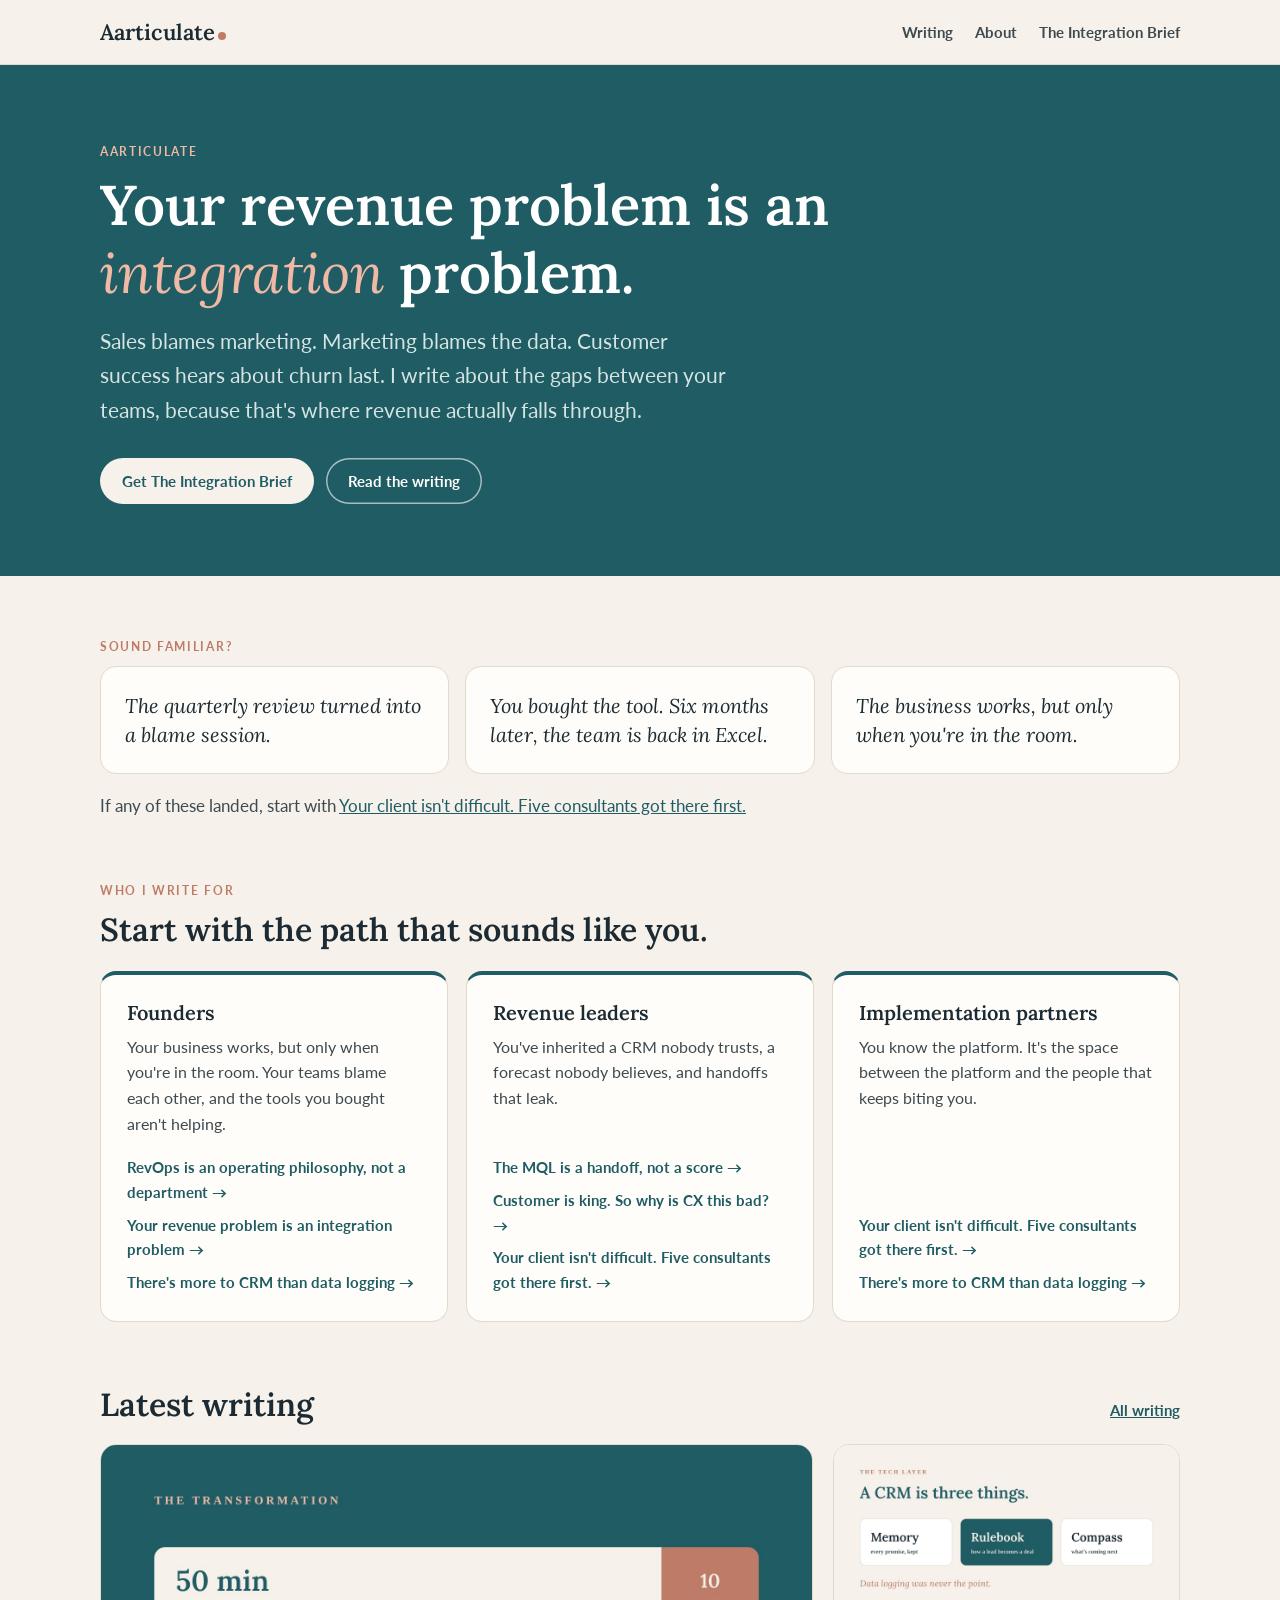
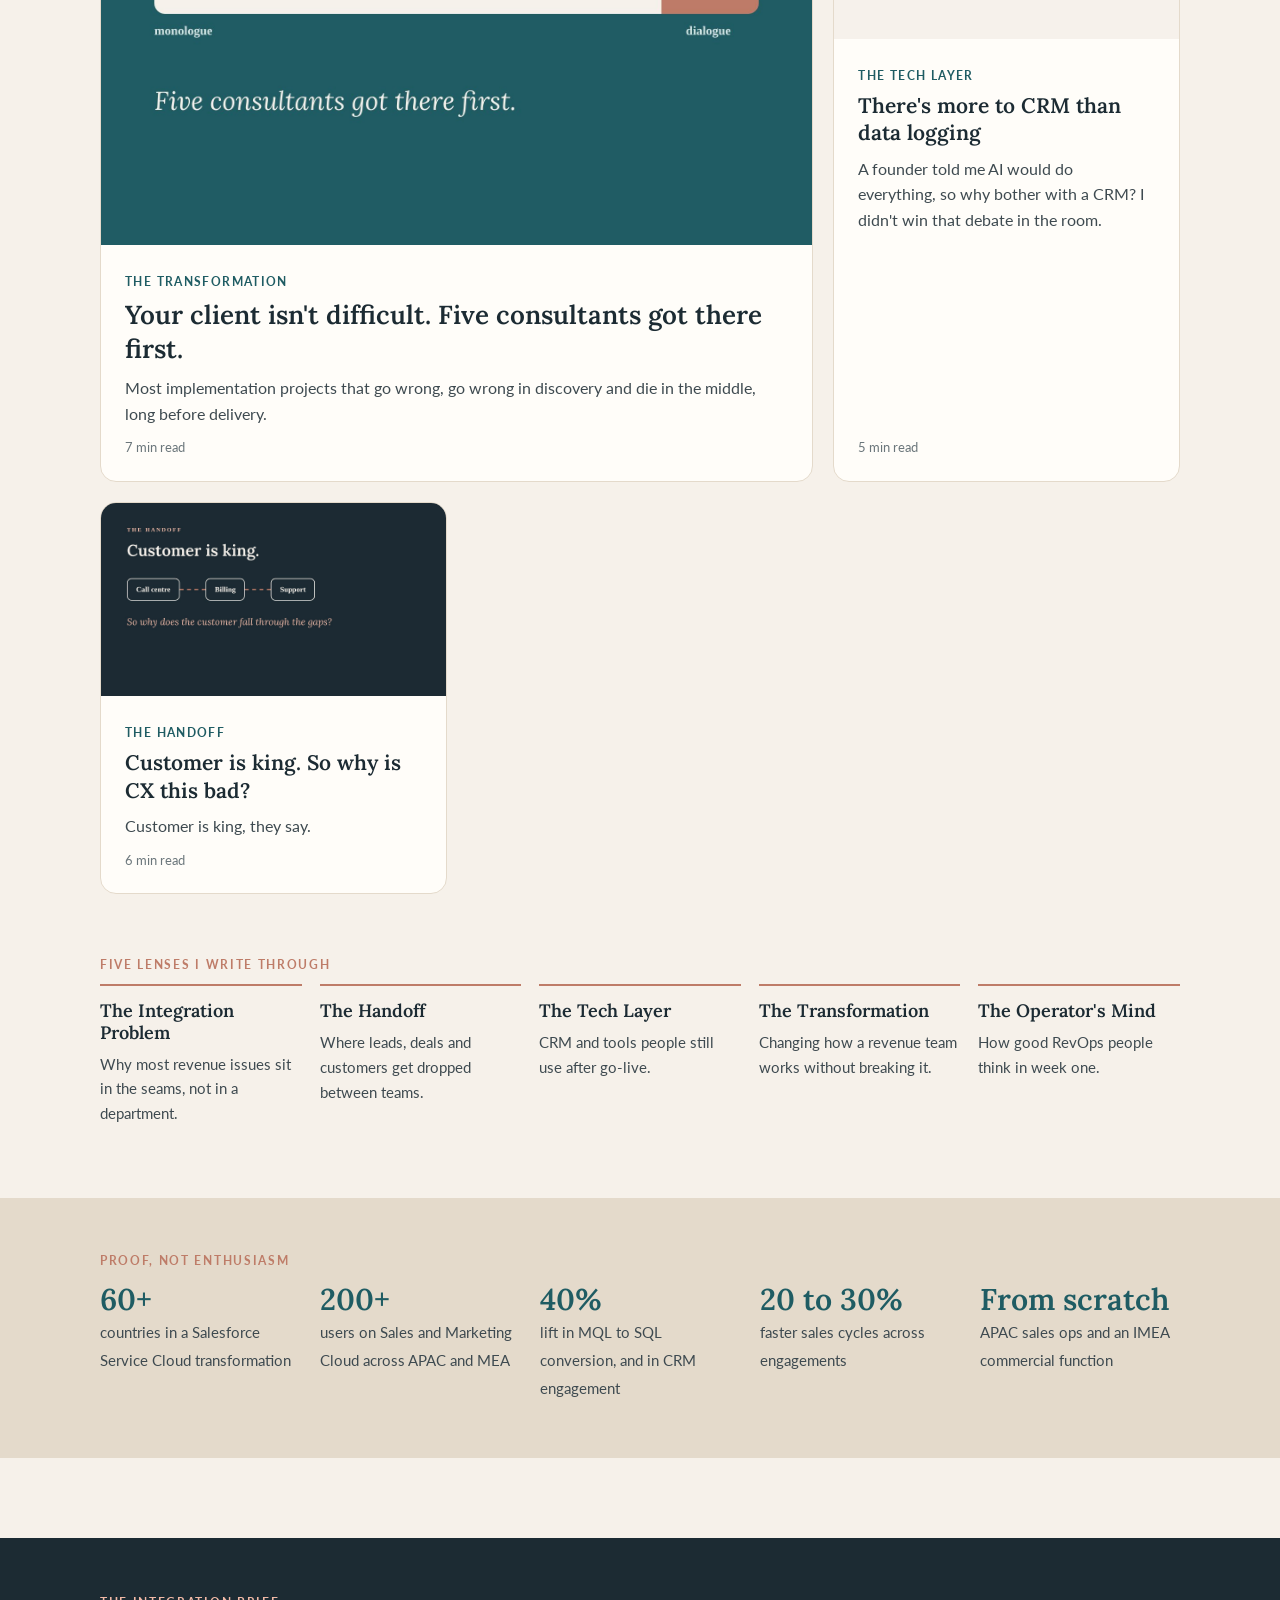
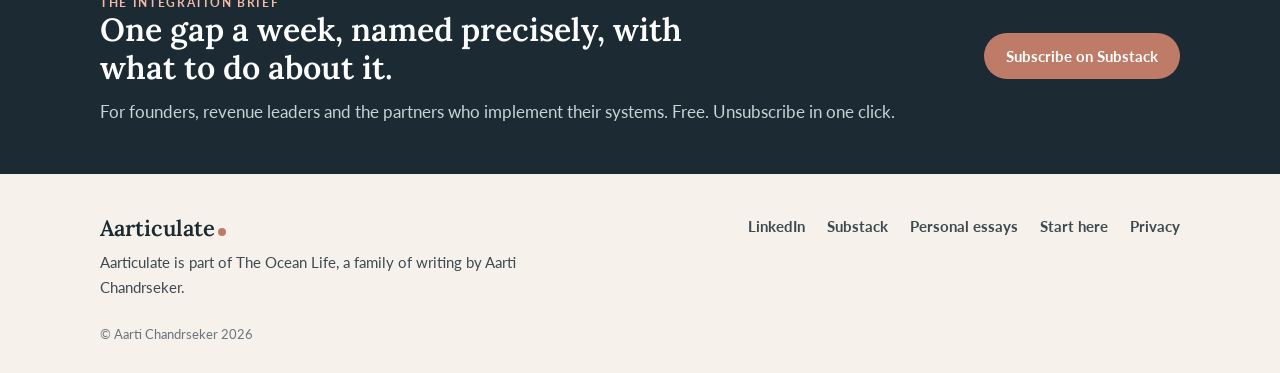
<file: index.html>
<!doctype html><html lang="en"><head><meta charset="utf-8"><meta name="viewport" content="width=device-width,initial-scale=1">
<title>Aarticulate | Your revenue problem is an integration problem</title><meta name="description" content="Aarti Chandrseker writes about the gaps between sales, marketing, customer success and technology, where revenue actually falls through."><link rel="canonical" href="https://aarticulate.co/">
<meta property="og:title" content="Aarticulate | Your revenue problem is an integration problem"><meta property="og:description" content="Aarti Chandrseker writes about the gaps between sales, marketing, customer success and technology, where revenue actually falls through."><meta property="og:type" content="website"><meta property="og:url" content="https://aarticulate.co/"><meta property="og:image" content="https://aarticulate.co/covers/og-home.jpg"><meta name="twitter:card" content="summary_large_image">
<link rel="icon" href="/favicon.svg"><link rel="preconnect" href="https://fonts.googleapis.com"><link rel="preconnect" href="https://fonts.gstatic.com" crossorigin>
<link href="https://fonts.googleapis.com/css2?family=Lato:wght@400;700&family=Lora:ital,wght@0,400;0,600;1,400&display=swap" rel="stylesheet">
<link rel="stylesheet" href="/s.css?v=9bfcce2f"><script type="application/ld+json">{"@context": "https://schema.org", "@type": "Person", "name": "Aarti Chandrseker", "url": "https://aarticulate.co", "jobTitle": "CRM Transformation and RevOps", "sameAs": ["https://www.linkedin.com/in/aarticshekar"]}</script></head><body>
<header class="top"><div class="wrap topin"><a class="logo" href="/">Aarticulate<span class="dot"></span></a><nav><a href="/writing/">Writing</a><a href="/about/">About</a><a href="/the-integration-brief/">The Integration Brief</a></nav></div></header>
<main><section class="hero"><div class="wrap"><p class="k">Aarticulate</p><h1>Your revenue problem is an <em>integration</em> problem.</h1>
<p class="lede">Sales blames marketing. Marketing blames the data. Customer success hears about churn last. I write about the gaps between your teams, because that's where revenue actually falls through.</p>
<div class="ctas"><a class="btn light" href="https://aarticshekar.substack.com/s/the-integration-layer">Get The Integration Brief</a><a class="btn ghost" href="/writing/">Read the writing</a></div></div></section>
<section class="wrap sec"><p class="k">Sound familiar?</p><div class="three">
<div class="q">The quarterly review turned into a blame session.</div><div class="q">You bought the tool. Six months later, the team is back in Excel.</div><div class="q">The business works, but only when you're in the room.</div></div>
<p class="after">If any of these landed, start with <a href="/writing/your-client-isnt-difficult/">Your client isn&#x27;t difficult. Five consultants got there first.</a></p></section>
<section class="wrap sec"><p class="k">Who I write for</p><h2 class="rh">Start with the path that sounds like you.</h2><div class="readers"><div class="rd"><h3>Founders</h3><p>Your business works, but only when you&#x27;re in the room. Your teams blame each other, and the tools you bought aren&#x27;t helping.</p><div class="rl"><a href="/writing/revops-is-an-operating-philosophy/">RevOps is an operating philosophy, not a department &rarr;</a><a href="/writing/integration-problem/">Your revenue problem is an integration problem &rarr;</a><a href="/writing/more-to-crm-than-data-logging/">There&#x27;s more to CRM than data logging &rarr;</a></div></div><div class="rd"><h3>Revenue leaders</h3><p>You&#x27;ve inherited a CRM nobody trusts, a forecast nobody believes, and handoffs that leak.</p><div class="rl"><a href="/writing/the-mql-is-a-handoff/">The MQL is a handoff, not a score &rarr;</a><a href="/writing/customer-is-king/">Customer is king. So why is CX this bad? &rarr;</a><a href="/writing/your-client-isnt-difficult/">Your client isn&#x27;t difficult. Five consultants got there first. &rarr;</a></div></div><div class="rd"><h3>Implementation partners</h3><p>You know the platform. It&#x27;s the space between the platform and the people that keeps biting you.</p><div class="rl"><a href="/writing/your-client-isnt-difficult/">Your client isn&#x27;t difficult. Five consultants got there first. &rarr;</a><a href="/writing/more-to-crm-than-data-logging/">There&#x27;s more to CRM than data logging &rarr;</a></div></div></div></section>
<section class="wrap sec"><div class="sh"><h2>Latest writing</h2><a href="/writing/">All writing</a></div><div class="grid"><a class="card" href="/writing/your-client-isnt-difficult/"><img src="/covers/your-client-isnt-difficult.jpg" alt="" width="1600" height="900" loading="lazy"><span class="lens">The Transformation</span><h3>Your client isn&#x27;t difficult. Five consultants got there first.</h3><p>Most implementation projects that go wrong, go wrong in discovery and die in the middle, long before delivery.</p><span class="meta">7 min read</span></a><a class="card" href="/writing/more-to-crm-than-data-logging/"><img src="/covers/more-to-crm-than-data-logging.jpg" alt="" width="1600" height="900" loading="lazy"><span class="lens">The Tech Layer</span><h3>There&#x27;s more to CRM than data logging</h3><p>A founder told me AI would do everything, so why bother with a CRM? I didn&#x27;t win that debate in the room.</p><span class="meta">5 min read</span></a><a class="card" href="/writing/customer-is-king/"><img src="/covers/customer-is-king.jpg" alt="" width="1600" height="900" loading="lazy"><span class="lens">The Handoff</span><h3>Customer is king. So why is CX this bad?</h3><p>Customer is king, they say.</p><span class="meta">6 min read</span></a></div></section>
<section class="wrap sec"><p class="k">Five lenses I write through</p><div class="lenses"><div><h3>The Integration Problem</h3><p>Why most revenue issues sit in the seams, not in a department.</p></div><div><h3>The Handoff</h3><p>Where leads, deals and customers get dropped between teams.</p></div><div><h3>The Tech Layer</h3><p>CRM and tools people still use after go-live.</p></div><div><h3>The Transformation</h3><p>Changing how a revenue team works without breaking it.</p></div><div><h3>The Operator&#x27;s Mind</h3><p>How good RevOps people think in week one.</p></div></div></section>
<section class="proof"><div class="wrap"><p class="k">Proof, not enthusiasm</p><ul class="pl">
<li><b>60+</b><span>countries in a Salesforce Service Cloud transformation</span></li><li><b>200+</b><span>users on Sales and Marketing Cloud across APAC and MEA</span></li>
<li><b>40%</b><span>lift in MQL to SQL conversion, and in CRM engagement</span></li><li><b>20 to 30%</b><span>faster sales cycles across engagements</span></li>
<li><b>From scratch</b><span>APAC sales ops and an IMEA commercial function</span></li></ul></div></section></main><section class="brief"><div class="wrap briefin"><div><p class="k">The Integration Brief</p><h2>One gap a week, named precisely, with what to do about it.</h2>
<p>For founders, revenue leaders and the partners who implement their systems. Free. Unsubscribe in one click.</p></div>
<a class="btn" href="https://aarticshekar.substack.com/s/the-integration-layer">Subscribe on Substack</a></div></section><footer class="foot"><div class="wrap footin"><div><a class="logo" href="/">Aarticulate<span class="dot"></span></a>
<p>Aarticulate is part of The Ocean Life, a family of writing by Aarti Chandrseker.</p></div>
<div class="fl"><a href="https://www.linkedin.com/in/aarticshekar">LinkedIn</a><a href="https://aarticshekar.substack.com/s/the-integration-layer">Substack</a><a href="https://www.aarti.blog/the-essays/">Personal essays</a><a href="/start/">Start here</a><a href="/privacy/">Privacy</a></div></div>
<div class="wrap copy">&copy; Aarti Chandrseker 2026</div></footer></body></html>
</file>
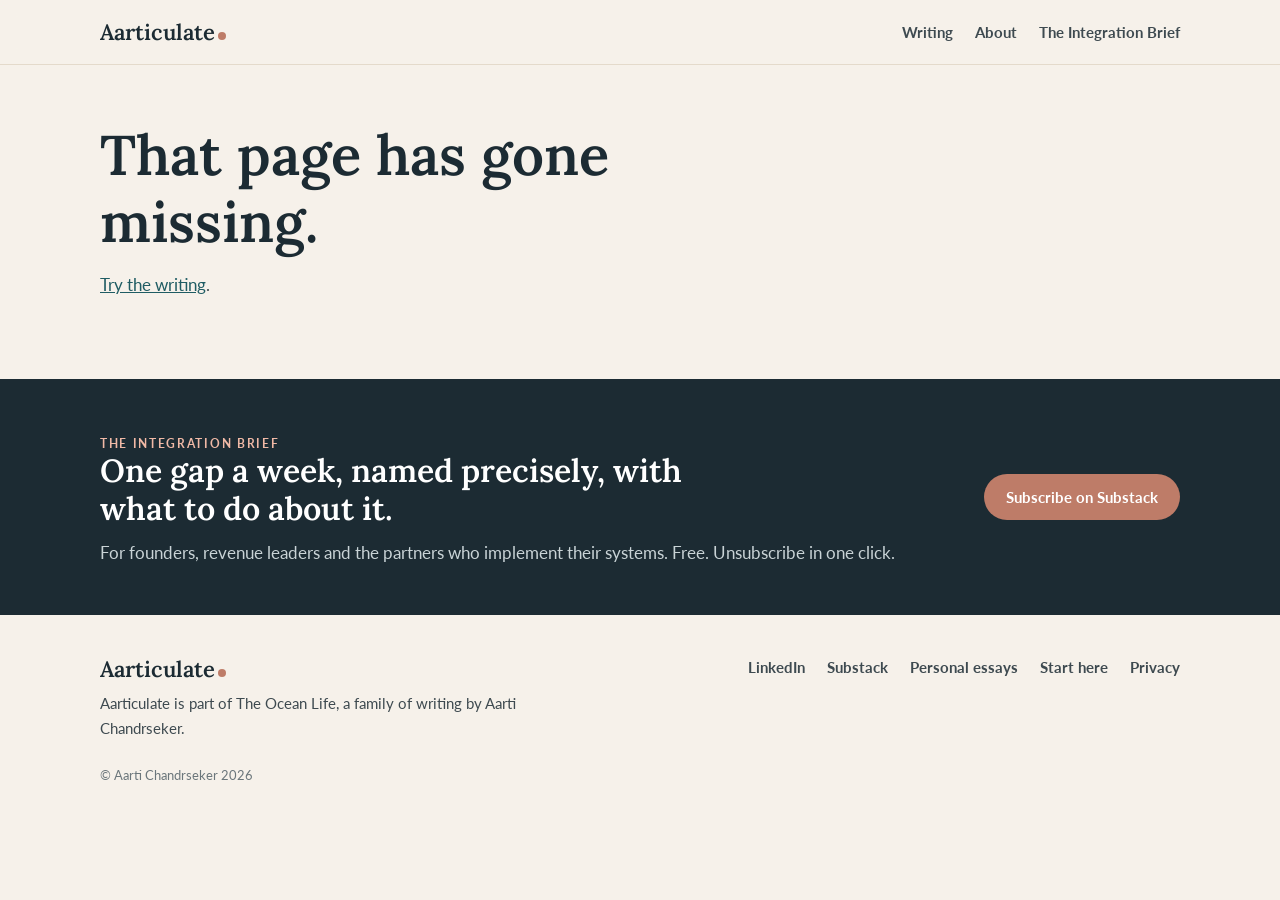
<file: 404/index.html>
<!doctype html><html lang="en"><head><meta charset="utf-8"><meta name="viewport" content="width=device-width,initial-scale=1">
<title>Not found | Aarticulate</title><meta name="description" content="Page not found."><link rel="canonical" href="https://aarticulate.co/404/">
<meta name="robots" content="noindex"><meta property="og:title" content="Not found | Aarticulate"><meta property="og:description" content="Page not found."><meta property="og:type" content="website"><meta property="og:url" content="https://aarticulate.co/404/"><meta property="og:image" content="https://aarticulate.co/covers/og-home.jpg"><meta name="twitter:card" content="summary_large_image">
<link rel="icon" href="/favicon.svg"><link rel="preconnect" href="https://fonts.googleapis.com"><link rel="preconnect" href="https://fonts.gstatic.com" crossorigin>
<link href="https://fonts.googleapis.com/css2?family=Lato:wght@400;700&family=Lora:ital,wght@0,400;0,600;1,400&display=swap" rel="stylesheet">
<link rel="stylesheet" href="/s.css?v=9bfcce2f"></head><body>
<header class="top"><div class="wrap topin"><a class="logo" href="/">Aarticulate<span class="dot"></span></a><nav><a href="/writing/">Writing</a><a href="/about/">About</a><a href="/the-integration-brief/">The Integration Brief</a></nav></div></header><main class="wrap"><div class="prose"><h1>That page has gone missing.</h1><p><a href="/writing/">Try the writing</a>.</p></div></main><section class="brief"><div class="wrap briefin"><div><p class="k">The Integration Brief</p><h2>One gap a week, named precisely, with what to do about it.</h2>
<p>For founders, revenue leaders and the partners who implement their systems. Free. Unsubscribe in one click.</p></div>
<a class="btn" href="https://aarticshekar.substack.com/s/the-integration-layer">Subscribe on Substack</a></div></section><footer class="foot"><div class="wrap footin"><div><a class="logo" href="/">Aarticulate<span class="dot"></span></a>
<p>Aarticulate is part of The Ocean Life, a family of writing by Aarti Chandrseker.</p></div>
<div class="fl"><a href="https://www.linkedin.com/in/aarticshekar">LinkedIn</a><a href="https://aarticshekar.substack.com/s/the-integration-layer">Substack</a><a href="https://www.aarti.blog/the-essays/">Personal essays</a><a href="/start/">Start here</a><a href="/privacy/">Privacy</a></div></div>
<div class="wrap copy">&copy; Aarti Chandrseker 2026</div></footer></body></html>
</file>
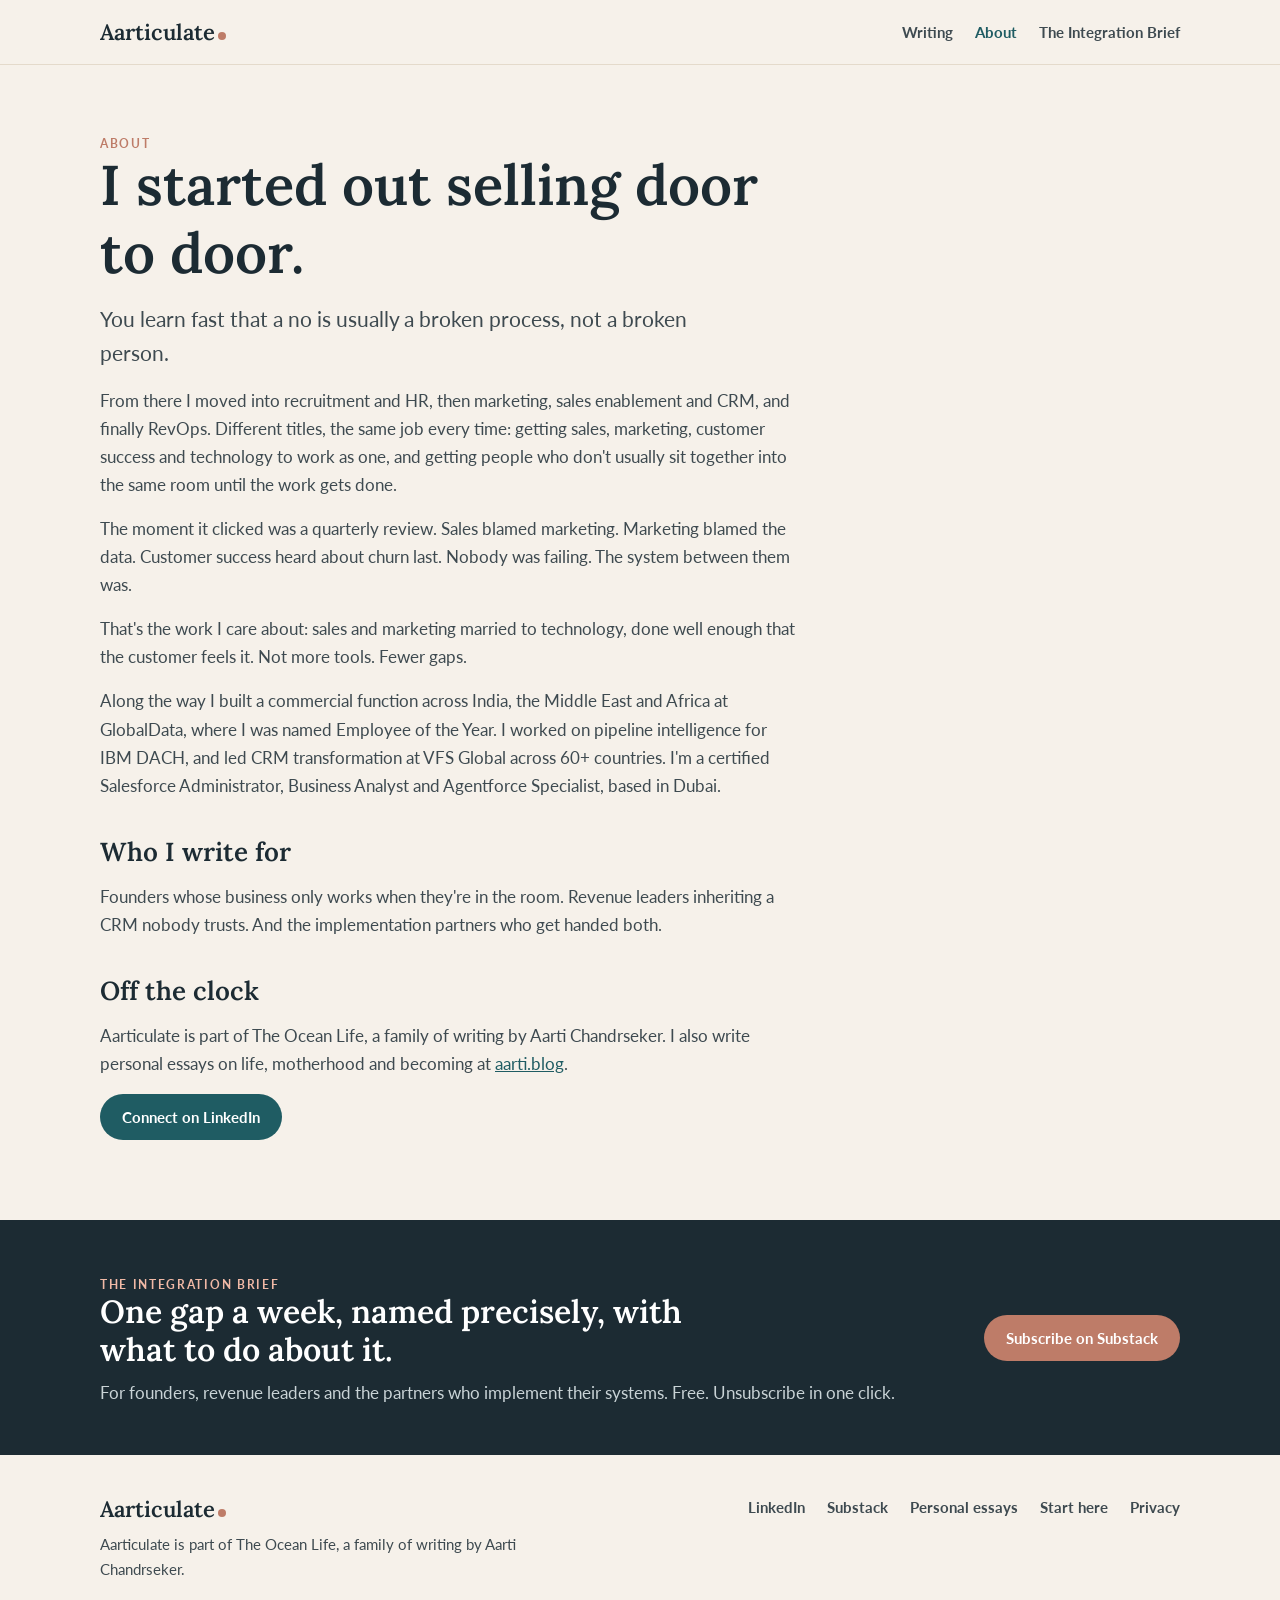
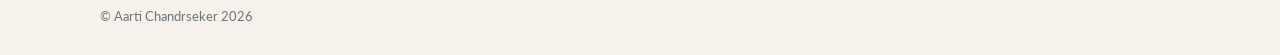
<file: about/index.html>
<!doctype html><html lang="en"><head><meta charset="utf-8"><meta name="viewport" content="width=device-width,initial-scale=1">
<title>About | Aarticulate</title><meta name="description" content="Aarti Chandrseker works on CRM transformation and RevOps, and writes about the gaps between teams."><link rel="canonical" href="https://aarticulate.co/about/">
<meta property="og:title" content="About | Aarticulate"><meta property="og:description" content="Aarti Chandrseker works on CRM transformation and RevOps, and writes about the gaps between teams."><meta property="og:type" content="website"><meta property="og:url" content="https://aarticulate.co/about/"><meta property="og:image" content="https://aarticulate.co/covers/og-home.jpg"><meta name="twitter:card" content="summary_large_image">
<link rel="icon" href="/favicon.svg"><link rel="preconnect" href="https://fonts.googleapis.com"><link rel="preconnect" href="https://fonts.gstatic.com" crossorigin>
<link href="https://fonts.googleapis.com/css2?family=Lato:wght@400;700&family=Lora:ital,wght@0,400;0,600;1,400&display=swap" rel="stylesheet">
<link rel="stylesheet" href="/s.css?v=9bfcce2f"></head><body>
<header class="top"><div class="wrap topin"><a class="logo" href="/">Aarticulate<span class="dot"></span></a><nav><a href="/writing/">Writing</a><a href="/about/" aria-current=page>About</a><a href="/the-integration-brief/">The Integration Brief</a></nav></div></header><main class="wrap"><div class="prose"><p class="k">About</p><h1>I started out selling door to door.</h1>
<p class="lede">You learn fast that a no is usually a broken process, not a broken person.</p>
<p>From there I moved into recruitment and HR, then marketing, sales enablement and CRM, and finally RevOps. Different titles, the same job every time: getting sales, marketing, customer success and technology to work as one, and getting people who don't usually sit together into the same room until the work gets done.</p>
<p>The moment it clicked was a quarterly review. Sales blamed marketing. Marketing blamed the data. Customer success heard about churn last. Nobody was failing. The system between them was.</p>
<p>That's the work I care about: sales and marketing married to technology, done well enough that the customer feels it. Not more tools. Fewer gaps.</p>
<p>Along the way I built a commercial function across India, the Middle East and Africa at GlobalData, where I was named Employee of the Year. I worked on pipeline intelligence for IBM DACH, and led CRM transformation at VFS Global across 60+ countries. I'm a certified Salesforce Administrator, Business Analyst and Agentforce Specialist, based in Dubai.</p>
<h2>Who I write for</h2><p>Founders whose business only works when they're in the room. Revenue leaders inheriting a CRM nobody trusts. And the implementation partners who get handed both.</p>
<h2>Off the clock</h2><p>Aarticulate is part of The Ocean Life, a family of writing by Aarti Chandrseker. I also write personal essays on life, motherhood and becoming at <a href="https://www.aarti.blog/the-essays/">aarti.blog</a>.</p>
<p><a class="btn" href="https://www.linkedin.com/in/aarticshekar">Connect on LinkedIn</a></p></div></main><section class="brief"><div class="wrap briefin"><div><p class="k">The Integration Brief</p><h2>One gap a week, named precisely, with what to do about it.</h2>
<p>For founders, revenue leaders and the partners who implement their systems. Free. Unsubscribe in one click.</p></div>
<a class="btn" href="https://aarticshekar.substack.com/s/the-integration-layer">Subscribe on Substack</a></div></section><footer class="foot"><div class="wrap footin"><div><a class="logo" href="/">Aarticulate<span class="dot"></span></a>
<p>Aarticulate is part of The Ocean Life, a family of writing by Aarti Chandrseker.</p></div>
<div class="fl"><a href="https://www.linkedin.com/in/aarticshekar">LinkedIn</a><a href="https://aarticshekar.substack.com/s/the-integration-layer">Substack</a><a href="https://www.aarti.blog/the-essays/">Personal essays</a><a href="/start/">Start here</a><a href="/privacy/">Privacy</a></div></div>
<div class="wrap copy">&copy; Aarti Chandrseker 2026</div></footer></body></html>
</file>
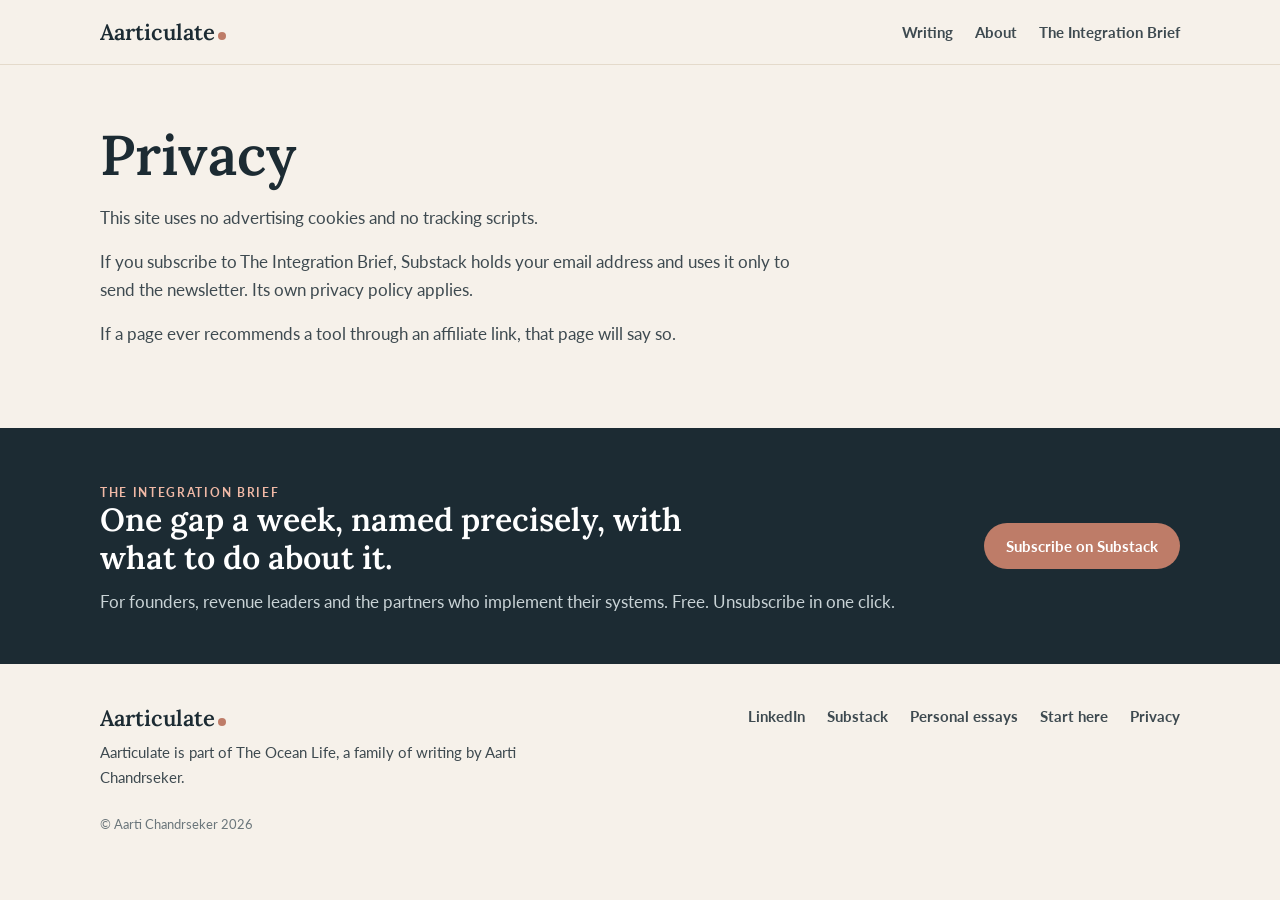
<file: privacy/index.html>
<!doctype html><html lang="en"><head><meta charset="utf-8"><meta name="viewport" content="width=device-width,initial-scale=1">
<title>Privacy | Aarticulate</title><meta name="description" content="Privacy policy for aarticulate.co."><link rel="canonical" href="https://aarticulate.co/privacy/">
<meta property="og:title" content="Privacy | Aarticulate"><meta property="og:description" content="Privacy policy for aarticulate.co."><meta property="og:type" content="website"><meta property="og:url" content="https://aarticulate.co/privacy/"><meta property="og:image" content="https://aarticulate.co/covers/og-home.jpg"><meta name="twitter:card" content="summary_large_image">
<link rel="icon" href="/favicon.svg"><link rel="preconnect" href="https://fonts.googleapis.com"><link rel="preconnect" href="https://fonts.gstatic.com" crossorigin>
<link href="https://fonts.googleapis.com/css2?family=Lato:wght@400;700&family=Lora:ital,wght@0,400;0,600;1,400&display=swap" rel="stylesheet">
<link rel="stylesheet" href="/s.css?v=9bfcce2f"></head><body>
<header class="top"><div class="wrap topin"><a class="logo" href="/">Aarticulate<span class="dot"></span></a><nav><a href="/writing/">Writing</a><a href="/about/">About</a><a href="/the-integration-brief/">The Integration Brief</a></nav></div></header><main class="wrap"><div class="prose"><h1>Privacy</h1><p>This site uses no advertising cookies and no tracking scripts.</p>
<p>If you subscribe to The Integration Brief, Substack holds your email address and uses it only to send the newsletter. Its own privacy policy applies.</p>
<p>If a page ever recommends a tool through an affiliate link, that page will say so.</p></div></main><section class="brief"><div class="wrap briefin"><div><p class="k">The Integration Brief</p><h2>One gap a week, named precisely, with what to do about it.</h2>
<p>For founders, revenue leaders and the partners who implement their systems. Free. Unsubscribe in one click.</p></div>
<a class="btn" href="https://aarticshekar.substack.com/s/the-integration-layer">Subscribe on Substack</a></div></section><footer class="foot"><div class="wrap footin"><div><a class="logo" href="/">Aarticulate<span class="dot"></span></a>
<p>Aarticulate is part of The Ocean Life, a family of writing by Aarti Chandrseker.</p></div>
<div class="fl"><a href="https://www.linkedin.com/in/aarticshekar">LinkedIn</a><a href="https://aarticshekar.substack.com/s/the-integration-layer">Substack</a><a href="https://www.aarti.blog/the-essays/">Personal essays</a><a href="/start/">Start here</a><a href="/privacy/">Privacy</a></div></div>
<div class="wrap copy">&copy; Aarti Chandrseker 2026</div></footer></body></html>
</file>
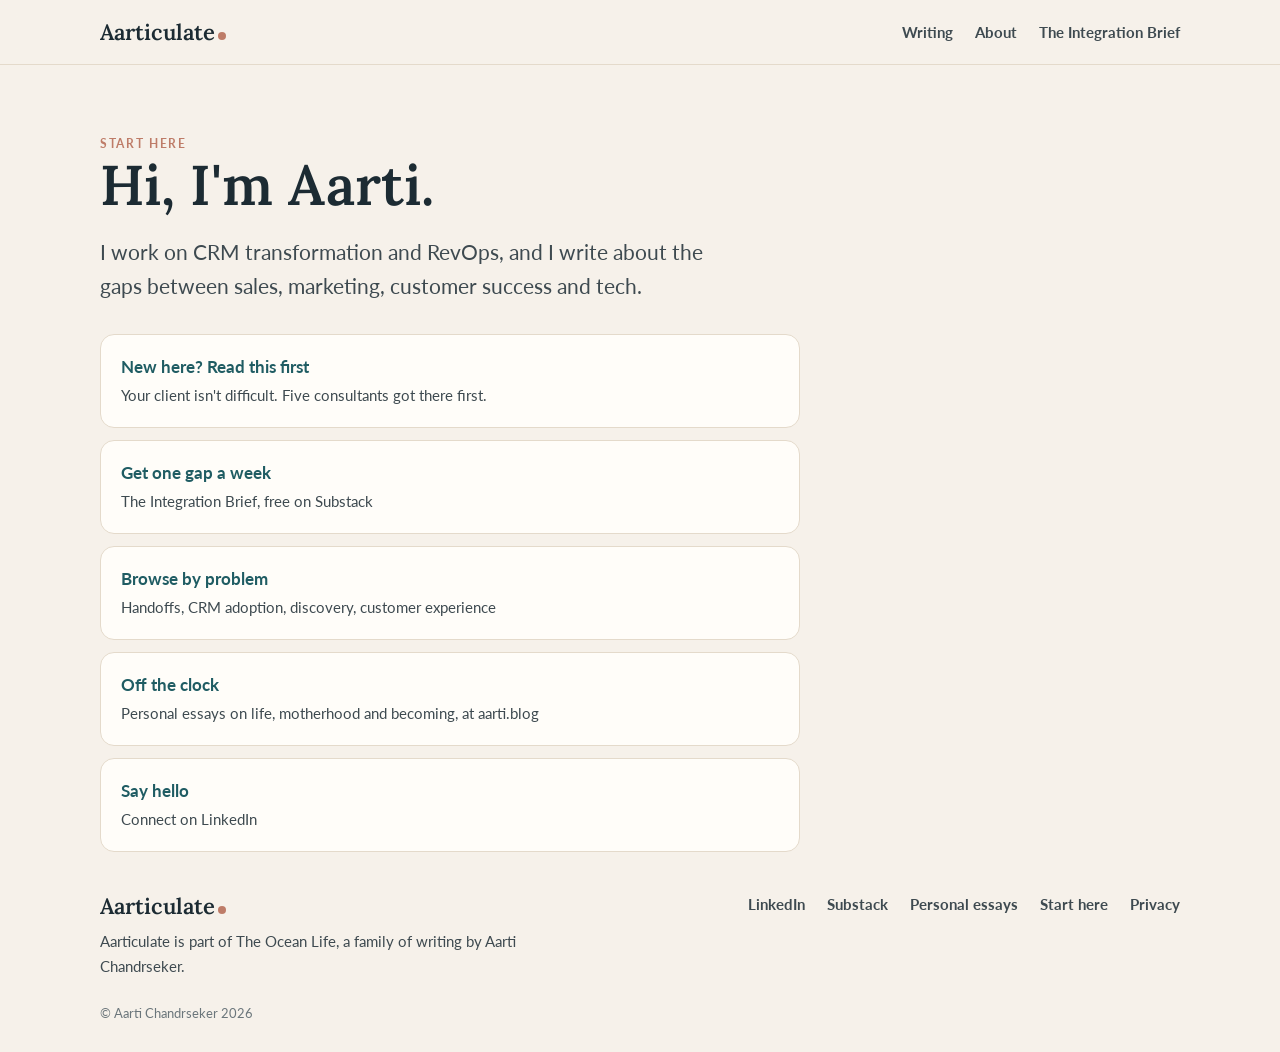
<file: start/index.html>
<!doctype html><html lang="en"><head><meta charset="utf-8"><meta name="viewport" content="width=device-width,initial-scale=1">
<title>Start here | Aarticulate</title><meta name="description" content="New here? Where to begin with Aarti Chandrseker&#x27;s writing on RevOps, CRM and customer experience."><link rel="canonical" href="https://aarticulate.co/start/">
<meta property="og:title" content="Start here | Aarticulate"><meta property="og:description" content="New here? Where to begin with Aarti Chandrseker&#x27;s writing on RevOps, CRM and customer experience."><meta property="og:type" content="website"><meta property="og:url" content="https://aarticulate.co/start/"><meta property="og:image" content="https://aarticulate.co/covers/og-home.jpg"><meta name="twitter:card" content="summary_large_image">
<link rel="icon" href="/favicon.svg"><link rel="preconnect" href="https://fonts.googleapis.com"><link rel="preconnect" href="https://fonts.gstatic.com" crossorigin>
<link href="https://fonts.googleapis.com/css2?family=Lato:wght@400;700&family=Lora:ital,wght@0,400;0,600;1,400&display=swap" rel="stylesheet">
<link rel="stylesheet" href="/s.css?v=9bfcce2f"></head><body>
<header class="top"><div class="wrap topin"><a class="logo" href="/">Aarticulate<span class="dot"></span></a><nav><a href="/writing/">Writing</a><a href="/about/">About</a><a href="/the-integration-brief/">The Integration Brief</a></nav></div></header><main class="wrap"><div class="prose"><p class="k">Start here</p><h1>Hi, I'm Aarti.</h1>
<p class="lede">I work on CRM transformation and RevOps, and I write about the gaps between sales, marketing, customer success and tech.</p>
<div class="links">
<a href="/writing/your-client-isnt-difficult/"><b>New here? Read this first</b><span>Your client isn&#x27;t difficult. Five consultants got there first.</span></a>
<a href="https://aarticshekar.substack.com/s/the-integration-layer"><b>Get one gap a week</b><span>The Integration Brief, free on Substack</span></a>
<a href="/writing/"><b>Browse by problem</b><span>Handoffs, CRM adoption, discovery, customer experience</span></a>
<a href="https://www.aarti.blog/the-essays/"><b>Off the clock</b><span>Personal essays on life, motherhood and becoming, at aarti.blog</span></a>
<a href="https://www.linkedin.com/in/aarticshekar"><b>Say hello</b><span>Connect on LinkedIn</span></a></div></div></main><footer class="foot"><div class="wrap footin"><div><a class="logo" href="/">Aarticulate<span class="dot"></span></a>
<p>Aarticulate is part of The Ocean Life, a family of writing by Aarti Chandrseker.</p></div>
<div class="fl"><a href="https://www.linkedin.com/in/aarticshekar">LinkedIn</a><a href="https://aarticshekar.substack.com/s/the-integration-layer">Substack</a><a href="https://www.aarti.blog/the-essays/">Personal essays</a><a href="/start/">Start here</a><a href="/privacy/">Privacy</a></div></div>
<div class="wrap copy">&copy; Aarti Chandrseker 2026</div></footer></body></html>
</file>
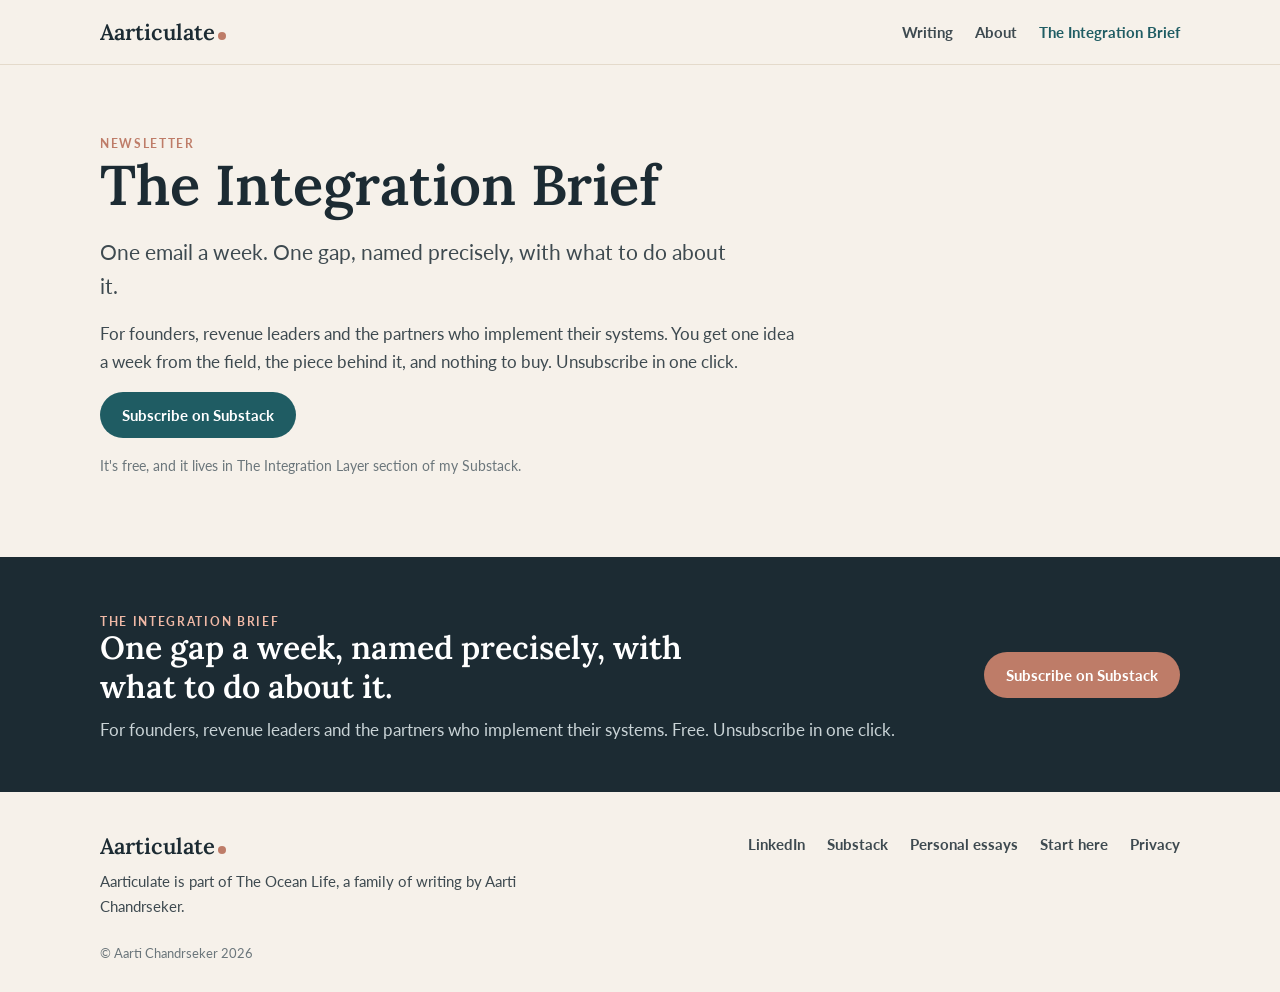
<file: the-integration-brief/index.html>
<!doctype html><html lang="en"><head><meta charset="utf-8"><meta name="viewport" content="width=device-width,initial-scale=1">
<title>The Integration Brief | Aarticulate</title><meta name="description" content="One email a week. One gap between sales, marketing, customer success and tech, named precisely, with what to do about it."><link rel="canonical" href="https://aarticulate.co/the-integration-brief/">
<meta property="og:title" content="The Integration Brief | Aarticulate"><meta property="og:description" content="One email a week. One gap between sales, marketing, customer success and tech, named precisely, with what to do about it."><meta property="og:type" content="website"><meta property="og:url" content="https://aarticulate.co/the-integration-brief/"><meta property="og:image" content="https://aarticulate.co/covers/og-home.jpg"><meta name="twitter:card" content="summary_large_image">
<link rel="icon" href="/favicon.svg"><link rel="preconnect" href="https://fonts.googleapis.com"><link rel="preconnect" href="https://fonts.gstatic.com" crossorigin>
<link href="https://fonts.googleapis.com/css2?family=Lato:wght@400;700&family=Lora:ital,wght@0,400;0,600;1,400&display=swap" rel="stylesheet">
<link rel="stylesheet" href="/s.css?v=9bfcce2f"></head><body>
<header class="top"><div class="wrap topin"><a class="logo" href="/">Aarticulate<span class="dot"></span></a><nav><a href="/writing/">Writing</a><a href="/about/">About</a><a href="/the-integration-brief/" aria-current=page>The Integration Brief</a></nav></div></header><main class="wrap"><div class="prose"><p class="k">Newsletter</p><h1>The Integration Brief</h1>
<p class="lede">One email a week. One gap, named precisely, with what to do about it.</p>
<p>For founders, revenue leaders and the partners who implement their systems. You get one idea a week from the field, the piece behind it, and nothing to buy. Unsubscribe in one click.</p>
<p><a class="btn" href="https://aarticshekar.substack.com/s/the-integration-layer">Subscribe on Substack</a></p><p class="fine">It's free, and it lives in The Integration Layer section of my Substack.</p></div></main><section class="brief"><div class="wrap briefin"><div><p class="k">The Integration Brief</p><h2>One gap a week, named precisely, with what to do about it.</h2>
<p>For founders, revenue leaders and the partners who implement their systems. Free. Unsubscribe in one click.</p></div>
<a class="btn" href="https://aarticshekar.substack.com/s/the-integration-layer">Subscribe on Substack</a></div></section><footer class="foot"><div class="wrap footin"><div><a class="logo" href="/">Aarticulate<span class="dot"></span></a>
<p>Aarticulate is part of The Ocean Life, a family of writing by Aarti Chandrseker.</p></div>
<div class="fl"><a href="https://www.linkedin.com/in/aarticshekar">LinkedIn</a><a href="https://aarticshekar.substack.com/s/the-integration-layer">Substack</a><a href="https://www.aarti.blog/the-essays/">Personal essays</a><a href="/start/">Start here</a><a href="/privacy/">Privacy</a></div></div>
<div class="wrap copy">&copy; Aarti Chandrseker 2026</div></footer></body></html>
</file>
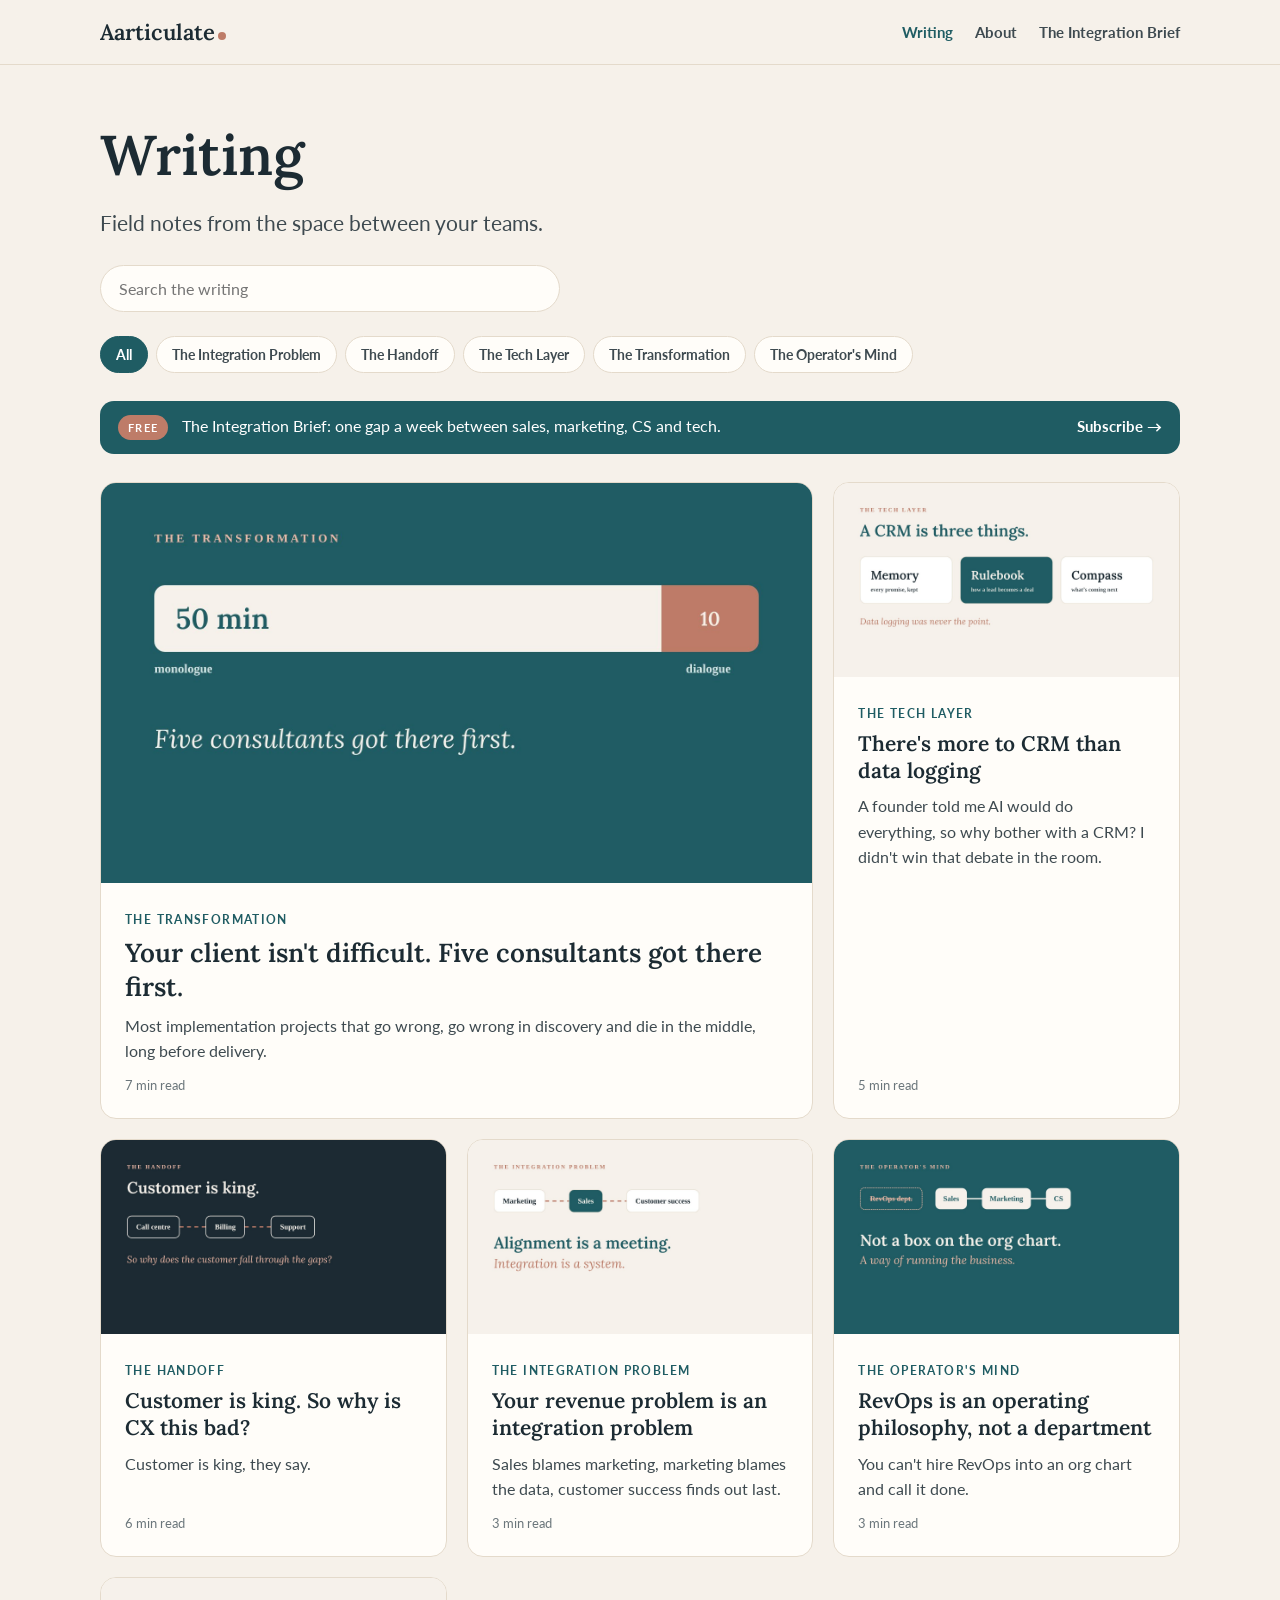
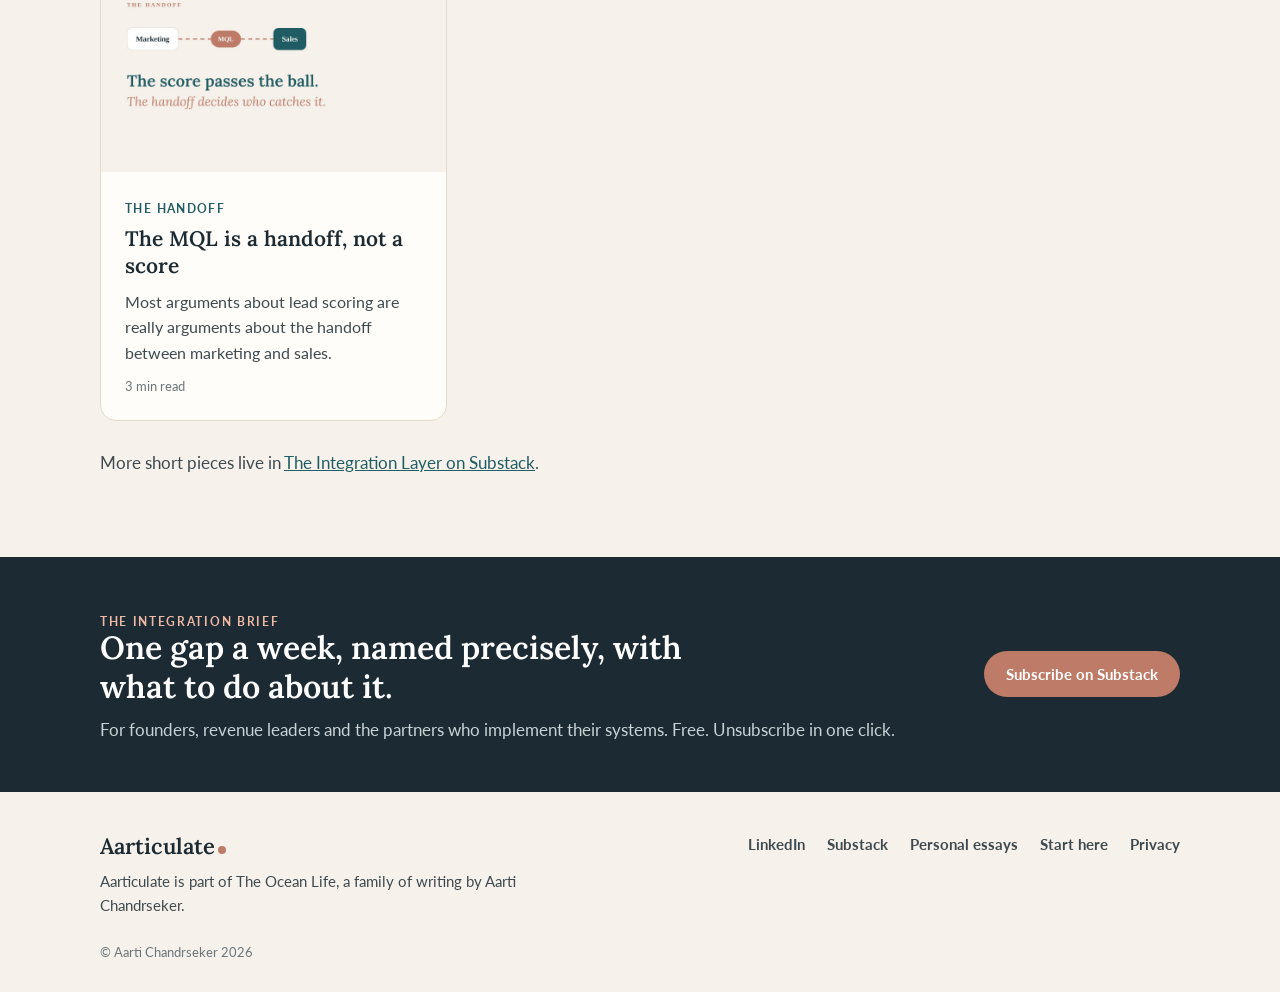
<file: writing/index.html>
<!doctype html><html lang="en"><head><meta charset="utf-8"><meta name="viewport" content="width=device-width,initial-scale=1">
<title>Writing | Aarticulate</title><meta name="description" content="Field notes from the space between sales, marketing, customer success and technology."><link rel="canonical" href="https://aarticulate.co/writing/">
<meta property="og:title" content="Writing | Aarticulate"><meta property="og:description" content="Field notes from the space between sales, marketing, customer success and technology."><meta property="og:type" content="website"><meta property="og:url" content="https://aarticulate.co/writing/"><meta property="og:image" content="https://aarticulate.co/covers/og-home.jpg"><meta name="twitter:card" content="summary_large_image">
<link rel="icon" href="/favicon.svg"><link rel="preconnect" href="https://fonts.googleapis.com"><link rel="preconnect" href="https://fonts.gstatic.com" crossorigin>
<link href="https://fonts.googleapis.com/css2?family=Lato:wght@400;700&family=Lora:ital,wght@0,400;0,600;1,400&display=swap" rel="stylesheet">
<link rel="stylesheet" href="/s.css?v=9bfcce2f"></head><body>
<header class="top"><div class="wrap topin"><a class="logo" href="/">Aarticulate<span class="dot"></span></a><nav><a href="/writing/" aria-current=page>Writing</a><a href="/about/">About</a><a href="/the-integration-brief/">The Integration Brief</a></nav></div></header>
<main class="wrap"><section class="intro"><h1>Writing</h1><p class="lede">Field notes from the space between your teams.</p>
<label class="vh" for="q">Search</label><input id="q" class="search" type="search" placeholder="Search the writing" autocomplete="off"><div class="filt" role="group" aria-label="Filter by lens"><button data-l="all" aria-pressed="true">All</button><button data-l="the-integration-problem" aria-pressed="false">The Integration Problem</button><button data-l="the-handoff" aria-pressed="false">The Handoff</button><button data-l="the-tech-layer" aria-pressed="false">The Tech Layer</button><button data-l="the-transformation" aria-pressed="false">The Transformation</button><button data-l="the-operator-s-mind" aria-pressed="false">The Operator&#x27;s Mind</button></div></section>
<a class="strip" href="https://aarticshekar.substack.com/s/the-integration-layer"><span class="sk">Free</span><span class="st">The Integration Brief: one gap a week between sales, marketing, CS and tech.</span><span class="sg">Subscribe &rarr;</span></a><div class="grid wl"><a class="card" data-l="the-transformation" data-t="your client isn&#x27;t difficult. five consultants got there first. most implementation projects that go wrong, go wrong in discovery and die in the middle, long before delivery. what keeps getting missed on both sides, what it really costs, and what i&#x27;d do differently. the transformation" href="/writing/your-client-isnt-difficult/"><img src="/covers/your-client-isnt-difficult.jpg" alt="" width="1600" height="900" loading="lazy"><span class="lens">The Transformation</span><h3>Your client isn&#x27;t difficult. Five consultants got there first.</h3><p>Most implementation projects that go wrong, go wrong in discovery and die in the middle, long before delivery.</p><span class="meta">7 min read</span></a><a class="card" data-l="the-tech-layer" data-t="there&#x27;s more to crm than data logging a founder told me ai would do everything, so why bother with a crm? i didn&#x27;t win that debate in the room. here&#x27;s what i&#x27;d say now. the tech layer" href="/writing/more-to-crm-than-data-logging/"><img src="/covers/more-to-crm-than-data-logging.jpg" alt="" width="1600" height="900" loading="lazy"><span class="lens">The Tech Layer</span><h3>There&#x27;s more to CRM than data logging</h3><p>A founder told me AI would do everything, so why bother with a CRM? I didn&#x27;t win that debate in the room.</p><span class="meta">5 min read</span></a><a class="card" data-l="the-handoff" data-t="customer is king. so why is cx this bad? customer is king, they say. so why is cx this bad? two of these i&#x27;m living through right now, the gap behind each one, and who should really own customer experience. the handoff" href="/writing/customer-is-king/"><img src="/covers/customer-is-king.jpg" alt="" width="1600" height="900" loading="lazy"><span class="lens">The Handoff</span><h3>Customer is king. So why is CX this bad?</h3><p>Customer is king, they say.</p><span class="meta">6 min read</span></a><a class="card" data-l="the-integration-problem" data-t="your revenue problem is an integration problem sales blames marketing, marketing blames the data, customer success finds out last. that&#x27;s rarely a people problem. it&#x27;s the gaps between your teams, and how to fix them without another hire. the integration problem" href="/writing/integration-problem/"><img src="/covers/integration-problem.jpg" alt="" width="1600" height="900" loading="lazy"><span class="lens">The Integration Problem</span><h3>Your revenue problem is an integration problem</h3><p>Sales blames marketing, marketing blames the data, customer success finds out last.</p><span class="meta">3 min read</span></a><a class="card" data-l="the-operator-s-mind" data-t="revops is an operating philosophy, not a department you can&#x27;t hire revops into an org chart and call it done. it&#x27;s how sales, marketing, customer success and tech agree to run as one system. the operator&#x27;s mind" href="/writing/revops-is-an-operating-philosophy/"><img src="/covers/revops-is-an-operating-philosophy.jpg" alt="" width="1600" height="900" loading="lazy"><span class="lens">The Operator&#x27;s Mind</span><h3>RevOps is an operating philosophy, not a department</h3><p>You can&#x27;t hire RevOps into an org chart and call it done.</p><span class="meta">3 min read</span></a><a class="card" data-l="the-handoff" data-t="the mql is a handoff, not a score most arguments about lead scoring are really arguments about the handoff between marketing and sales. fix the handoff and conversion follows. the handoff" href="/writing/the-mql-is-a-handoff/"><img src="/covers/the-mql-is-a-handoff.jpg" alt="" width="1600" height="900" loading="lazy"><span class="lens">The Handoff</span><h3>The MQL is a handoff, not a score</h3><p>Most arguments about lead scoring are really arguments about the handoff between marketing and sales.</p><span class="meta">3 min read</span></a></div>
<p class="more">More short pieces live in <a href="https://aarticshekar.substack.com/s/the-integration-layer">The Integration Layer on Substack</a>.</p></main>
<p class="none" hidden>Nothing yet on that. Try another word, or <a href="https://aarticshekar.substack.com/s/the-integration-layer">get The Integration Brief</a>.</p>
<script>let L='all';const q=document.getElementById('q');function f(){const t=q.value.trim().toLowerCase();let n=0;document.querySelectorAll('.wl .card').forEach(c=>{const ok=(L==='all'||c.dataset.l===L)&&(!t||c.dataset.t.includes(t));c.hidden=!ok;if(ok)n++});document.querySelector('.none').hidden=n>0}
q.oninput=f;document.querySelectorAll('.filt button').forEach(b=>b.onclick=()=>{L=b.dataset.l;document.querySelectorAll('.filt button').forEach(x=>x.setAttribute('aria-pressed',x===b));f()})</script><section class="brief"><div class="wrap briefin"><div><p class="k">The Integration Brief</p><h2>One gap a week, named precisely, with what to do about it.</h2>
<p>For founders, revenue leaders and the partners who implement their systems. Free. Unsubscribe in one click.</p></div>
<a class="btn" href="https://aarticshekar.substack.com/s/the-integration-layer">Subscribe on Substack</a></div></section><footer class="foot"><div class="wrap footin"><div><a class="logo" href="/">Aarticulate<span class="dot"></span></a>
<p>Aarticulate is part of The Ocean Life, a family of writing by Aarti Chandrseker.</p></div>
<div class="fl"><a href="https://www.linkedin.com/in/aarticshekar">LinkedIn</a><a href="https://aarticshekar.substack.com/s/the-integration-layer">Substack</a><a href="https://www.aarti.blog/the-essays/">Personal essays</a><a href="/start/">Start here</a><a href="/privacy/">Privacy</a></div></div>
<div class="wrap copy">&copy; Aarti Chandrseker 2026</div></footer></body></html>
</file>
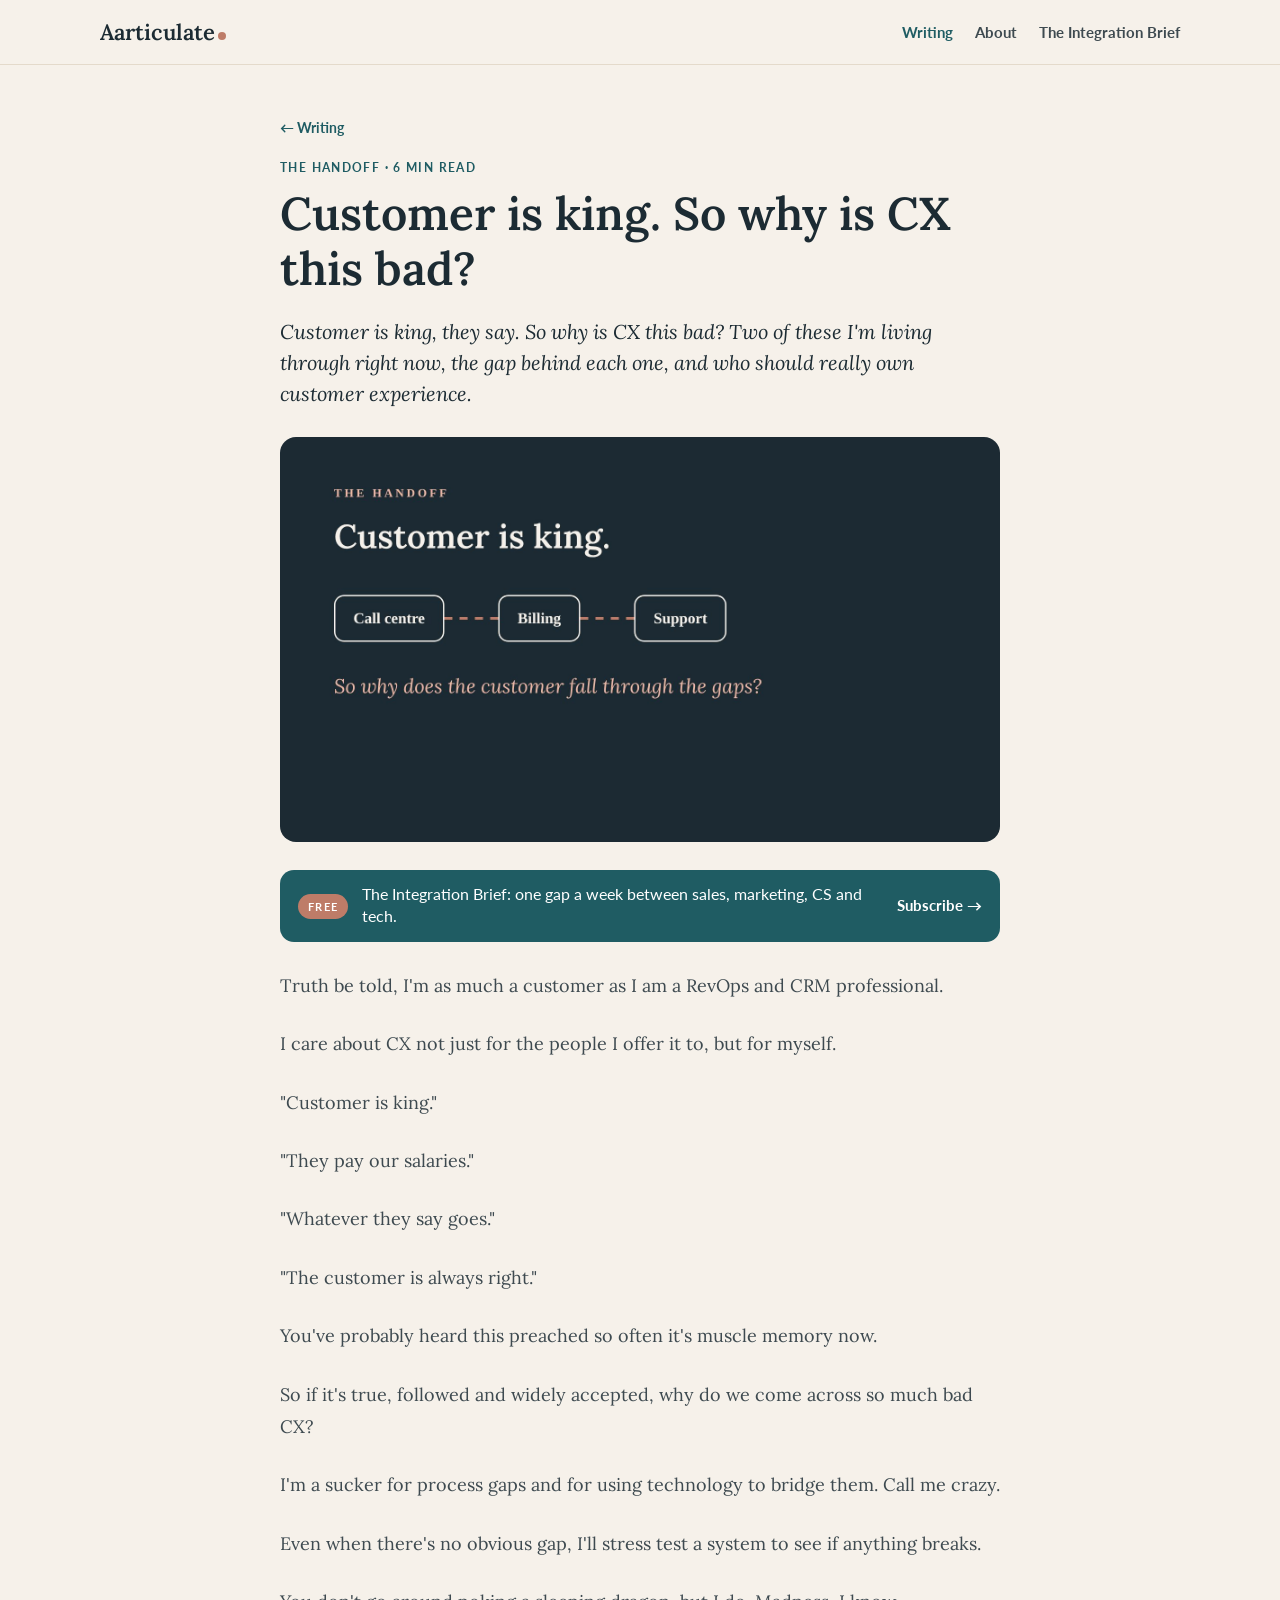
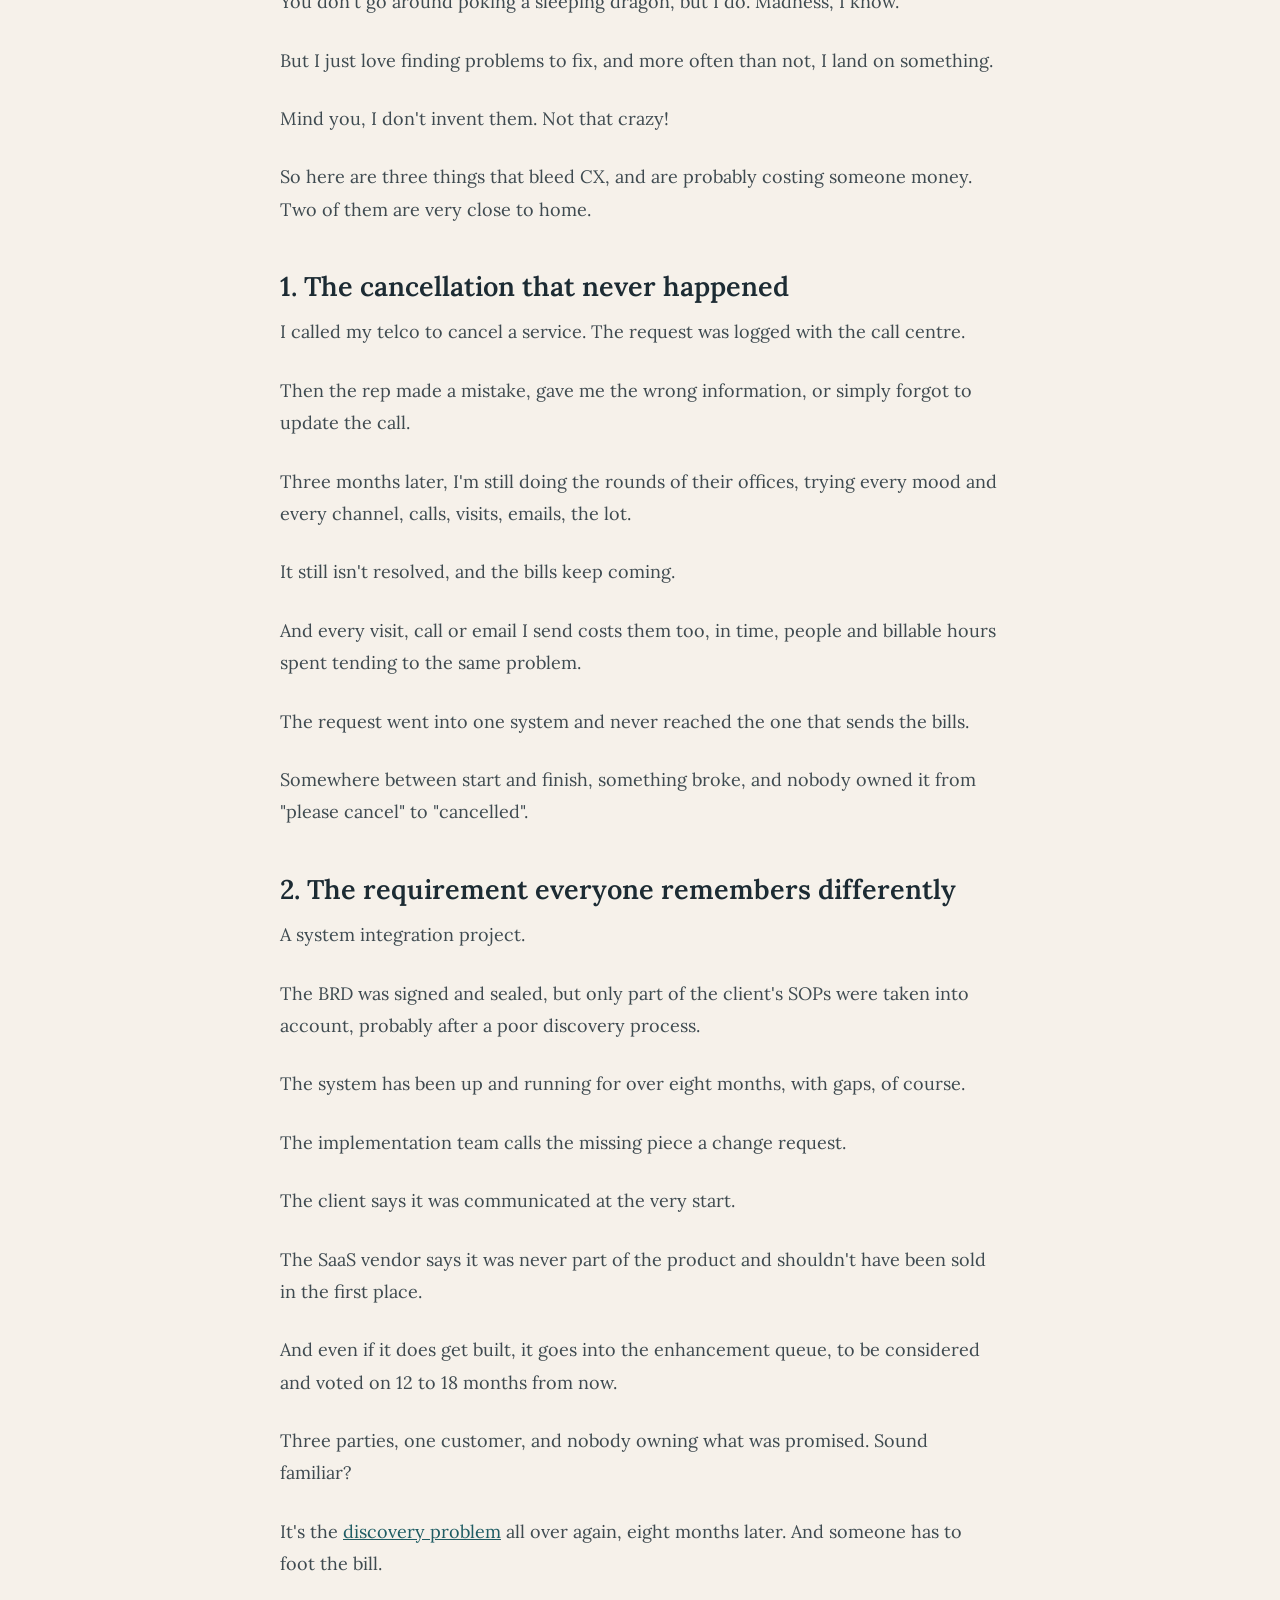
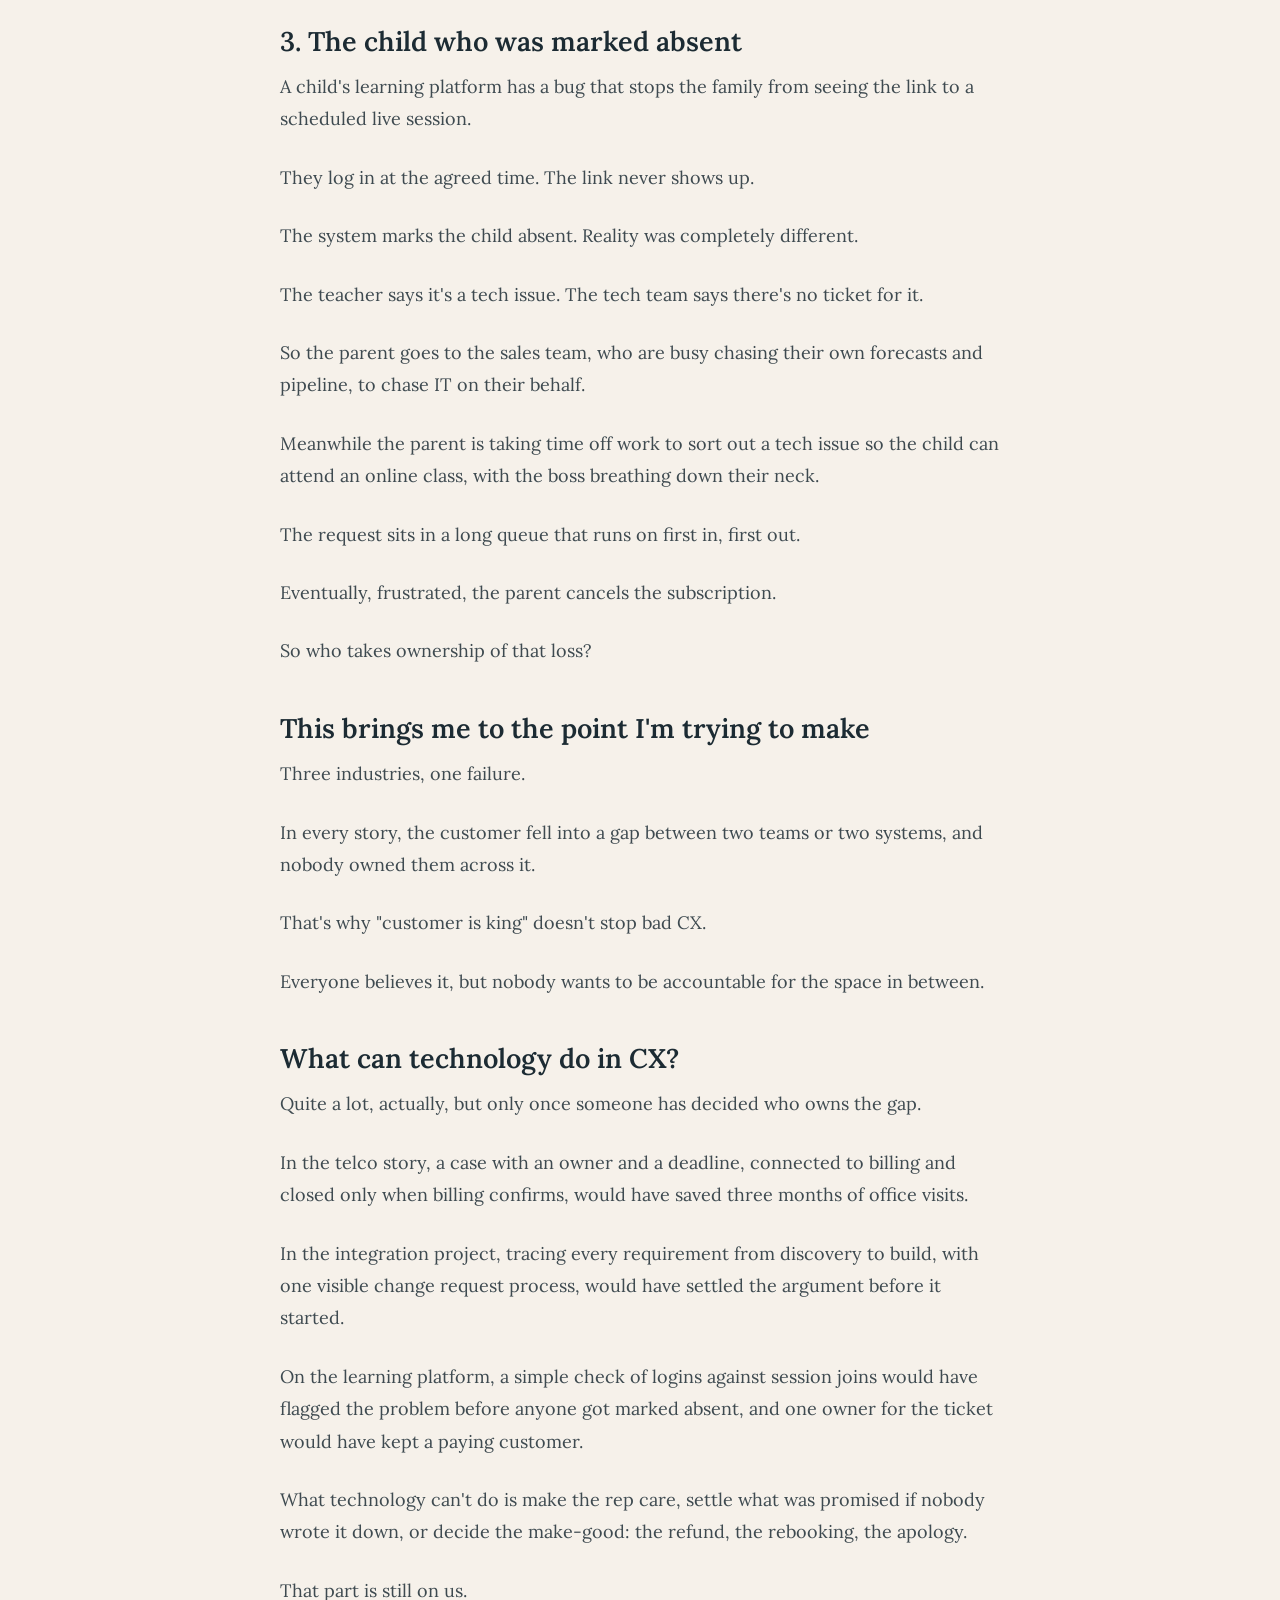
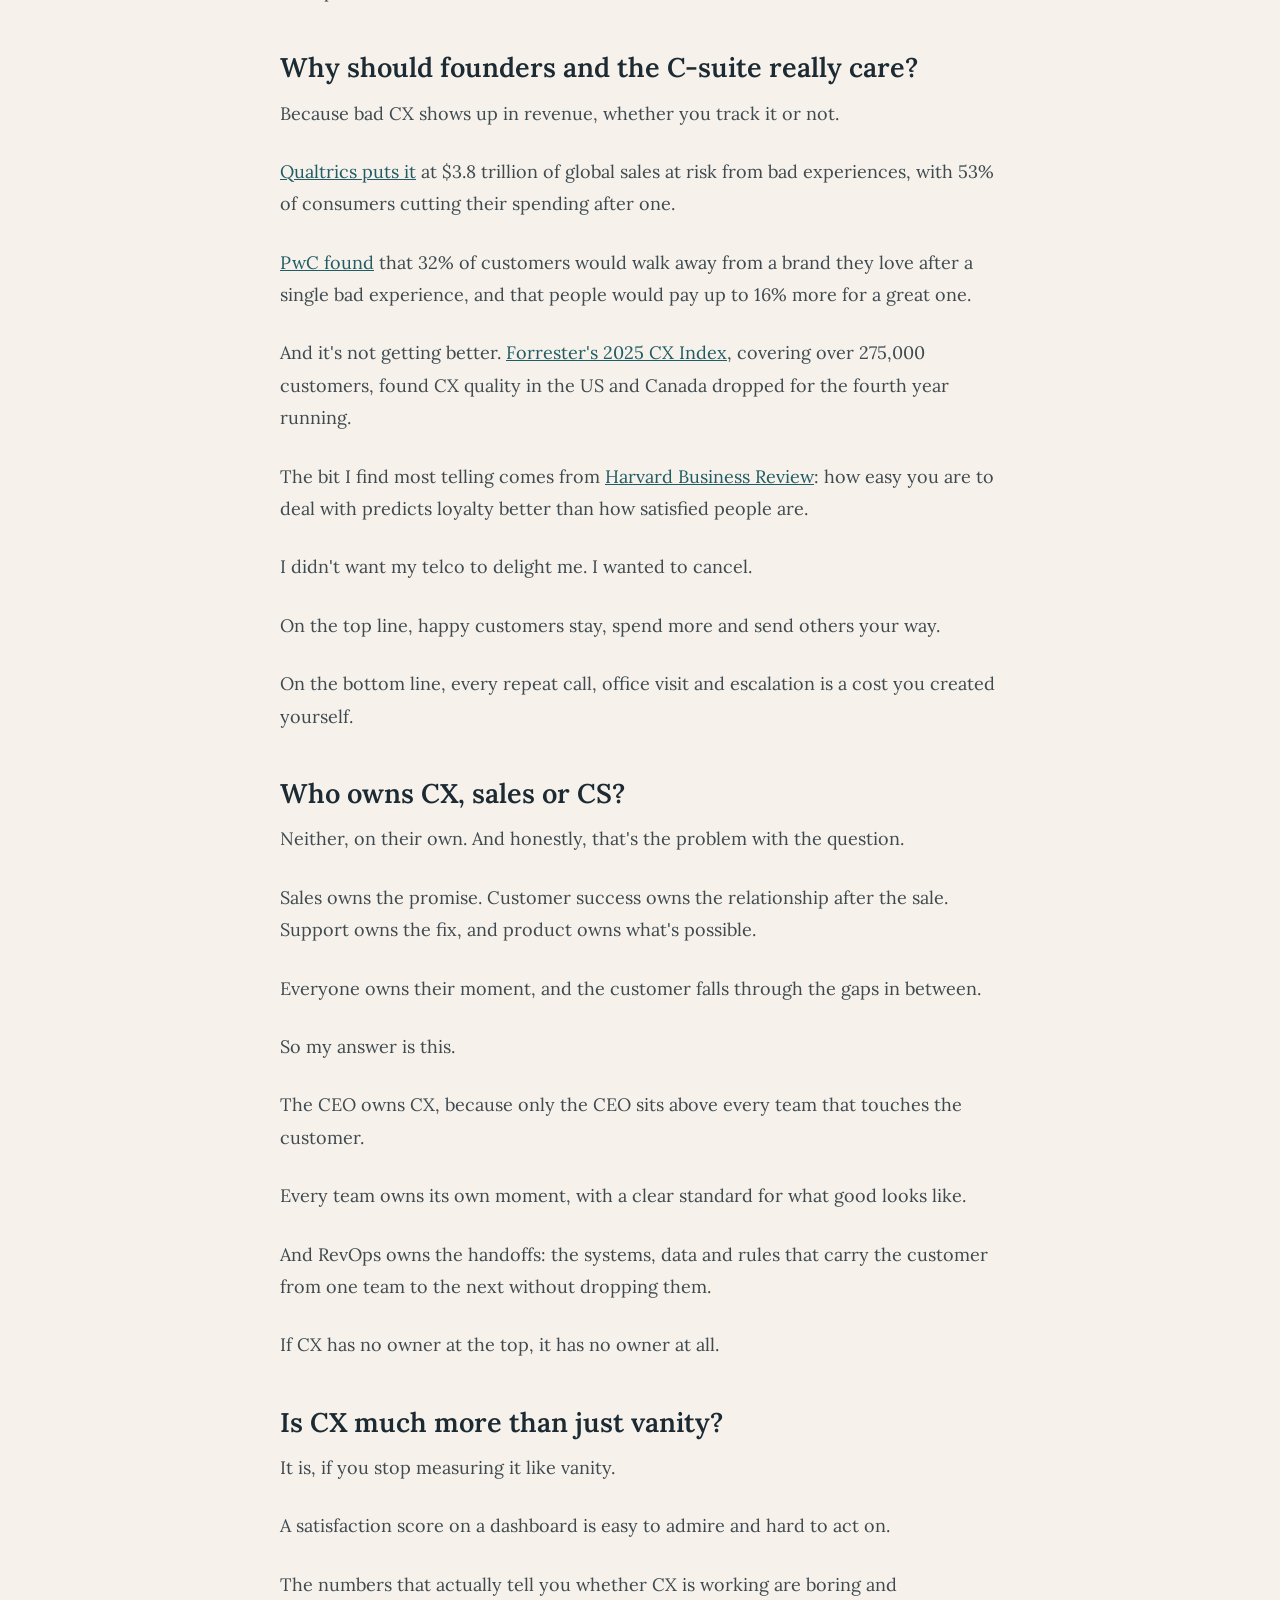
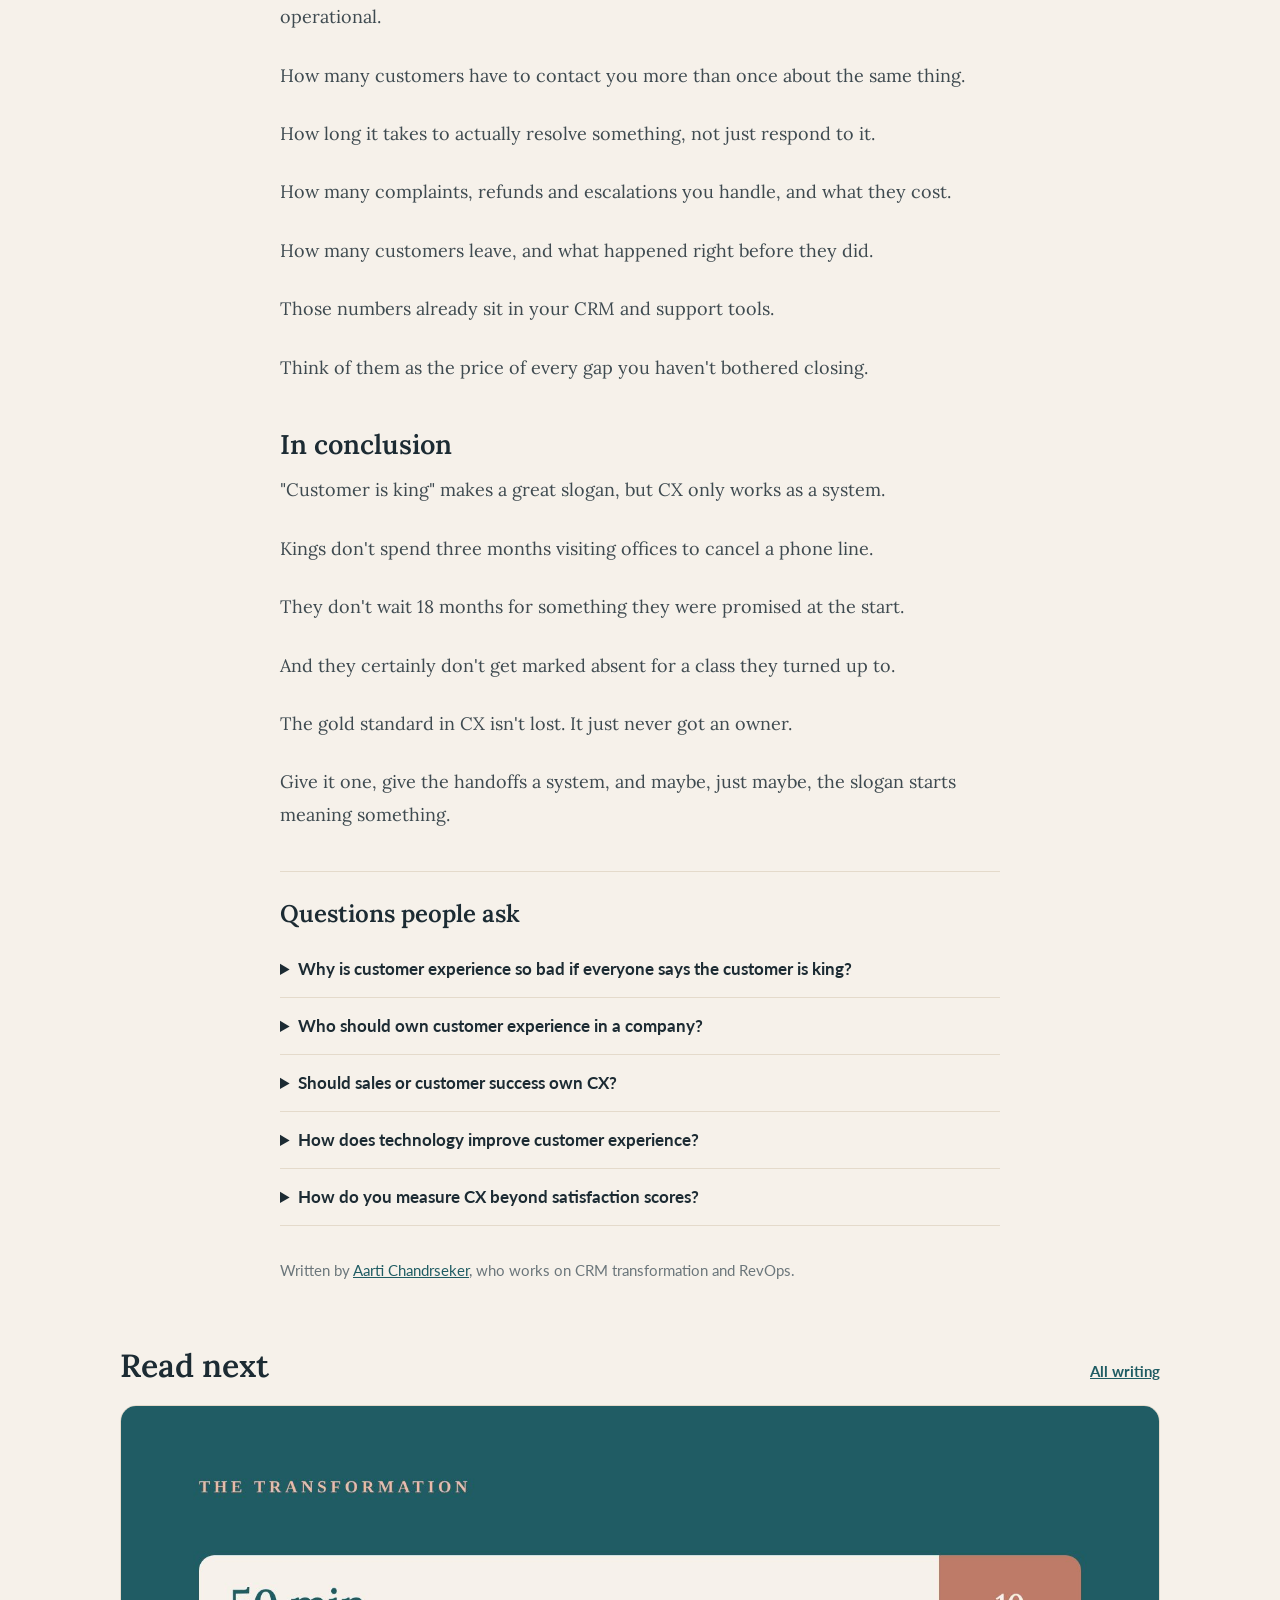
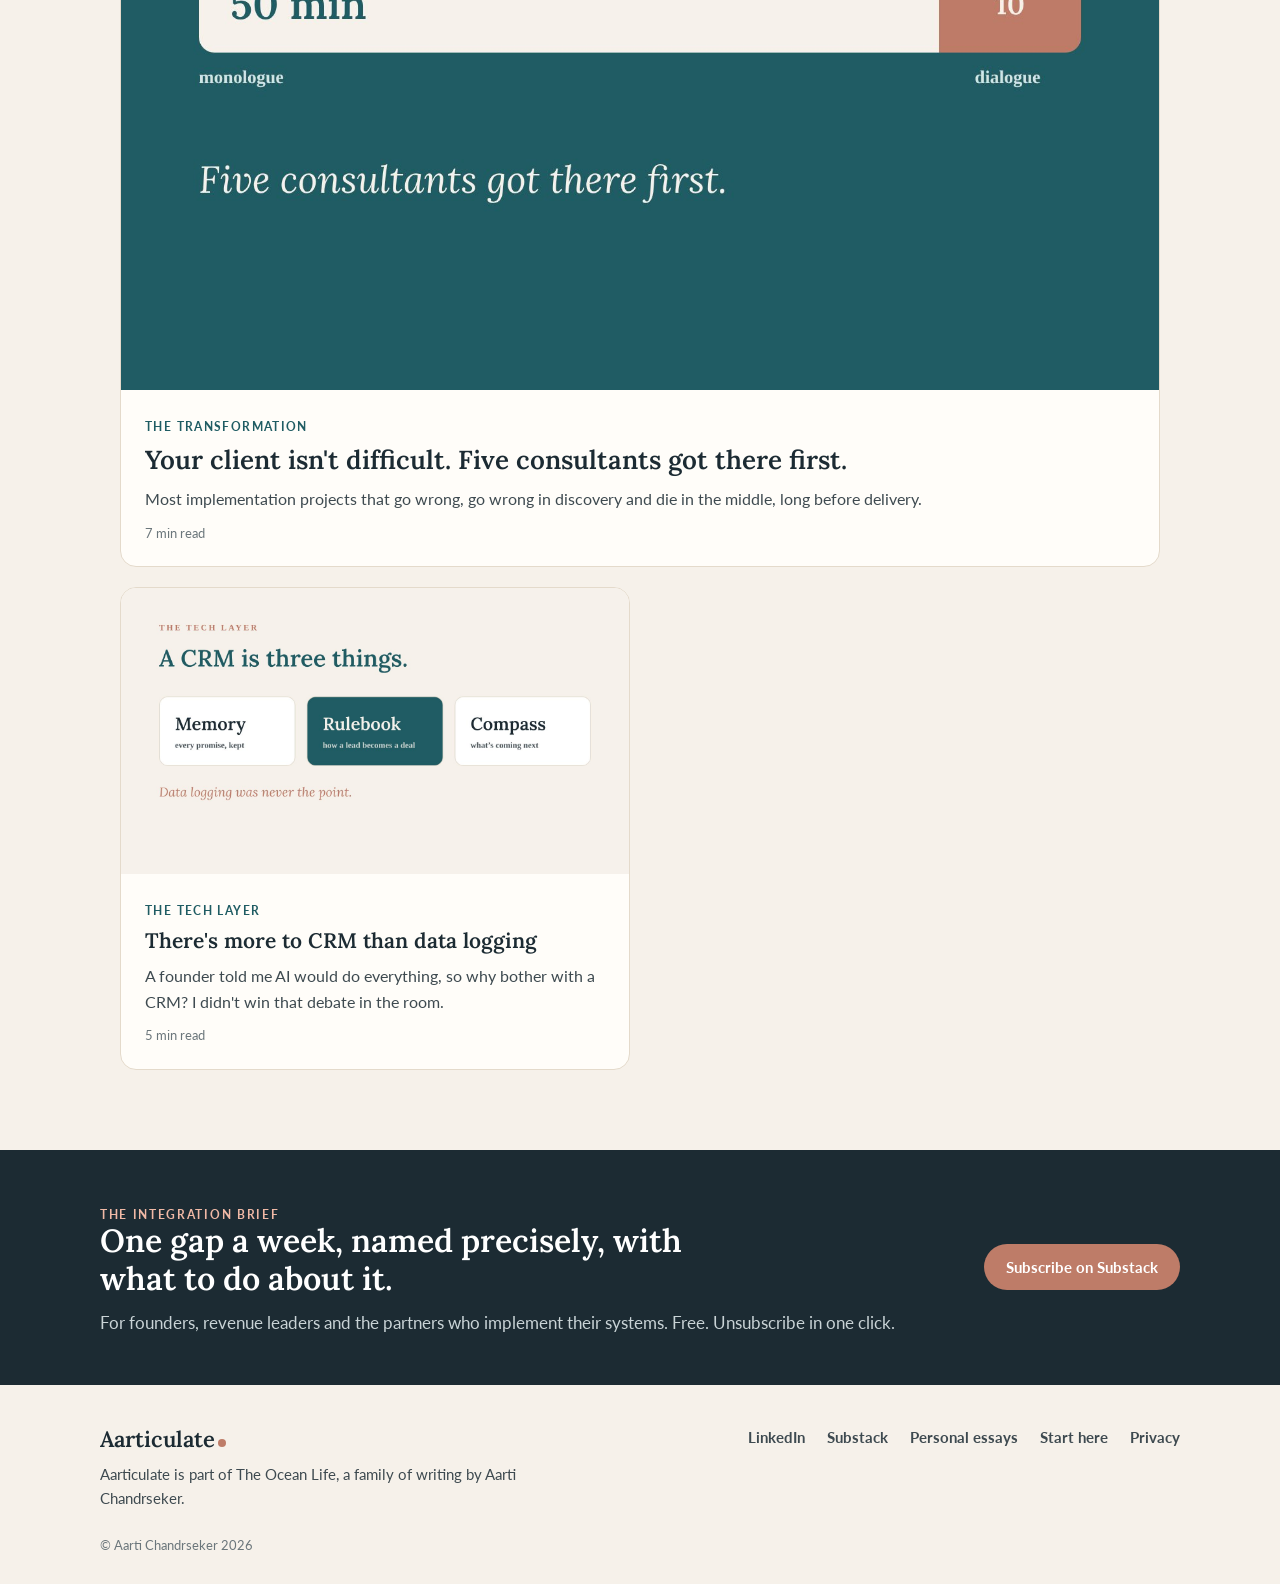
<file: writing/customer-is-king/index.html>
<!doctype html><html lang="en"><head><meta charset="utf-8"><meta name="viewport" content="width=device-width,initial-scale=1">
<title>Who Owns Customer Experience? Why CX Fails Between Teams | Aarticulate</title><meta name="description" content="Customer is king, they say. So why is CX this bad? Two of these I&#x27;m living through right now, the gap behind each one, and who should really own customer experience."><link rel="canonical" href="https://aarticulate.co/writing/customer-is-king/">
<meta property="og:title" content="Who Owns Customer Experience? Why CX Fails Between Teams | Aarticulate"><meta property="og:description" content="Customer is king, they say. So why is CX this bad? Two of these I&#x27;m living through right now, the gap behind each one, and who should really own customer experience."><meta property="og:type" content="website"><meta property="og:url" content="https://aarticulate.co/writing/customer-is-king/"><meta property="og:image" content="https://aarticulate.co/covers/customer-is-king.jpg"><meta name="twitter:card" content="summary_large_image">
<link rel="icon" href="/favicon.svg"><link rel="preconnect" href="https://fonts.googleapis.com"><link rel="preconnect" href="https://fonts.gstatic.com" crossorigin>
<link href="https://fonts.googleapis.com/css2?family=Lato:wght@400;700&family=Lora:ital,wght@0,400;0,600;1,400&display=swap" rel="stylesheet">
<link rel="stylesheet" href="/s.css?v=9bfcce2f"><script type="application/ld+json">{"@context": "https://schema.org", "@type": "Article", "headline": "Customer is king. So why is CX this bad?", "description": "Customer is king, they say. So why is CX this bad? Two of these I'm living through right now, the gap behind each one, and who should really own customer experience.", "author": {"@context": "https://schema.org", "@type": "Person", "name": "Aarti Chandrseker", "url": "https://aarticulate.co", "jobTitle": "CRM Transformation and RevOps", "sameAs": ["https://www.linkedin.com/in/aarticshekar"]}, "mainEntityOfPage": "https://aarticulate.co/writing/customer-is-king/"}</script><script type="application/ld+json">{"@context": "https://schema.org", "@type": "FAQPage", "mainEntity": [{"@type": "Question", "name": "Why is customer experience so bad if everyone says the customer is king?", "acceptedAnswer": {"@type": "Answer", "text": "Because most bad CX happens in the gaps between teams and systems, where nobody is accountable. Everyone believes in good service; nobody owns the handoff."}}, {"@type": "Question", "name": "Who should own customer experience in a company?", "acceptedAnswer": {"@type": "Answer", "text": "The CEO, because only the CEO sits above every team that touches the customer. Each team owns its own moment, and RevOps owns the systems and rules that carry customers between teams."}}, {"@type": "Question", "name": "Should sales or customer success own CX?", "acceptedAnswer": {"@type": "Answer", "text": "Neither on their own. Sales owns the promise and customer success owns the relationship after the sale. CX breaks in the handoff between them, so it needs an owner above both."}}, {"@type": "Question", "name": "How does technology improve customer experience?", "acceptedAnswer": {"@type": "Answer", "text": "It carries the customer across gaps: cases with owners and deadlines, connected systems, requirement tracing and real-time alerts. It can't decide who is accountable. People have to."}}, {"@type": "Question", "name": "How do you measure CX beyond satisfaction scores?", "acceptedAnswer": {"@type": "Answer", "text": "Track repeat contacts for the same issue, time to full resolution, the cost of complaints and refunds, and churn, along with what happened just before customers left."}}]}</script></head><body>
<header class="top"><div class="wrap topin"><a class="logo" href="/">Aarticulate<span class="dot"></span></a><nav><a href="/writing/" aria-current=page>Writing</a><a href="/about/">About</a><a href="/the-integration-brief/">The Integration Brief</a></nav></div></header>
<main class="wrap"><article class="post"><a class="back" href="/writing/">Writing</a><span class="lens">The Handoff &middot; 6 min read</span><h1>Customer is king. So why is CX this bad?</h1><p class="stand">Customer is king, they say. So why is CX this bad? Two of these I&#x27;m living through right now, the gap behind each one, and who should really own customer experience.</p><img class="cover" src="/covers/customer-is-king.jpg" alt="Customer is king. So why is CX this bad?" width="1600" height="900"><a class="strip" href="https://aarticshekar.substack.com/s/the-integration-layer"><span class="sk">Free</span><span class="st">The Integration Brief: one gap a week between sales, marketing, CS and tech.</span><span class="sg">Subscribe &rarr;</span></a>
<div class="body"><p>Truth be told, I'm as much a customer as I am a RevOps and CRM professional.</p>
<p>I care about CX not just for the people I offer it to, but for myself.</p>
<p>"Customer is king."</p>
<p>"They pay our salaries."</p>
<p>"Whatever they say goes."</p>
<p>"The customer is always right."</p>
<p>You've probably heard this preached so often it's muscle memory now.</p>
<p>So if it's true, followed and widely accepted, why do we come across so much bad CX?</p>
<p>I'm a sucker for process gaps and for using technology to bridge them. Call me crazy.</p>
<p>Even when there's no obvious gap, I'll stress test a system to see if anything breaks.</p>
<p>You don't go around poking a sleeping dragon, but I do. Madness, I know.</p>
<p>But I just love finding problems to fix, and more often than not, I land on something.</p>
<p>Mind you, I don't invent them. Not that crazy!</p>
<p>So here are three things that bleed CX, and are probably costing someone money. Two of them are very close to home.</p>
<h2>1. The cancellation that never happened</h2>
<p>I called my telco to cancel a service. The request was logged with the call centre.</p>
<p>Then the rep made a mistake, gave me the wrong information, or simply forgot to update the call.</p>
<p>Three months later, I'm still doing the rounds of their offices, trying every mood and every channel, calls, visits, emails, the lot.</p>
<p>It still isn't resolved, and the bills keep coming.</p>
<p>And every visit, call or email I send costs them too, in time, people and billable hours spent tending to the same problem.</p>
<p>The request went into one system and never reached the one that sends the bills.</p>
<p>Somewhere between start and finish, something broke, and nobody owned it from "please cancel" to "cancelled".</p>
<h2>2. The requirement everyone remembers differently</h2>
<p>A system integration project.</p>
<p>The BRD was signed and sealed, but only part of the client's SOPs were taken into account, probably after a poor discovery process.</p>
<p>The system has been up and running for over eight months, with gaps, of course.</p>
<p>The implementation team calls the missing piece a change request.</p>
<p>The client says it was communicated at the very start.</p>
<p>The SaaS vendor says it was never part of the product and shouldn't have been sold in the first place.</p>
<p>And even if it does get built, it goes into the enhancement queue, to be considered and voted on 12 to 18 months from now.</p>
<p>Three parties, one customer, and nobody owning what was promised. Sound familiar?</p>
<p>It's the <a href="/writing/your-client-isnt-difficult/">discovery problem</a> all over again, eight months later. And someone has to foot the bill.</p>
<h2>3. The child who was marked absent</h2>
<p>A child's learning platform has a bug that stops the family from seeing the link to a scheduled live session.</p>
<p>They log in at the agreed time. The link never shows up.</p>
<p>The system marks the child absent. Reality was completely different.</p>
<p>The teacher says it's a tech issue. The tech team says there's no ticket for it.</p>
<p>So the parent goes to the sales team, who are busy chasing their own forecasts and pipeline, to chase IT on their behalf.</p>
<p>Meanwhile the parent is taking time off work to sort out a tech issue so the child can attend an online class, with the boss breathing down their neck.</p>
<p>The request sits in a long queue that runs on first in, first out.</p>
<p>Eventually, frustrated, the parent cancels the subscription.</p>
<p>So who takes ownership of that loss?</p>
<h2>This brings me to the point I'm trying to make</h2>
<p>Three industries, one failure.</p>
<p>In every story, the customer fell into a gap between two teams or two systems, and nobody owned them across it.</p>
<p>That's why "customer is king" doesn't stop bad CX.</p>
<p>Everyone believes it, but nobody wants to be accountable for the space in between.</p>
<h2>What can technology do in CX?</h2>
<p>Quite a lot, actually, but only once someone has decided who owns the gap.</p>
<p>In the telco story, a case with an owner and a deadline, connected to billing and closed only when billing confirms, would have saved three months of office visits.</p>
<p>In the integration project, tracing every requirement from discovery to build, with one visible change request process, would have settled the argument before it started.</p>
<p>On the learning platform, a simple check of logins against session joins would have flagged the problem before anyone got marked absent, and one owner for the ticket would have kept a paying customer.</p>
<p>What technology can't do is make the rep care, settle what was promised if nobody wrote it down, or decide the make-good: the refund, the rebooking, the apology.</p>
<p>That part is still on us.</p>
<h2>Why should founders and the C-suite really care?</h2>
<p>Because bad CX shows up in revenue, whether you track it or not.</p>
<p><a href="https://www.qualtrics.com/news/bad-customer-experiences-put-nearly-4-trillion-at-risk-in-global-sales/">Qualtrics puts it</a> at $3.8 trillion of global sales at risk from bad experiences, with 53% of consumers cutting their spending after one.</p>
<p><a href="https://blog.adobe.com/en/publish/2018/04/05/new-study-finds-consumers-would-pay-more-for-better-cx-pwc">PwC found</a> that 32% of customers would walk away from a brand they love after a single bad experience, and that people would pay up to 16% more for a great one.</p>
<p>And it's not getting better. <a href="https://www.forrester.com/blogs/cx-index-2025-results">Forrester's 2025 CX Index</a>, covering over 275,000 customers, found CX quality in the US and Canada dropped for the fourth year running.</p>
<p>The bit I find most telling comes from <a href="https://store.hbr.org/product/stop-trying-to-delight-your-customers/R1007L">Harvard Business Review</a>: how easy you are to deal with predicts loyalty better than how satisfied people are.</p>
<p>I didn't want my telco to delight me. I wanted to cancel.</p>
<p>On the top line, happy customers stay, spend more and send others your way.</p>
<p>On the bottom line, every repeat call, office visit and escalation is a cost you created yourself.</p>
<h2>Who owns CX, sales or CS?</h2>
<p>Neither, on their own. And honestly, that's the problem with the question.</p>
<p>Sales owns the promise. Customer success owns the relationship after the sale. Support owns the fix, and product owns what's possible.</p>
<p>Everyone owns their moment, and the customer falls through the gaps in between.</p>
<p>So my answer is this.</p>
<p>The CEO owns CX, because only the CEO sits above every team that touches the customer.</p>
<p>Every team owns its own moment, with a clear standard for what good looks like.</p>
<p>And RevOps owns the handoffs: the systems, data and rules that carry the customer from one team to the next without dropping them.</p>
<p>If CX has no owner at the top, it has no owner at all.</p>
<h2>Is CX much more than just vanity?</h2>
<p>It is, if you stop measuring it like vanity.</p>
<p>A satisfaction score on a dashboard is easy to admire and hard to act on.</p>
<p>The numbers that actually tell you whether CX is working are boring and operational.</p>
<p>How many customers have to contact you more than once about the same thing.</p>
<p>How long it takes to actually resolve something, not just respond to it.</p>
<p>How many complaints, refunds and escalations you handle, and what they cost.</p>
<p>How many customers leave, and what happened right before they did.</p>
<p>Those numbers already sit in your CRM and support tools.</p>
<p>Think of them as the price of every gap you haven't bothered closing.</p>
<h2>In conclusion</h2>
<p>"Customer is king" makes a great slogan, but CX only works as a system.</p>
<p>Kings don't spend three months visiting offices to cancel a phone line.</p>
<p>They don't wait 18 months for something they were promised at the start.</p>
<p>And they certainly don't get marked absent for a class they turned up to.</p>
<p>The gold standard in CX isn't lost. It just never got an owner.</p>
<p>Give it one, give the handoffs a system, and maybe, just maybe, the slogan starts meaning something.</p></div><section class="faq"><h2>Questions people ask</h2><details><summary>Why is customer experience so bad if everyone says the customer is king?</summary><p>Because most bad CX happens in the gaps between teams and systems, where nobody is accountable. Everyone believes in good service; nobody owns the handoff.</p></details><details><summary>Who should own customer experience in a company?</summary><p>The CEO, because only the CEO sits above every team that touches the customer. Each team owns its own moment, and RevOps owns the systems and rules that carry customers between teams.</p></details><details><summary>Should sales or customer success own CX?</summary><p>Neither on their own. Sales owns the promise and customer success owns the relationship after the sale. CX breaks in the handoff between them, so it needs an owner above both.</p></details><details><summary>How does technology improve customer experience?</summary><p>It carries the customer across gaps: cases with owners and deadlines, connected systems, requirement tracing and real-time alerts. It can&#x27;t decide who is accountable. People have to.</p></details><details><summary>How do you measure CX beyond satisfaction scores?</summary><p>Track repeat contacts for the same issue, time to full resolution, the cost of complaints and refunds, and churn, along with what happened just before customers left.</p></details></section>
<p class="by">Written by <a href="/about/">Aarti Chandrseker</a>, who works on CRM transformation and RevOps.</p></article>
<section class="sec"><div class="sh"><h2>Read next</h2><a href="/writing/">All writing</a></div><div class="grid two"><a class="card" href="/writing/your-client-isnt-difficult/"><img src="/covers/your-client-isnt-difficult.jpg" alt="" width="1600" height="900" loading="lazy"><span class="lens">The Transformation</span><h3>Your client isn&#x27;t difficult. Five consultants got there first.</h3><p>Most implementation projects that go wrong, go wrong in discovery and die in the middle, long before delivery.</p><span class="meta">7 min read</span></a><a class="card" href="/writing/more-to-crm-than-data-logging/"><img src="/covers/more-to-crm-than-data-logging.jpg" alt="" width="1600" height="900" loading="lazy"><span class="lens">The Tech Layer</span><h3>There&#x27;s more to CRM than data logging</h3><p>A founder told me AI would do everything, so why bother with a CRM? I didn&#x27;t win that debate in the room.</p><span class="meta">5 min read</span></a></div></section></main><section class="brief"><div class="wrap briefin"><div><p class="k">The Integration Brief</p><h2>One gap a week, named precisely, with what to do about it.</h2>
<p>For founders, revenue leaders and the partners who implement their systems. Free. Unsubscribe in one click.</p></div>
<a class="btn" href="https://aarticshekar.substack.com/s/the-integration-layer">Subscribe on Substack</a></div></section><footer class="foot"><div class="wrap footin"><div><a class="logo" href="/">Aarticulate<span class="dot"></span></a>
<p>Aarticulate is part of The Ocean Life, a family of writing by Aarti Chandrseker.</p></div>
<div class="fl"><a href="https://www.linkedin.com/in/aarticshekar">LinkedIn</a><a href="https://aarticshekar.substack.com/s/the-integration-layer">Substack</a><a href="https://www.aarti.blog/the-essays/">Personal essays</a><a href="/start/">Start here</a><a href="/privacy/">Privacy</a></div></div>
<div class="wrap copy">&copy; Aarti Chandrseker 2026</div></footer></body></html>
</file>
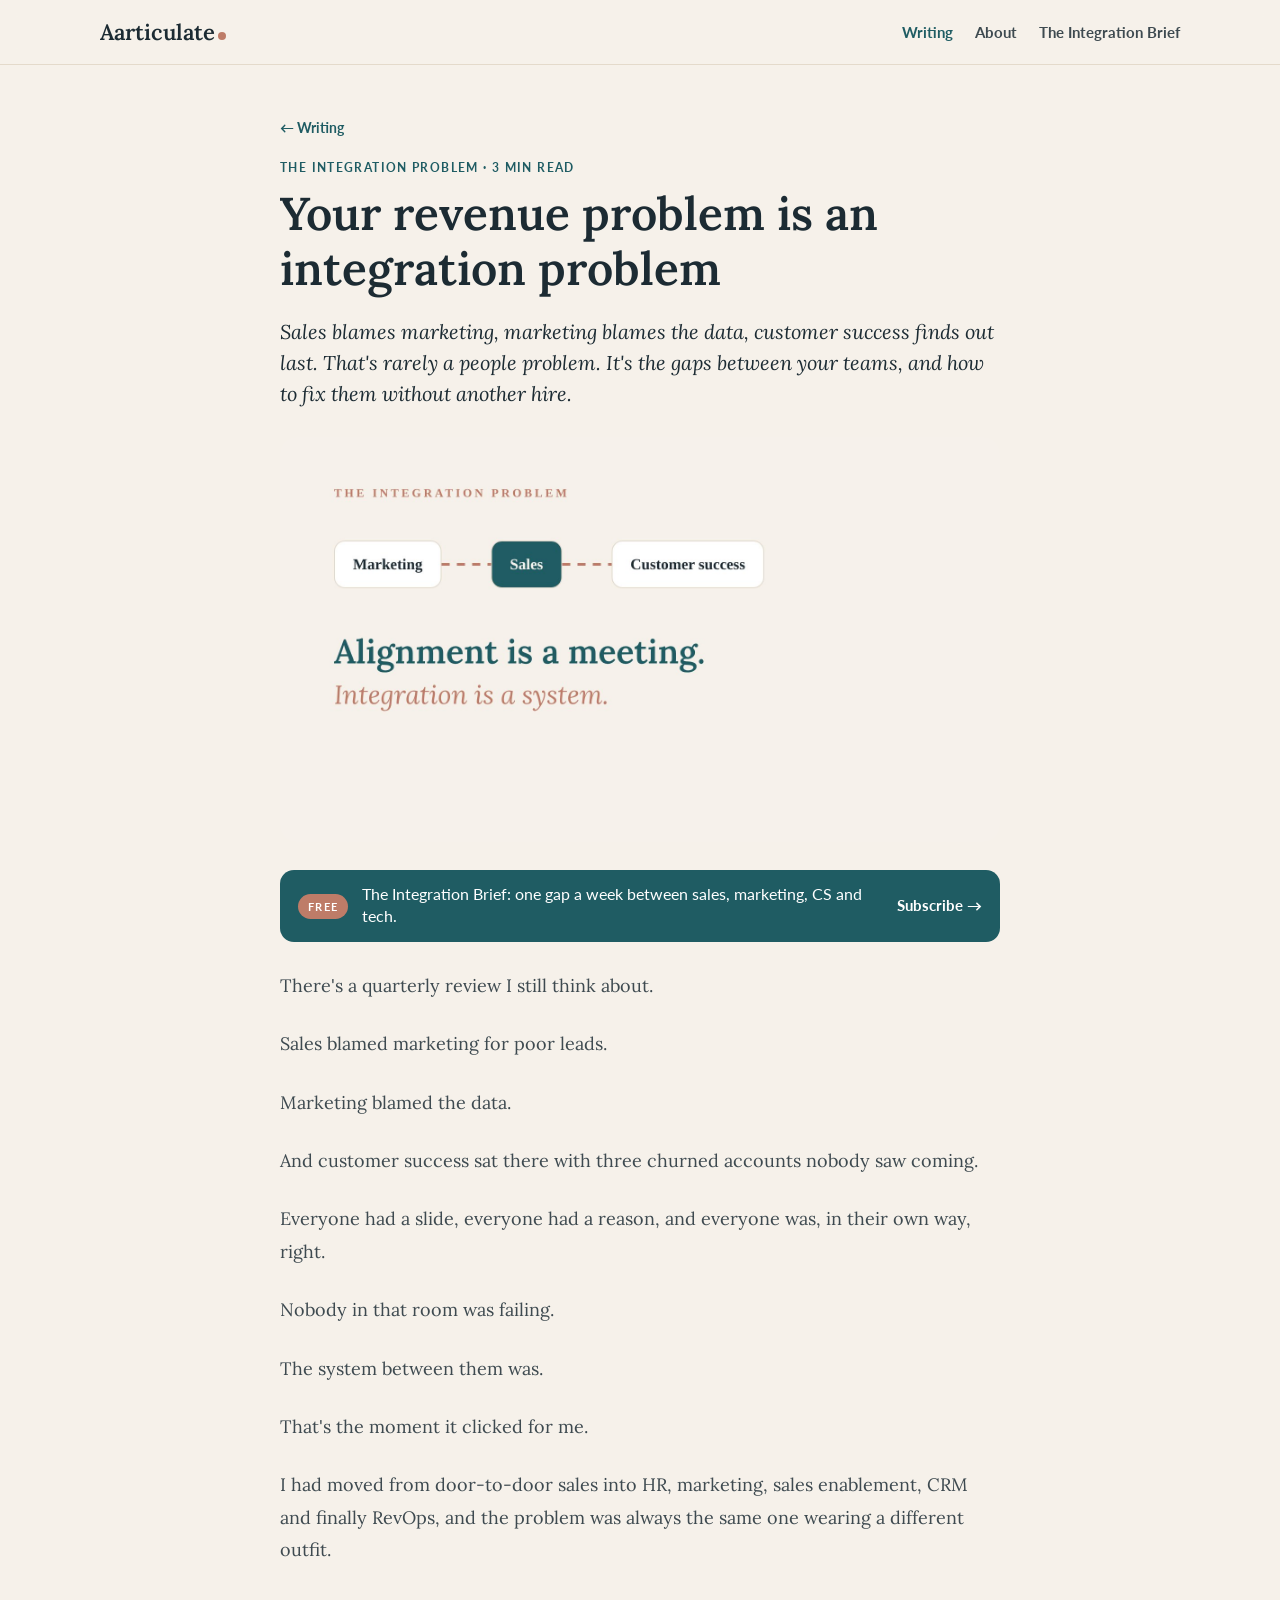
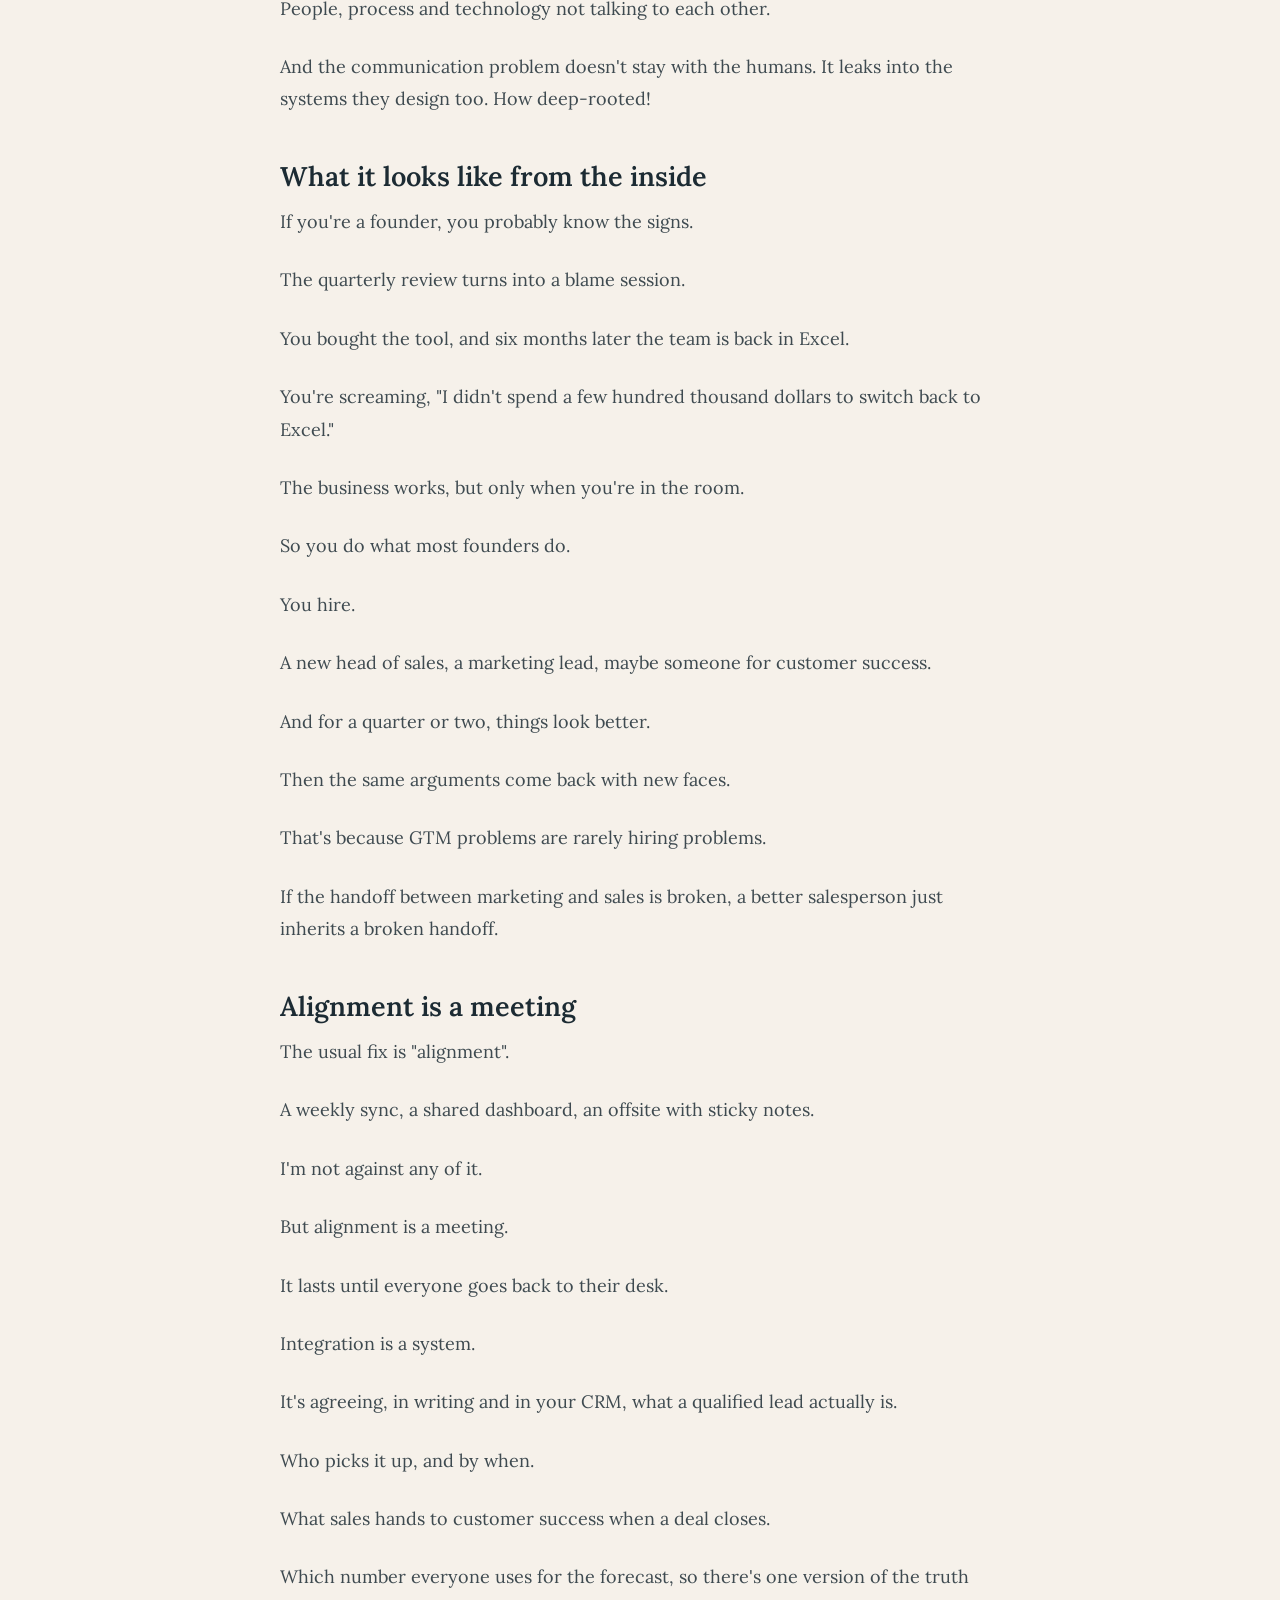
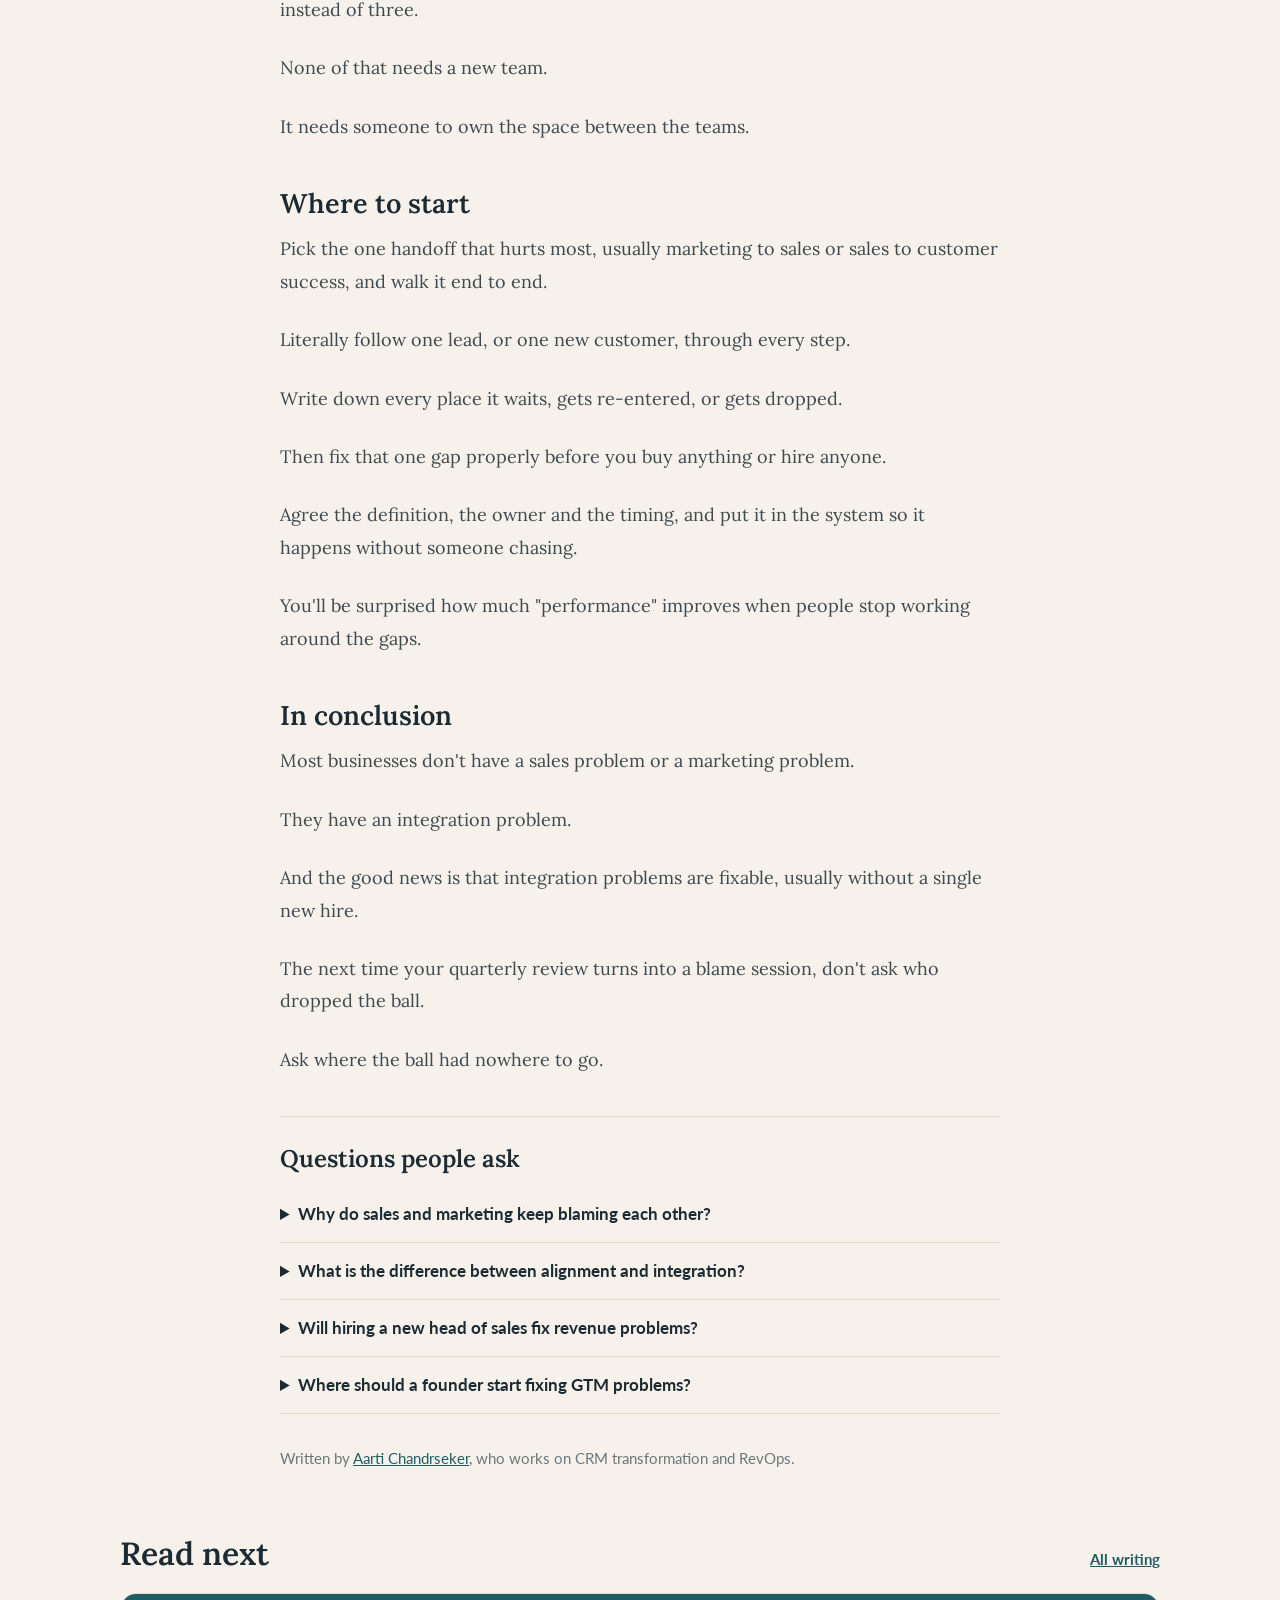
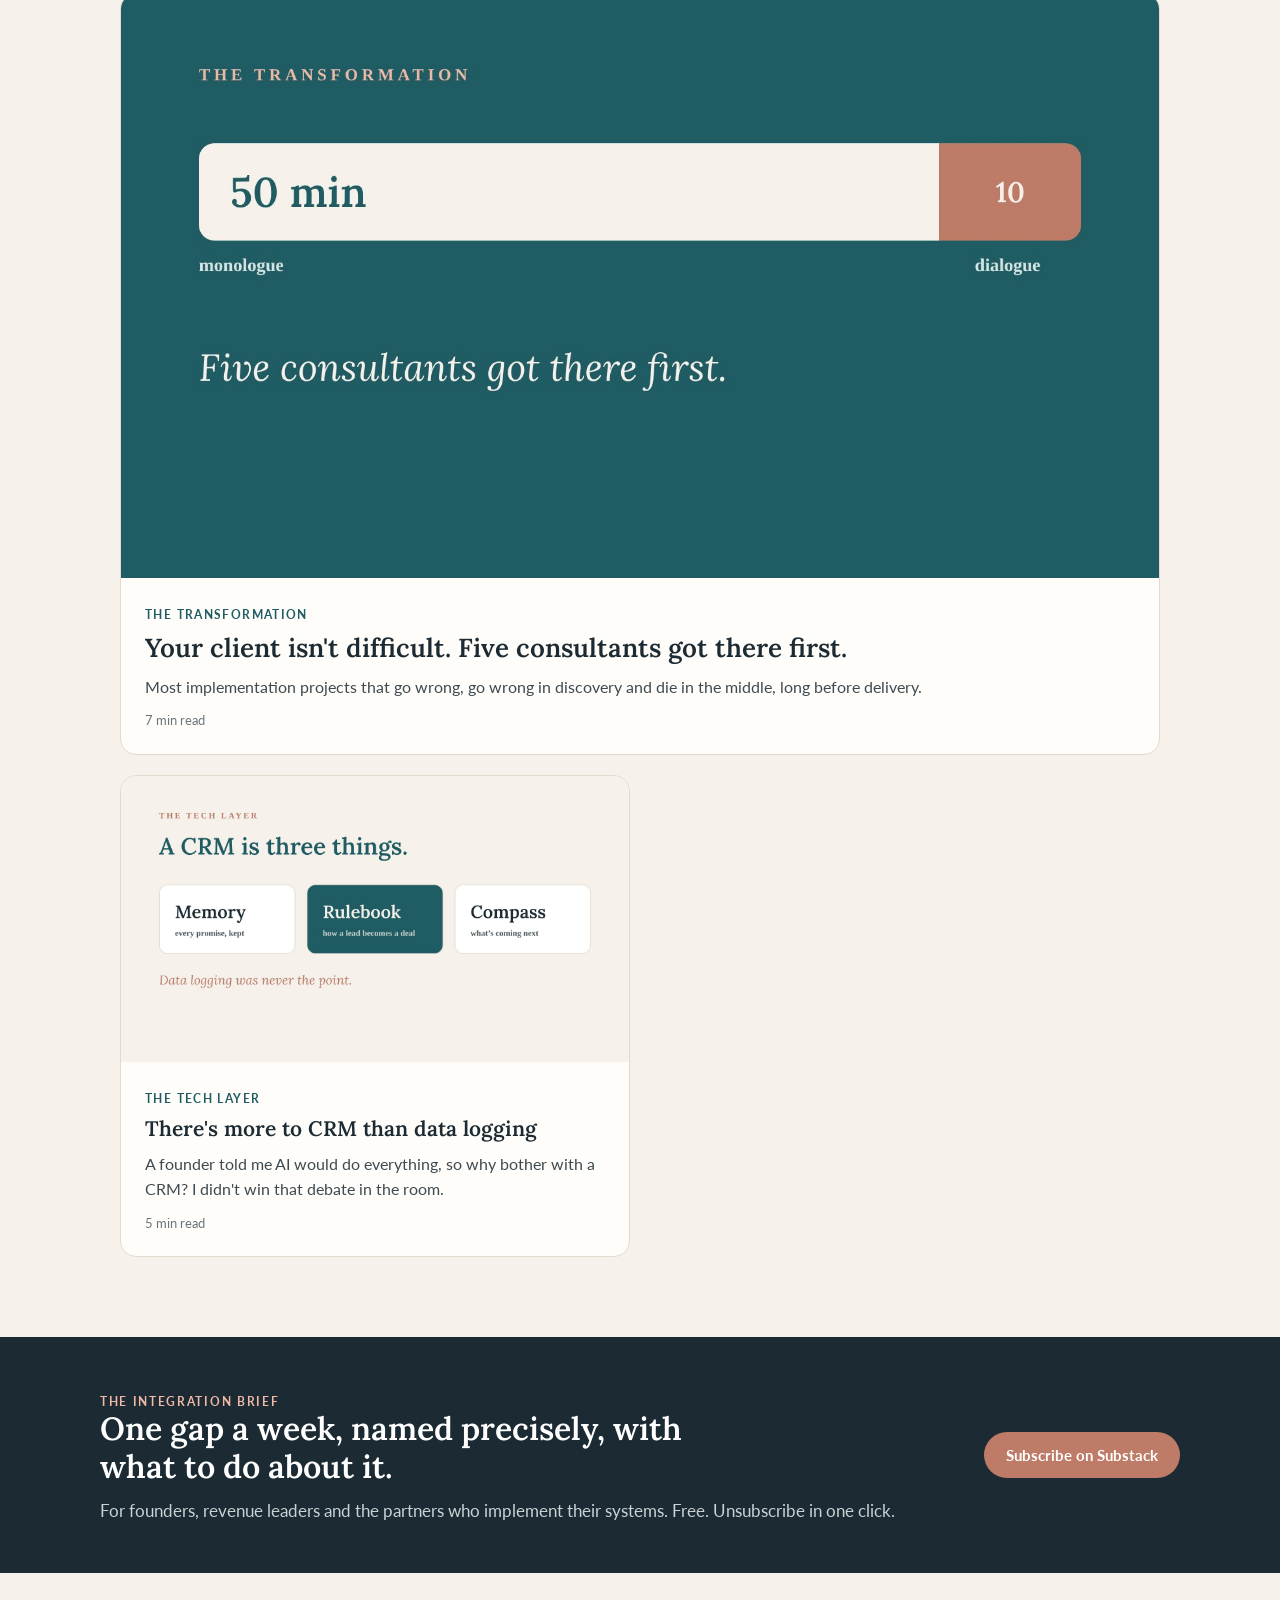
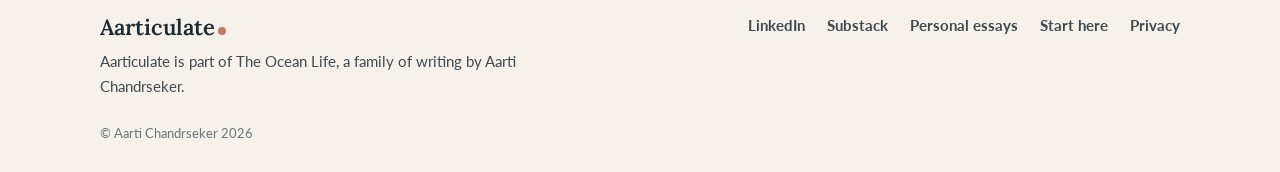
<file: writing/integration-problem/index.html>
<!doctype html><html lang="en"><head><meta charset="utf-8"><meta name="viewport" content="width=device-width,initial-scale=1">
<title>Sales and Marketing Blame Each Other? Fix the Handoff | Aarticulate</title><meta name="description" content="Sales blames marketing, marketing blames the data, customer success finds out last. That&#x27;s rarely a people problem. It&#x27;s the gaps between your teams, and how to fix them without another hire."><link rel="canonical" href="https://aarticulate.co/writing/integration-problem/">
<meta property="og:title" content="Sales and Marketing Blame Each Other? Fix the Handoff | Aarticulate"><meta property="og:description" content="Sales blames marketing, marketing blames the data, customer success finds out last. That&#x27;s rarely a people problem. It&#x27;s the gaps between your teams, and how to fix them without another hire."><meta property="og:type" content="website"><meta property="og:url" content="https://aarticulate.co/writing/integration-problem/"><meta property="og:image" content="https://aarticulate.co/covers/integration-problem.jpg"><meta name="twitter:card" content="summary_large_image">
<link rel="icon" href="/favicon.svg"><link rel="preconnect" href="https://fonts.googleapis.com"><link rel="preconnect" href="https://fonts.gstatic.com" crossorigin>
<link href="https://fonts.googleapis.com/css2?family=Lato:wght@400;700&family=Lora:ital,wght@0,400;0,600;1,400&display=swap" rel="stylesheet">
<link rel="stylesheet" href="/s.css?v=9bfcce2f"><script type="application/ld+json">{"@context": "https://schema.org", "@type": "Article", "headline": "Your revenue problem is an integration problem", "description": "Sales blames marketing, marketing blames the data, customer success finds out last. That's rarely a people problem. It's the gaps between your teams, and how to fix them without another hire.", "author": {"@context": "https://schema.org", "@type": "Person", "name": "Aarti Chandrseker", "url": "https://aarticulate.co", "jobTitle": "CRM Transformation and RevOps", "sameAs": ["https://www.linkedin.com/in/aarticshekar"]}, "mainEntityOfPage": "https://aarticulate.co/writing/integration-problem/"}</script><script type="application/ld+json">{"@context": "https://schema.org", "@type": "FAQPage", "mainEntity": [{"@type": "Question", "name": "Why do sales and marketing keep blaming each other?", "acceptedAnswer": {"@type": "Answer", "text": "Usually because the handoff between them was never defined. Without an agreed definition of a qualified lead, an owner and a response time, each team measures success differently and the gap shows up as blame."}}, {"@type": "Question", "name": "What is the difference between alignment and integration?", "acceptedAnswer": {"@type": "Answer", "text": "Alignment is agreement in a meeting. Integration is that agreement built into how work flows: shared definitions, owners and timings written down and set up in the CRM, so it happens without anyone chasing."}}, {"@type": "Question", "name": "Will hiring a new head of sales fix revenue problems?", "acceptedAnswer": {"@type": "Answer", "text": "Not if the problem sits in the handoffs. A new leader inherits the same broken process, and the same arguments come back with new faces."}}, {"@type": "Question", "name": "Where should a founder start fixing GTM problems?", "acceptedAnswer": {"@type": "Answer", "text": "Pick the handoff that hurts most, follow one lead or one new customer through every step, note where it waits or gets dropped, and fix that gap before buying a tool or hiring."}}]}</script></head><body>
<header class="top"><div class="wrap topin"><a class="logo" href="/">Aarticulate<span class="dot"></span></a><nav><a href="/writing/" aria-current=page>Writing</a><a href="/about/">About</a><a href="/the-integration-brief/">The Integration Brief</a></nav></div></header>
<main class="wrap"><article class="post"><a class="back" href="/writing/">Writing</a><span class="lens">The Integration Problem &middot; 3 min read</span><h1>Your revenue problem is an integration problem</h1><p class="stand">Sales blames marketing, marketing blames the data, customer success finds out last. That&#x27;s rarely a people problem. It&#x27;s the gaps between your teams, and how to fix them without another hire.</p><img class="cover" src="/covers/integration-problem.jpg" alt="Your revenue problem is an integration problem" width="1600" height="900"><a class="strip" href="https://aarticshekar.substack.com/s/the-integration-layer"><span class="sk">Free</span><span class="st">The Integration Brief: one gap a week between sales, marketing, CS and tech.</span><span class="sg">Subscribe &rarr;</span></a>
<div class="body"><p>There's a quarterly review I still think about.</p>
<p>Sales blamed marketing for poor leads.</p>
<p>Marketing blamed the data.</p>
<p>And customer success sat there with three churned accounts nobody saw coming.</p>
<p>Everyone had a slide, everyone had a reason, and everyone was, in their own way, right.</p>
<p>Nobody in that room was failing.</p>
<p>The system between them was.</p>
<p>That's the moment it clicked for me.</p>
<p>I had moved from door-to-door sales into HR, marketing, sales enablement, CRM and finally RevOps, and the problem was always the same one wearing a different outfit.</p>
<p>People, process and technology not talking to each other.</p>
<p>And the communication problem doesn't stay with the humans. It leaks into the systems they design too. How deep-rooted!</p>
<h2>What it looks like from the inside</h2>
<p>If you're a founder, you probably know the signs.</p>
<p>The quarterly review turns into a blame session.</p>
<p>You bought the tool, and six months later the team is back in Excel.</p>
<p>You're screaming, "I didn't spend a few hundred thousand dollars to switch back to Excel."</p>
<p>The business works, but only when you're in the room.</p>
<p>So you do what most founders do.</p>
<p>You hire.</p>
<p>A new head of sales, a marketing lead, maybe someone for customer success.</p>
<p>And for a quarter or two, things look better.</p>
<p>Then the same arguments come back with new faces.</p>
<p>That's because GTM problems are rarely hiring problems.</p>
<p>If the handoff between marketing and sales is broken, a better salesperson just inherits a broken handoff.</p>
<h2>Alignment is a meeting</h2>
<p>The usual fix is "alignment".</p>
<p>A weekly sync, a shared dashboard, an offsite with sticky notes.</p>
<p>I'm not against any of it.</p>
<p>But alignment is a meeting.</p>
<p>It lasts until everyone goes back to their desk.</p>
<p>Integration is a system.</p>
<p>It's agreeing, in writing and in your CRM, what a qualified lead actually is.</p>
<p>Who picks it up, and by when.</p>
<p>What sales hands to customer success when a deal closes.</p>
<p>Which number everyone uses for the forecast, so there's one version of the truth instead of three.</p>
<p>None of that needs a new team.</p>
<p>It needs someone to own the space between the teams.</p>
<h2>Where to start</h2>
<p>Pick the one handoff that hurts most, usually marketing to sales or sales to customer success, and walk it end to end.</p>
<p>Literally follow one lead, or one new customer, through every step.</p>
<p>Write down every place it waits, gets re-entered, or gets dropped.</p>
<p>Then fix that one gap properly before you buy anything or hire anyone.</p>
<p>Agree the definition, the owner and the timing, and put it in the system so it happens without someone chasing.</p>
<p>You'll be surprised how much "performance" improves when people stop working around the gaps.</p>
<h2>In conclusion</h2>
<p>Most businesses don't have a sales problem or a marketing problem.</p>
<p>They have an integration problem.</p>
<p>And the good news is that integration problems are fixable, usually without a single new hire.</p>
<p>The next time your quarterly review turns into a blame session, don't ask who dropped the ball.</p>
<p>Ask where the ball had nowhere to go.</p></div><section class="faq"><h2>Questions people ask</h2><details><summary>Why do sales and marketing keep blaming each other?</summary><p>Usually because the handoff between them was never defined. Without an agreed definition of a qualified lead, an owner and a response time, each team measures success differently and the gap shows up as blame.</p></details><details><summary>What is the difference between alignment and integration?</summary><p>Alignment is agreement in a meeting. Integration is that agreement built into how work flows: shared definitions, owners and timings written down and set up in the CRM, so it happens without anyone chasing.</p></details><details><summary>Will hiring a new head of sales fix revenue problems?</summary><p>Not if the problem sits in the handoffs. A new leader inherits the same broken process, and the same arguments come back with new faces.</p></details><details><summary>Where should a founder start fixing GTM problems?</summary><p>Pick the handoff that hurts most, follow one lead or one new customer through every step, note where it waits or gets dropped, and fix that gap before buying a tool or hiring.</p></details></section>
<p class="by">Written by <a href="/about/">Aarti Chandrseker</a>, who works on CRM transformation and RevOps.</p></article>
<section class="sec"><div class="sh"><h2>Read next</h2><a href="/writing/">All writing</a></div><div class="grid two"><a class="card" href="/writing/your-client-isnt-difficult/"><img src="/covers/your-client-isnt-difficult.jpg" alt="" width="1600" height="900" loading="lazy"><span class="lens">The Transformation</span><h3>Your client isn&#x27;t difficult. Five consultants got there first.</h3><p>Most implementation projects that go wrong, go wrong in discovery and die in the middle, long before delivery.</p><span class="meta">7 min read</span></a><a class="card" href="/writing/more-to-crm-than-data-logging/"><img src="/covers/more-to-crm-than-data-logging.jpg" alt="" width="1600" height="900" loading="lazy"><span class="lens">The Tech Layer</span><h3>There&#x27;s more to CRM than data logging</h3><p>A founder told me AI would do everything, so why bother with a CRM? I didn&#x27;t win that debate in the room.</p><span class="meta">5 min read</span></a></div></section></main><section class="brief"><div class="wrap briefin"><div><p class="k">The Integration Brief</p><h2>One gap a week, named precisely, with what to do about it.</h2>
<p>For founders, revenue leaders and the partners who implement their systems. Free. Unsubscribe in one click.</p></div>
<a class="btn" href="https://aarticshekar.substack.com/s/the-integration-layer">Subscribe on Substack</a></div></section><footer class="foot"><div class="wrap footin"><div><a class="logo" href="/">Aarticulate<span class="dot"></span></a>
<p>Aarticulate is part of The Ocean Life, a family of writing by Aarti Chandrseker.</p></div>
<div class="fl"><a href="https://www.linkedin.com/in/aarticshekar">LinkedIn</a><a href="https://aarticshekar.substack.com/s/the-integration-layer">Substack</a><a href="https://www.aarti.blog/the-essays/">Personal essays</a><a href="/start/">Start here</a><a href="/privacy/">Privacy</a></div></div>
<div class="wrap copy">&copy; Aarti Chandrseker 2026</div></footer></body></html>
</file>
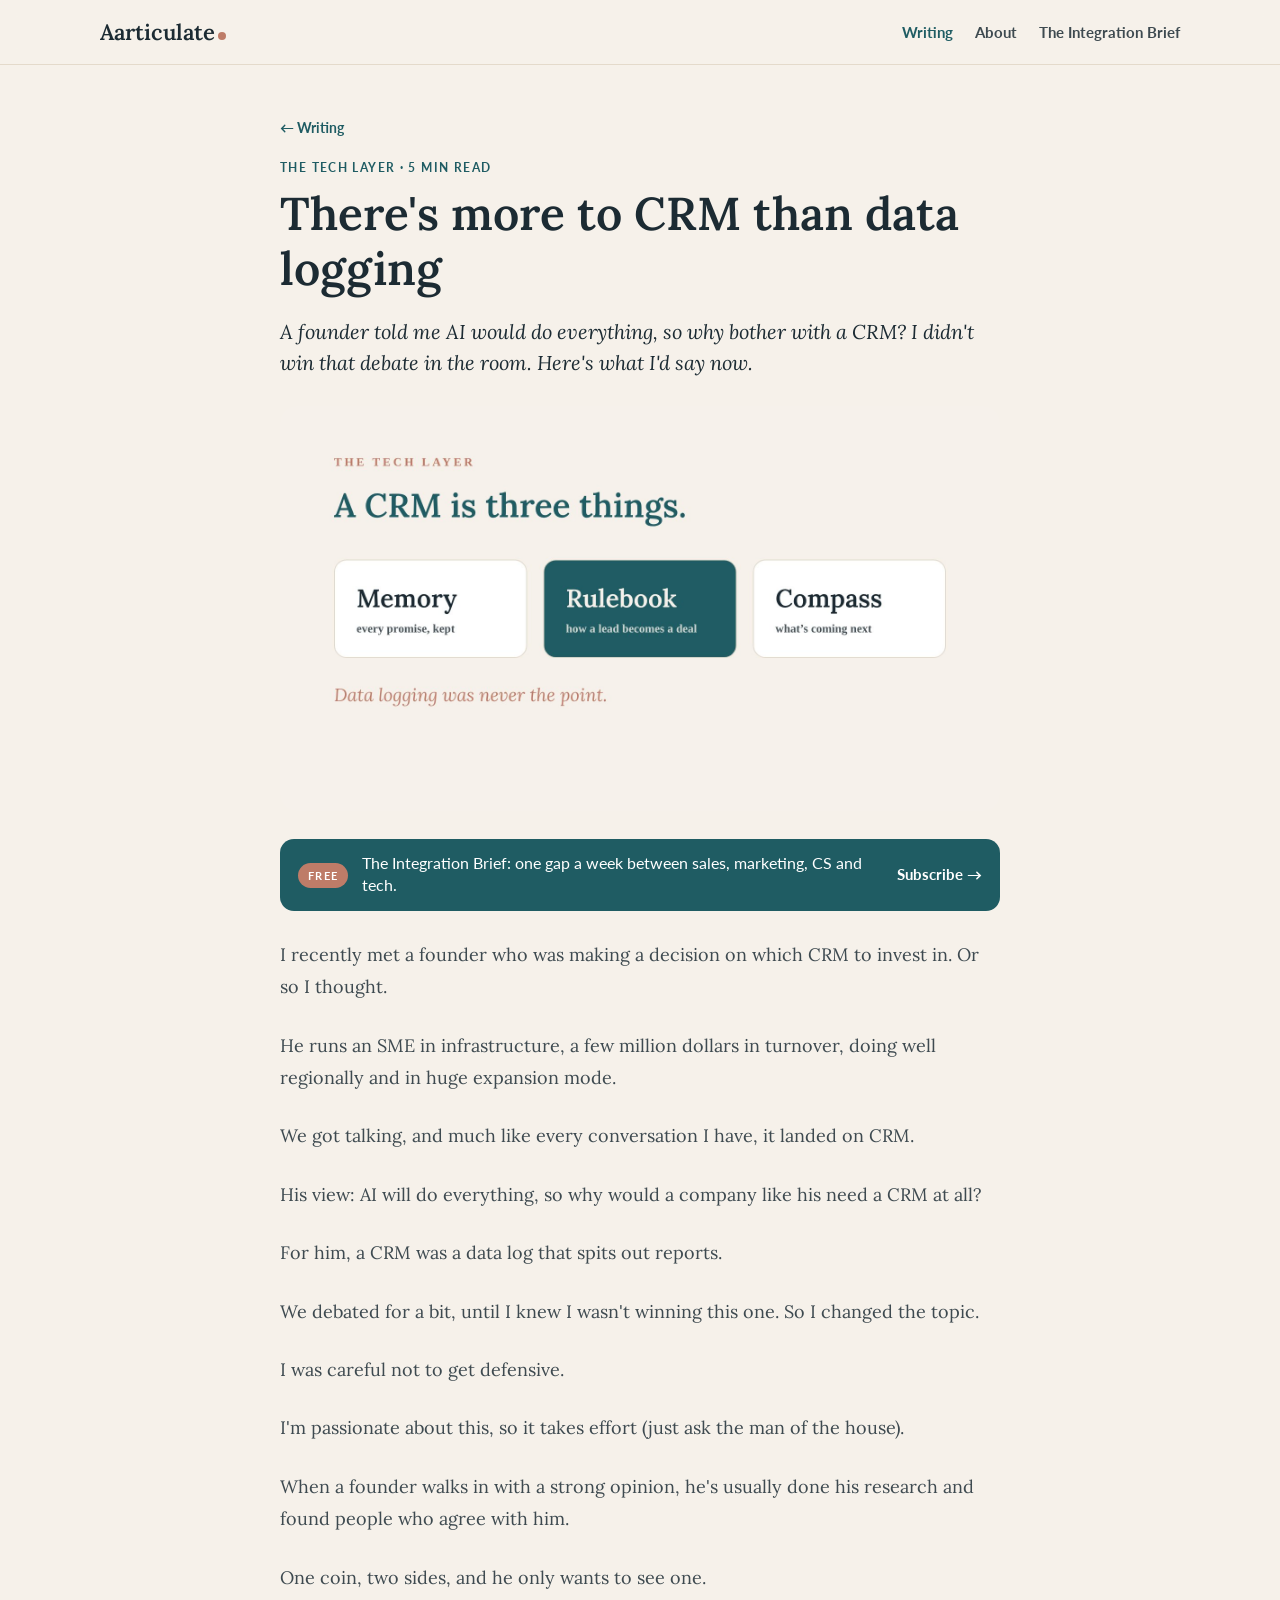
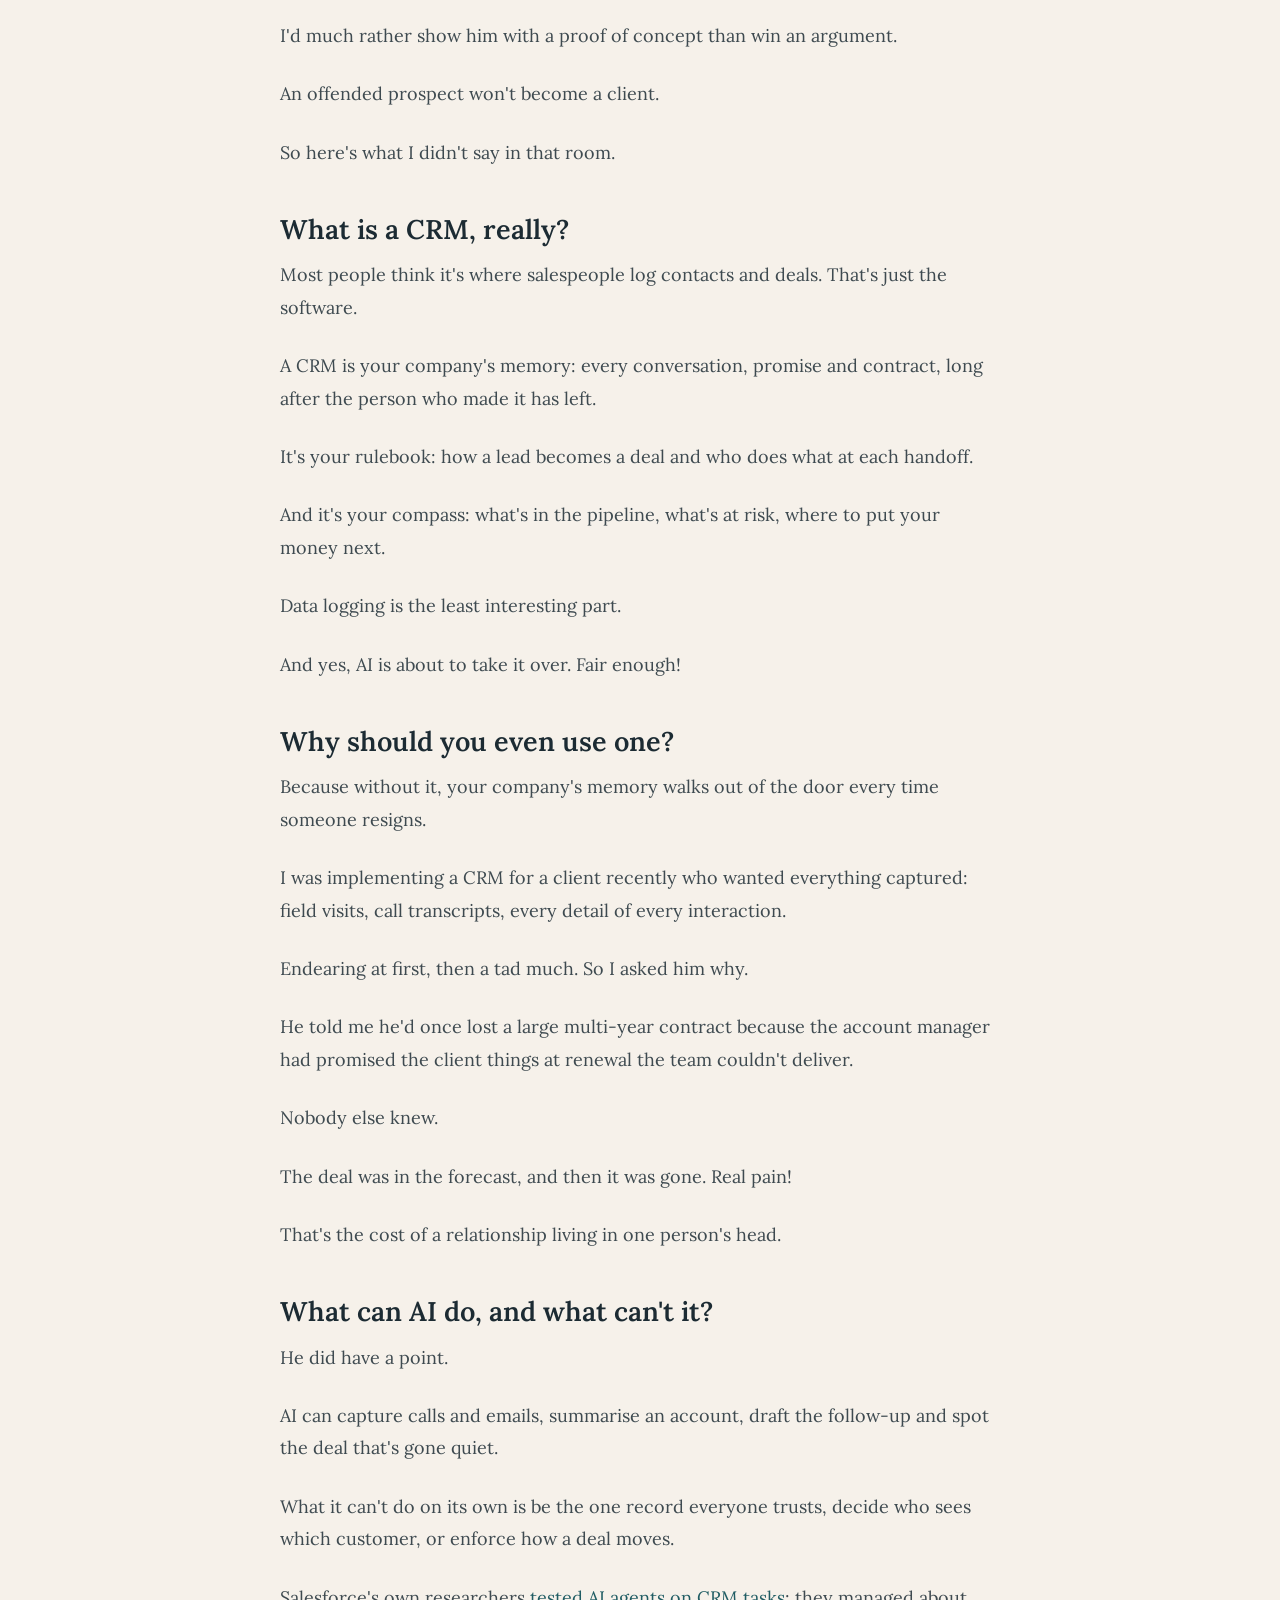
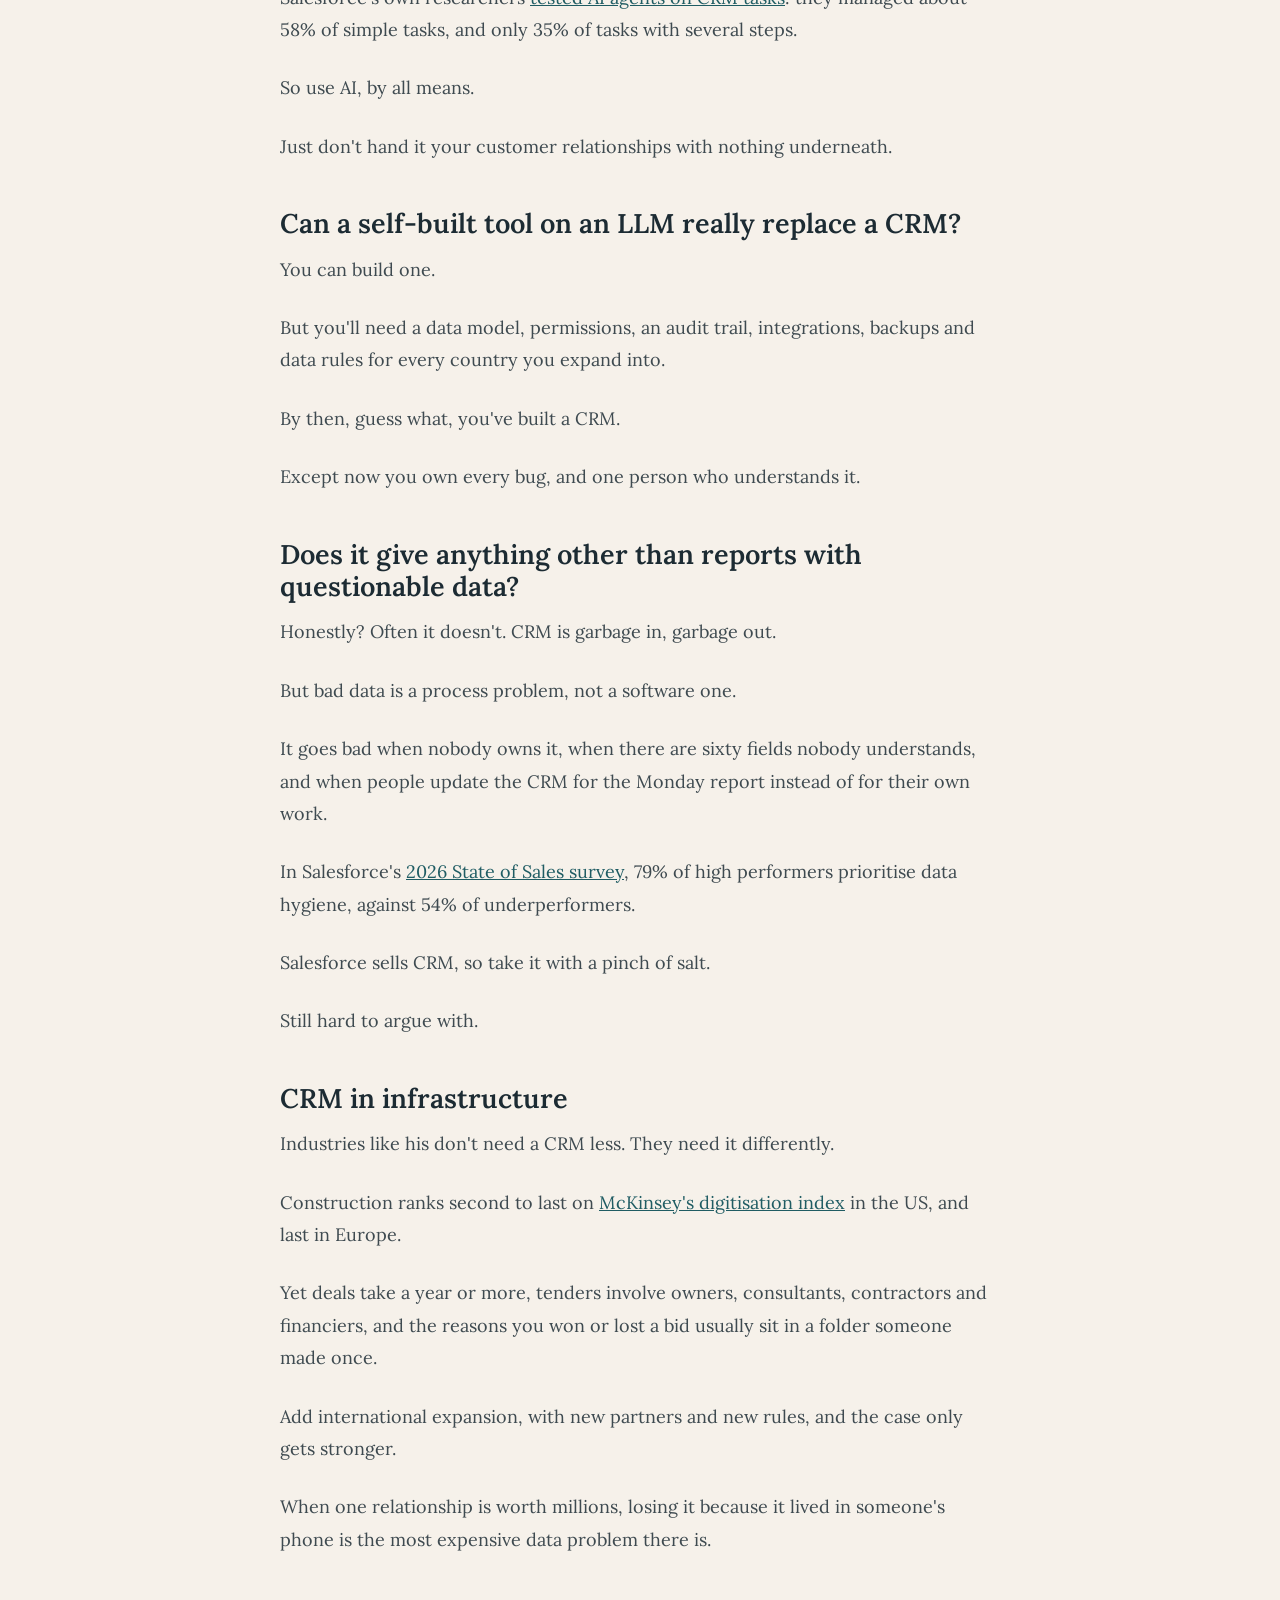
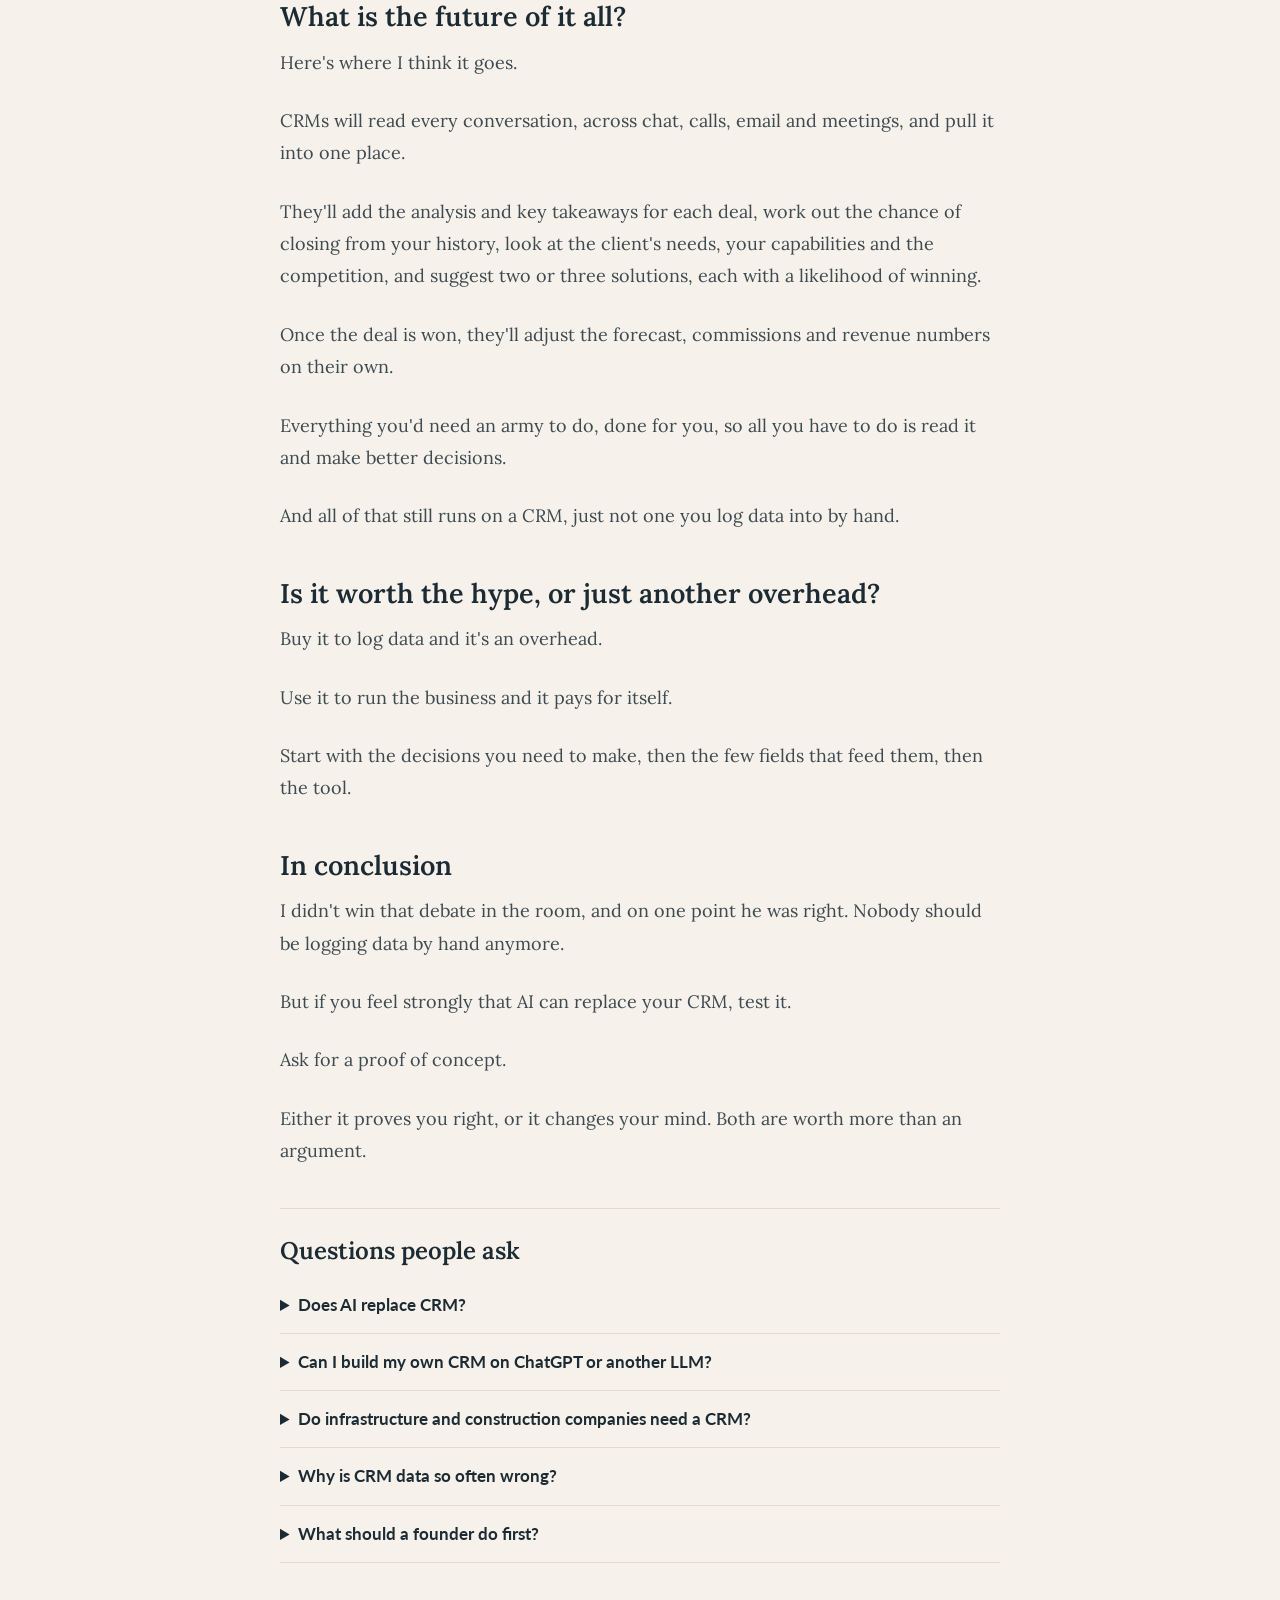
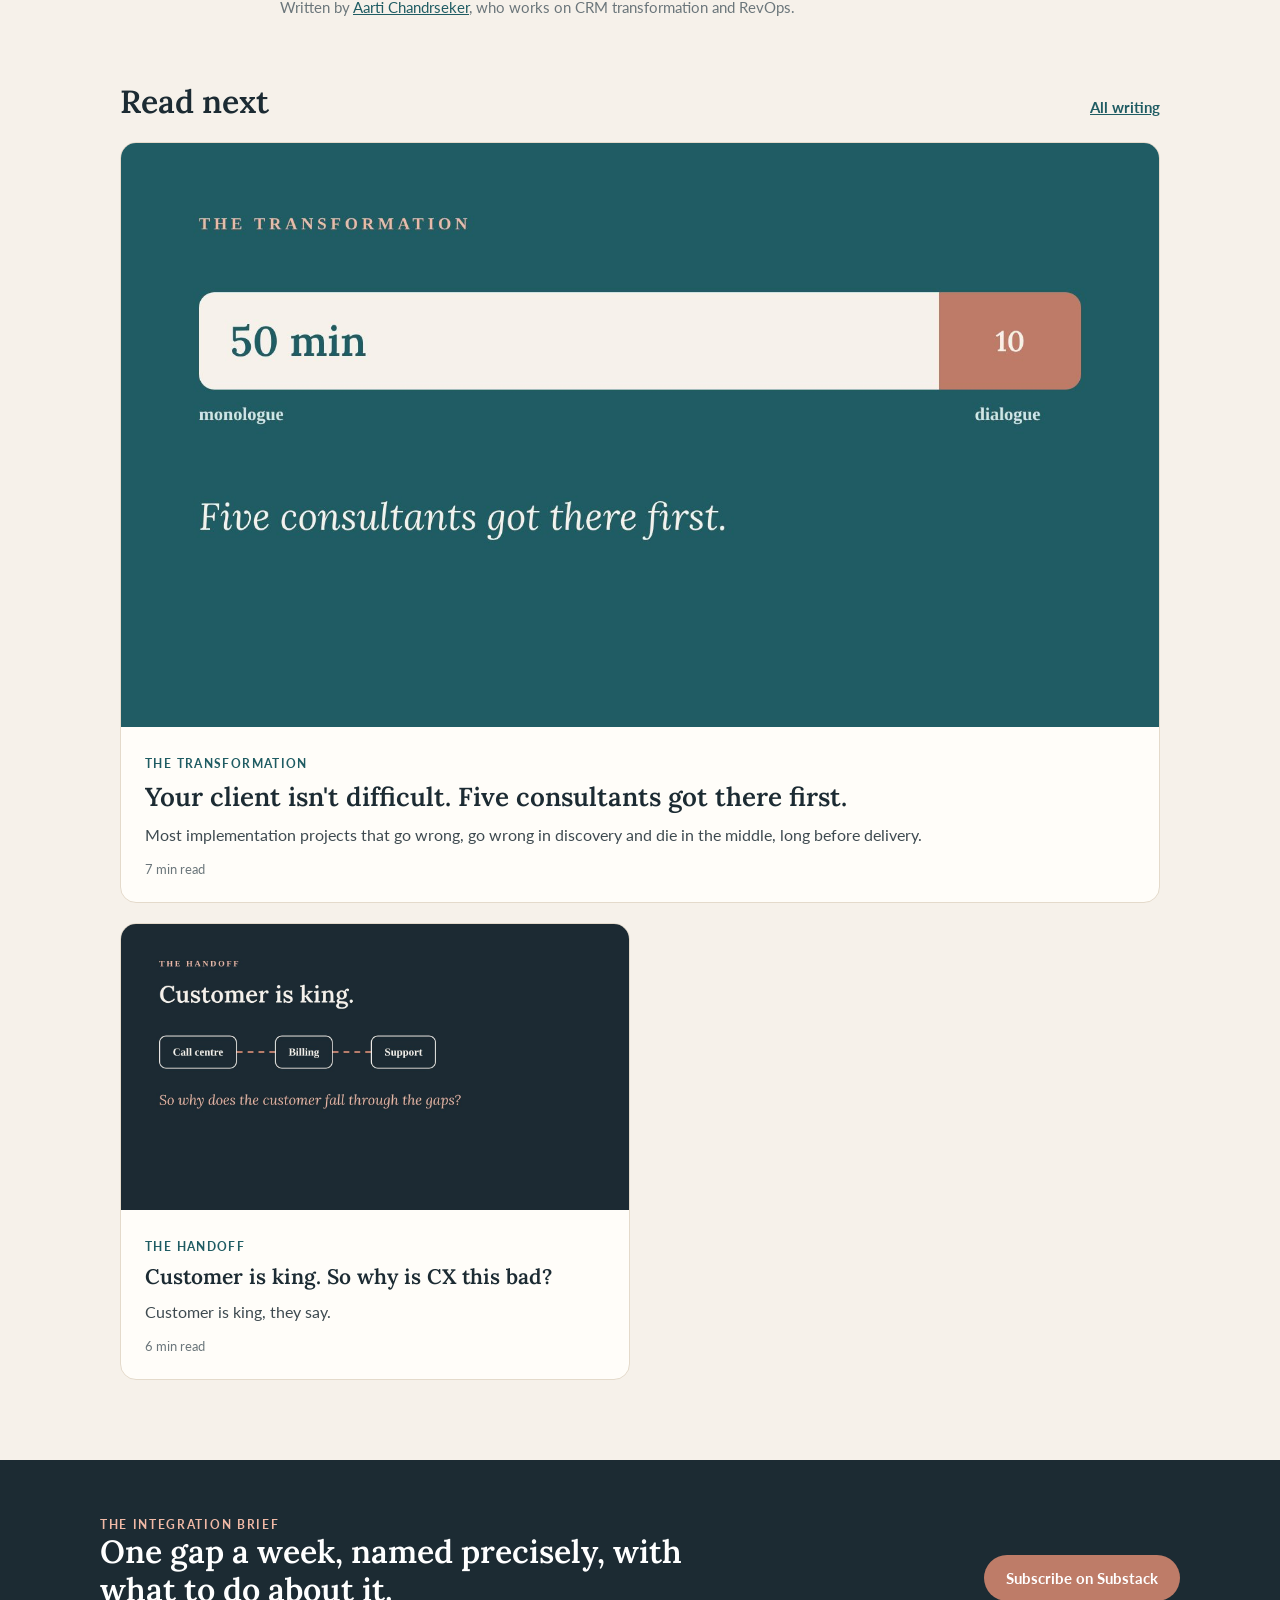
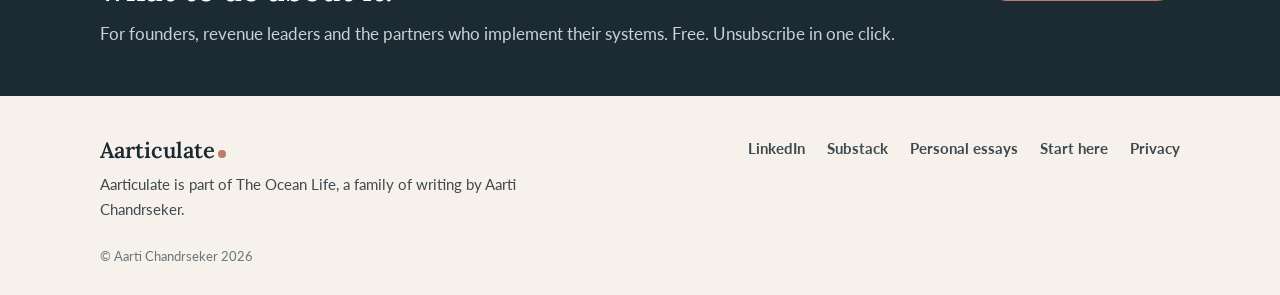
<file: writing/more-to-crm-than-data-logging/index.html>
<!doctype html><html lang="en"><head><meta charset="utf-8"><meta name="viewport" content="width=device-width,initial-scale=1">
<title>Does AI Replace CRM? What Founders Should Know | Aarticulate</title><meta name="description" content="A founder told me AI would do everything, so why bother with a CRM? I didn&#x27;t win that debate in the room. Here&#x27;s what I&#x27;d say now."><link rel="canonical" href="https://aarticulate.co/writing/more-to-crm-than-data-logging/">
<meta property="og:title" content="Does AI Replace CRM? What Founders Should Know | Aarticulate"><meta property="og:description" content="A founder told me AI would do everything, so why bother with a CRM? I didn&#x27;t win that debate in the room. Here&#x27;s what I&#x27;d say now."><meta property="og:type" content="website"><meta property="og:url" content="https://aarticulate.co/writing/more-to-crm-than-data-logging/"><meta property="og:image" content="https://aarticulate.co/covers/more-to-crm-than-data-logging.jpg"><meta name="twitter:card" content="summary_large_image">
<link rel="icon" href="/favicon.svg"><link rel="preconnect" href="https://fonts.googleapis.com"><link rel="preconnect" href="https://fonts.gstatic.com" crossorigin>
<link href="https://fonts.googleapis.com/css2?family=Lato:wght@400;700&family=Lora:ital,wght@0,400;0,600;1,400&display=swap" rel="stylesheet">
<link rel="stylesheet" href="/s.css?v=9bfcce2f"><script type="application/ld+json">{"@context": "https://schema.org", "@type": "Article", "headline": "There's more to CRM than data logging", "description": "A founder told me AI would do everything, so why bother with a CRM? I didn't win that debate in the room. Here's what I'd say now.", "author": {"@context": "https://schema.org", "@type": "Person", "name": "Aarti Chandrseker", "url": "https://aarticulate.co", "jobTitle": "CRM Transformation and RevOps", "sameAs": ["https://www.linkedin.com/in/aarticshekar"]}, "mainEntityOfPage": "https://aarticulate.co/writing/more-to-crm-than-data-logging/"}</script><script type="application/ld+json">{"@context": "https://schema.org", "@type": "FAQPage", "mainEntity": [{"@type": "Question", "name": "Does AI replace CRM?", "acceptedAnswer": {"@type": "Answer", "text": "No. AI can capture, summarise and draft, but it needs a CRM underneath to act as the trusted record, control who sees what, and enforce how deals move. AI makes a CRM easier to use, not unnecessary."}}, {"@type": "Question", "name": "Can I build my own CRM on ChatGPT or another LLM?", "acceptedAnswer": {"@type": "Answer", "text": "You can, but you'd have to build and maintain the data model, permissions, audit trail, integrations and compliance yourself. For most SMEs, that's a custom CRM with one person who understands it."}}, {"@type": "Question", "name": "Do infrastructure and construction companies need a CRM?", "acceptedAnswer": {"@type": "Answer", "text": "Yes, often more than other businesses. Long sales cycles, tenders, many decision makers, consortium partners and expansion into new markets all depend on remembering relationships over years."}}, {"@type": "Question", "name": "Why is CRM data so often wrong?", "acceptedAnswer": {"@type": "Answer", "text": "Usually because of process, not software: too many fields, no clear owner, and people updating it for the report rather than for their work. Fewer fields, clear ownership and AI-assisted capture fix most of it."}}, {"@type": "Question", "name": "What should a founder do first?", "acceptedAnswer": {"@type": "Answer", "text": "Start with the decisions you need to make, then the few data points that inform them, then pick the tool."}}]}</script></head><body>
<header class="top"><div class="wrap topin"><a class="logo" href="/">Aarticulate<span class="dot"></span></a><nav><a href="/writing/" aria-current=page>Writing</a><a href="/about/">About</a><a href="/the-integration-brief/">The Integration Brief</a></nav></div></header>
<main class="wrap"><article class="post"><a class="back" href="/writing/">Writing</a><span class="lens">The Tech Layer &middot; 5 min read</span><h1>There&#x27;s more to CRM than data logging</h1><p class="stand">A founder told me AI would do everything, so why bother with a CRM? I didn&#x27;t win that debate in the room. Here&#x27;s what I&#x27;d say now.</p><img class="cover" src="/covers/more-to-crm-than-data-logging.jpg" alt="There&#x27;s more to CRM than data logging" width="1600" height="900"><a class="strip" href="https://aarticshekar.substack.com/s/the-integration-layer"><span class="sk">Free</span><span class="st">The Integration Brief: one gap a week between sales, marketing, CS and tech.</span><span class="sg">Subscribe &rarr;</span></a>
<div class="body"><p>I recently met a founder who was making a decision on which CRM to invest in. Or so I thought.</p>
<p>He runs an SME in infrastructure, a few million dollars in turnover, doing well regionally and in huge expansion mode.</p>
<p>We got talking, and much like every conversation I have, it landed on CRM.</p>
<p>His view: AI will do everything, so why would a company like his need a CRM at all?</p>
<p>For him, a CRM was a data log that spits out reports.</p>
<p>We debated for a bit, until I knew I wasn't winning this one. So I changed the topic.</p>
<p>I was careful not to get defensive.</p>
<p>I'm passionate about this, so it takes effort (just ask the man of the house).</p>
<p>When a founder walks in with a strong opinion, he's usually done his research and found people who agree with him.</p>
<p>One coin, two sides, and he only wants to see one.</p>
<p>I'd much rather show him with a proof of concept than win an argument.</p>
<p>An offended prospect won't become a client.</p>
<p>So here's what I didn't say in that room.</p>
<h2>What is a CRM, really?</h2>
<p>Most people think it's where salespeople log contacts and deals. That's just the software.</p>
<p>A CRM is your company's memory: every conversation, promise and contract, long after the person who made it has left.</p>
<p>It's your rulebook: how a lead becomes a deal and who does what at each handoff.</p>
<p>And it's your compass: what's in the pipeline, what's at risk, where to put your money next.</p>
<p>Data logging is the least interesting part.</p>
<p>And yes, AI is about to take it over. Fair enough!</p>
<h2>Why should you even use one?</h2>
<p>Because without it, your company's memory walks out of the door every time someone resigns.</p>
<p>I was implementing a CRM for a client recently who wanted everything captured: field visits, call transcripts, every detail of every interaction.</p>
<p>Endearing at first, then a tad much. So I asked him why.</p>
<p>He told me he'd once lost a large multi-year contract because the account manager had promised the client things at renewal the team couldn't deliver.</p>
<p>Nobody else knew.</p>
<p>The deal was in the forecast, and then it was gone. Real pain!</p>
<p>That's the cost of a relationship living in one person's head.</p>
<h2>What can AI do, and what can't it?</h2>
<p>He did have a point.</p>
<p>AI can capture calls and emails, summarise an account, draft the follow-up and spot the deal that's gone quiet.</p>
<p>What it can't do on its own is be the one record everyone trusts, decide who sees which customer, or enforce how a deal moves.</p>
<p>Salesforce's own researchers <a href="https://www.theregister.com/2025/06/16/salesforce_llm_agents_benchmark/">tested AI agents on CRM tasks</a>: they managed about 58% of simple tasks, and only 35% of tasks with several steps.</p>
<p>So use AI, by all means.</p>
<p>Just don't hand it your customer relationships with nothing underneath.</p>
<h2>Can a self-built tool on an LLM really replace a CRM?</h2>
<p>You can build one.</p>
<p>But you'll need a data model, permissions, an audit trail, integrations, backups and data rules for every country you expand into.</p>
<p>By then, guess what, you've built a CRM.</p>
<p>Except now you own every bug, and one person who understands it.</p>
<h2>Does it give anything other than reports with questionable data?</h2>
<p>Honestly? Often it doesn't. CRM is garbage in, garbage out.</p>
<p>But bad data is a process problem, not a software one.</p>
<p>It goes bad when nobody owns it, when there are sixty fields nobody understands, and when people update the CRM for the Monday report instead of for their own work.</p>
<p>In Salesforce's <a href="https://www.salesforce.com/news/stories/state-of-sales-report-announcement-2026/">2026 State of Sales survey</a>, 79% of high performers prioritise data hygiene, against 54% of underperformers.</p>
<p>Salesforce sells CRM, so take it with a pinch of salt.</p>
<p>Still hard to argue with.</p>
<h2>CRM in infrastructure</h2>
<p>Industries like his don't need a CRM less. They need it differently.</p>
<p>Construction ranks second to last on <a href="https://www.mckinsey.com/industries/operations/our-insights/reinventing-construction-through-a-productivity-revolution">McKinsey's digitisation index</a> in the US, and last in Europe.</p>
<p>Yet deals take a year or more, tenders involve owners, consultants, contractors and financiers, and the reasons you won or lost a bid usually sit in a folder someone made once.</p>
<p>Add international expansion, with new partners and new rules, and the case only gets stronger.</p>
<p>When one relationship is worth millions, losing it because it lived in someone's phone is the most expensive data problem there is.</p>
<h2>What is the future of it all?</h2>
<p>Here's where I think it goes.</p>
<p>CRMs will read every conversation, across chat, calls, email and meetings, and pull it into one place.</p>
<p>They'll add the analysis and key takeaways for each deal, work out the chance of closing from your history, look at the client's needs, your capabilities and the competition, and suggest two or three solutions, each with a likelihood of winning.</p>
<p>Once the deal is won, they'll adjust the forecast, commissions and revenue numbers on their own.</p>
<p>Everything you'd need an army to do, done for you, so all you have to do is read it and make better decisions.</p>
<p>And all of that still runs on a CRM, just not one you log data into by hand.</p>
<h2>Is it worth the hype, or just another overhead?</h2>
<p>Buy it to log data and it's an overhead.</p>
<p>Use it to run the business and it pays for itself.</p>
<p>Start with the decisions you need to make, then the few fields that feed them, then the tool.</p>
<h2>In conclusion</h2>
<p>I didn't win that debate in the room, and on one point he was right. Nobody should be logging data by hand anymore.</p>
<p>But if you feel strongly that AI can replace your CRM, test it.</p>
<p>Ask for a proof of concept.</p>
<p>Either it proves you right, or it changes your mind. Both are worth more than an argument.</p></div><section class="faq"><h2>Questions people ask</h2><details><summary>Does AI replace CRM?</summary><p>No. AI can capture, summarise and draft, but it needs a CRM underneath to act as the trusted record, control who sees what, and enforce how deals move. AI makes a CRM easier to use, not unnecessary.</p></details><details><summary>Can I build my own CRM on ChatGPT or another LLM?</summary><p>You can, but you&#x27;d have to build and maintain the data model, permissions, audit trail, integrations and compliance yourself. For most SMEs, that&#x27;s a custom CRM with one person who understands it.</p></details><details><summary>Do infrastructure and construction companies need a CRM?</summary><p>Yes, often more than other businesses. Long sales cycles, tenders, many decision makers, consortium partners and expansion into new markets all depend on remembering relationships over years.</p></details><details><summary>Why is CRM data so often wrong?</summary><p>Usually because of process, not software: too many fields, no clear owner, and people updating it for the report rather than for their work. Fewer fields, clear ownership and AI-assisted capture fix most of it.</p></details><details><summary>What should a founder do first?</summary><p>Start with the decisions you need to make, then the few data points that inform them, then pick the tool.</p></details></section>
<p class="by">Written by <a href="/about/">Aarti Chandrseker</a>, who works on CRM transformation and RevOps.</p></article>
<section class="sec"><div class="sh"><h2>Read next</h2><a href="/writing/">All writing</a></div><div class="grid two"><a class="card" href="/writing/your-client-isnt-difficult/"><img src="/covers/your-client-isnt-difficult.jpg" alt="" width="1600" height="900" loading="lazy"><span class="lens">The Transformation</span><h3>Your client isn&#x27;t difficult. Five consultants got there first.</h3><p>Most implementation projects that go wrong, go wrong in discovery and die in the middle, long before delivery.</p><span class="meta">7 min read</span></a><a class="card" href="/writing/customer-is-king/"><img src="/covers/customer-is-king.jpg" alt="" width="1600" height="900" loading="lazy"><span class="lens">The Handoff</span><h3>Customer is king. So why is CX this bad?</h3><p>Customer is king, they say.</p><span class="meta">6 min read</span></a></div></section></main><section class="brief"><div class="wrap briefin"><div><p class="k">The Integration Brief</p><h2>One gap a week, named precisely, with what to do about it.</h2>
<p>For founders, revenue leaders and the partners who implement their systems. Free. Unsubscribe in one click.</p></div>
<a class="btn" href="https://aarticshekar.substack.com/s/the-integration-layer">Subscribe on Substack</a></div></section><footer class="foot"><div class="wrap footin"><div><a class="logo" href="/">Aarticulate<span class="dot"></span></a>
<p>Aarticulate is part of The Ocean Life, a family of writing by Aarti Chandrseker.</p></div>
<div class="fl"><a href="https://www.linkedin.com/in/aarticshekar">LinkedIn</a><a href="https://aarticshekar.substack.com/s/the-integration-layer">Substack</a><a href="https://www.aarti.blog/the-essays/">Personal essays</a><a href="/start/">Start here</a><a href="/privacy/">Privacy</a></div></div>
<div class="wrap copy">&copy; Aarti Chandrseker 2026</div></footer></body></html>
</file>
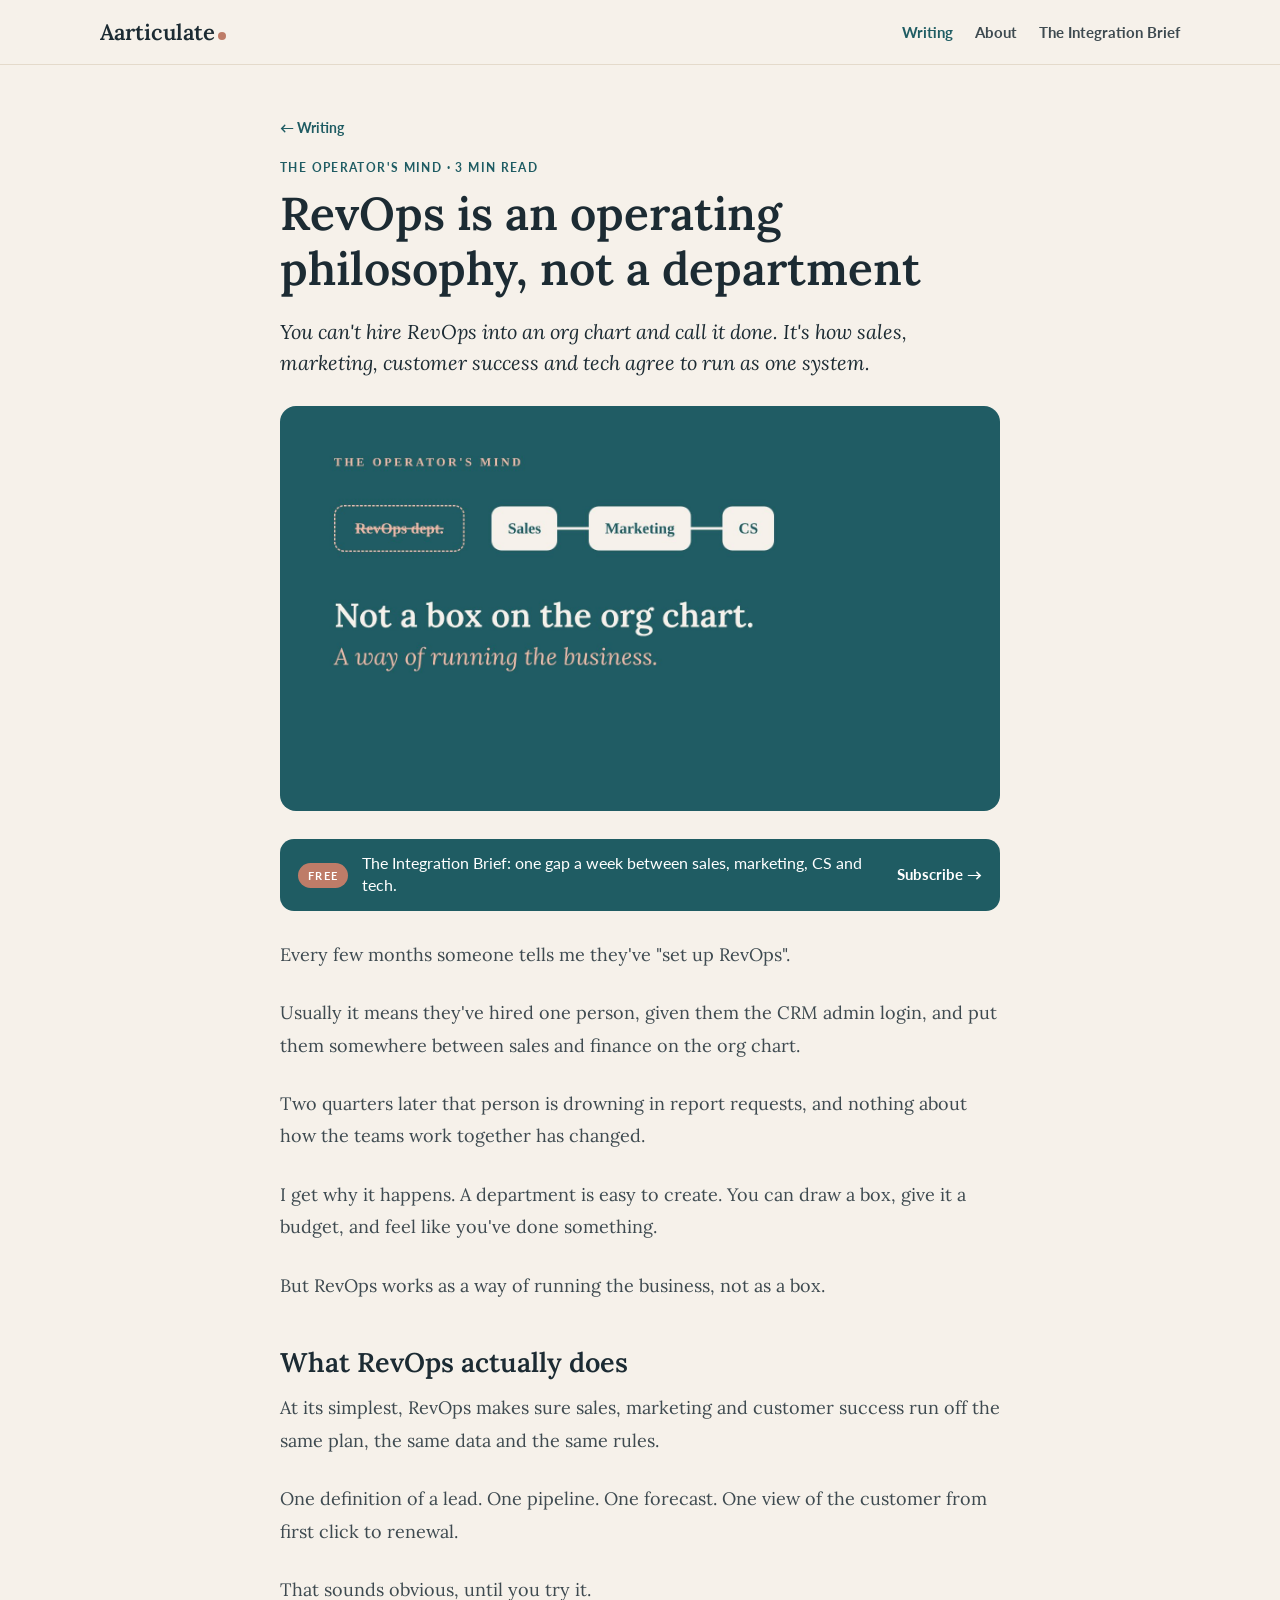
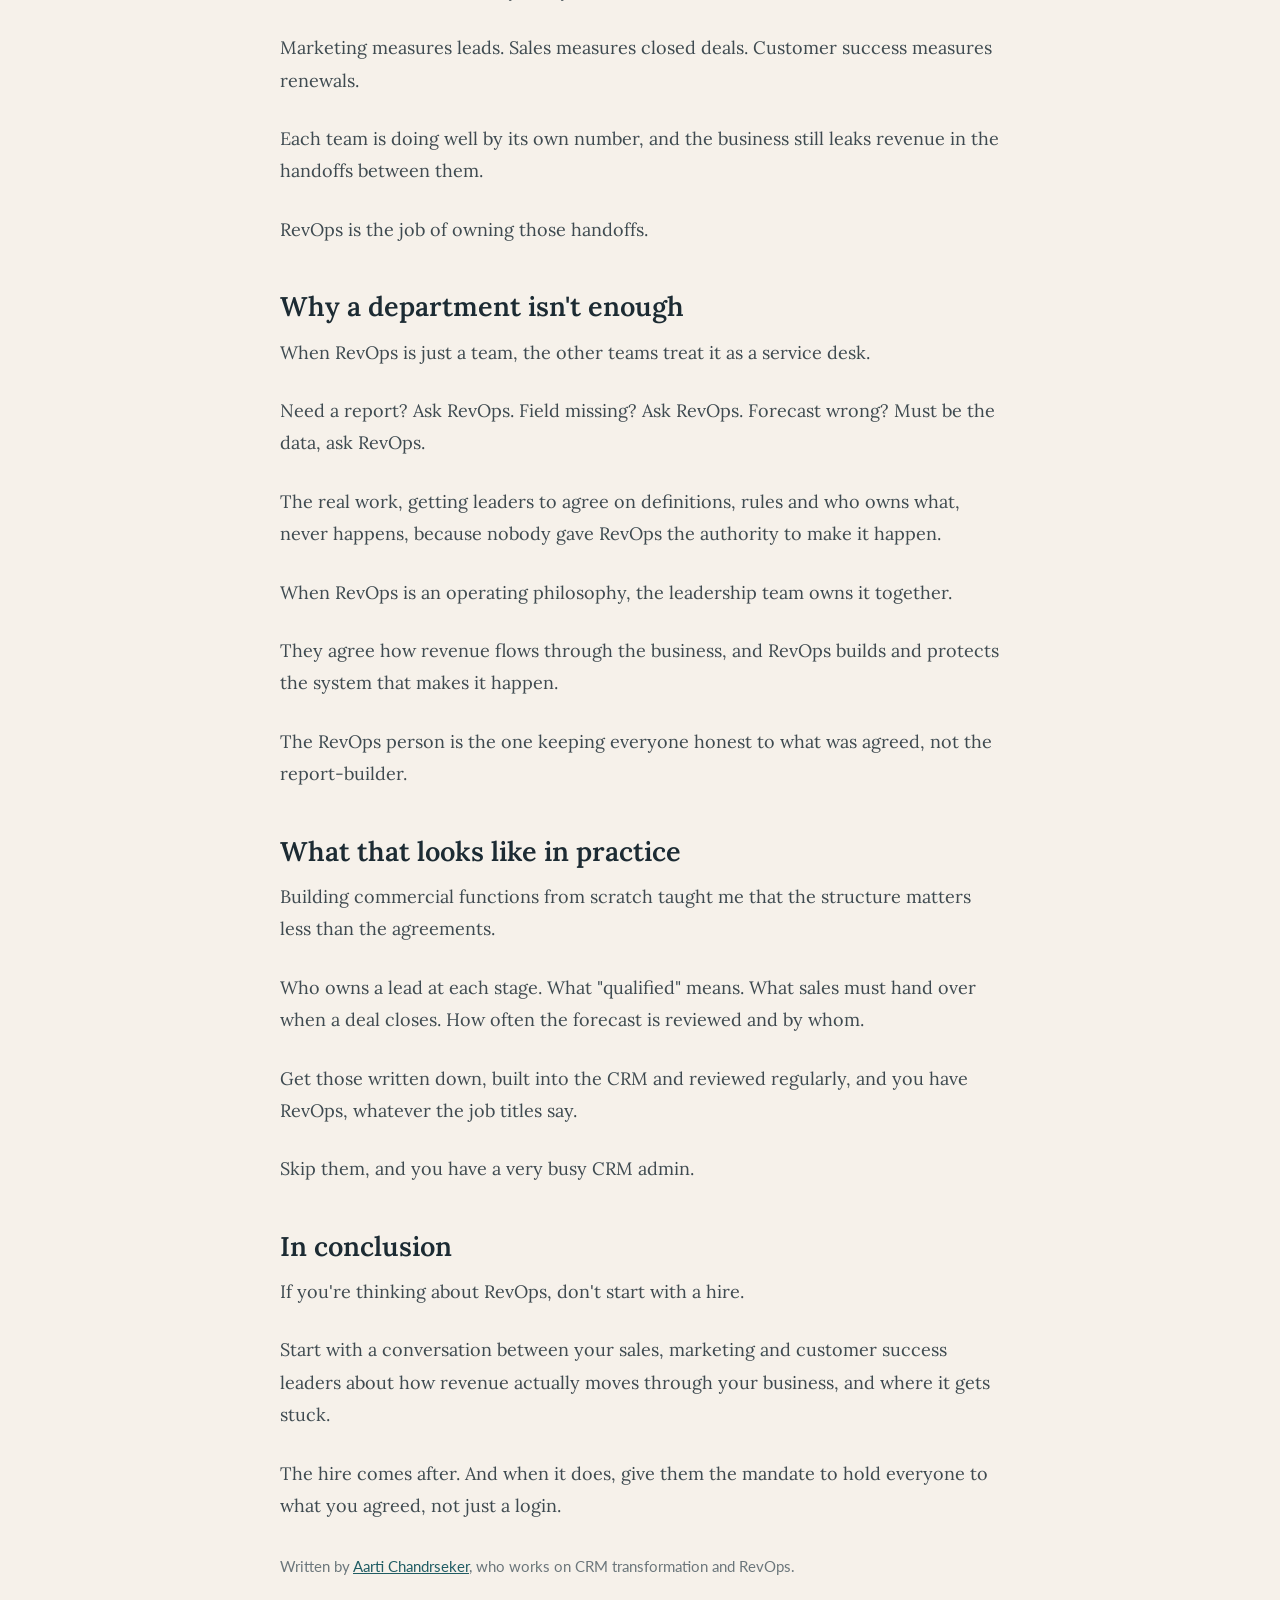
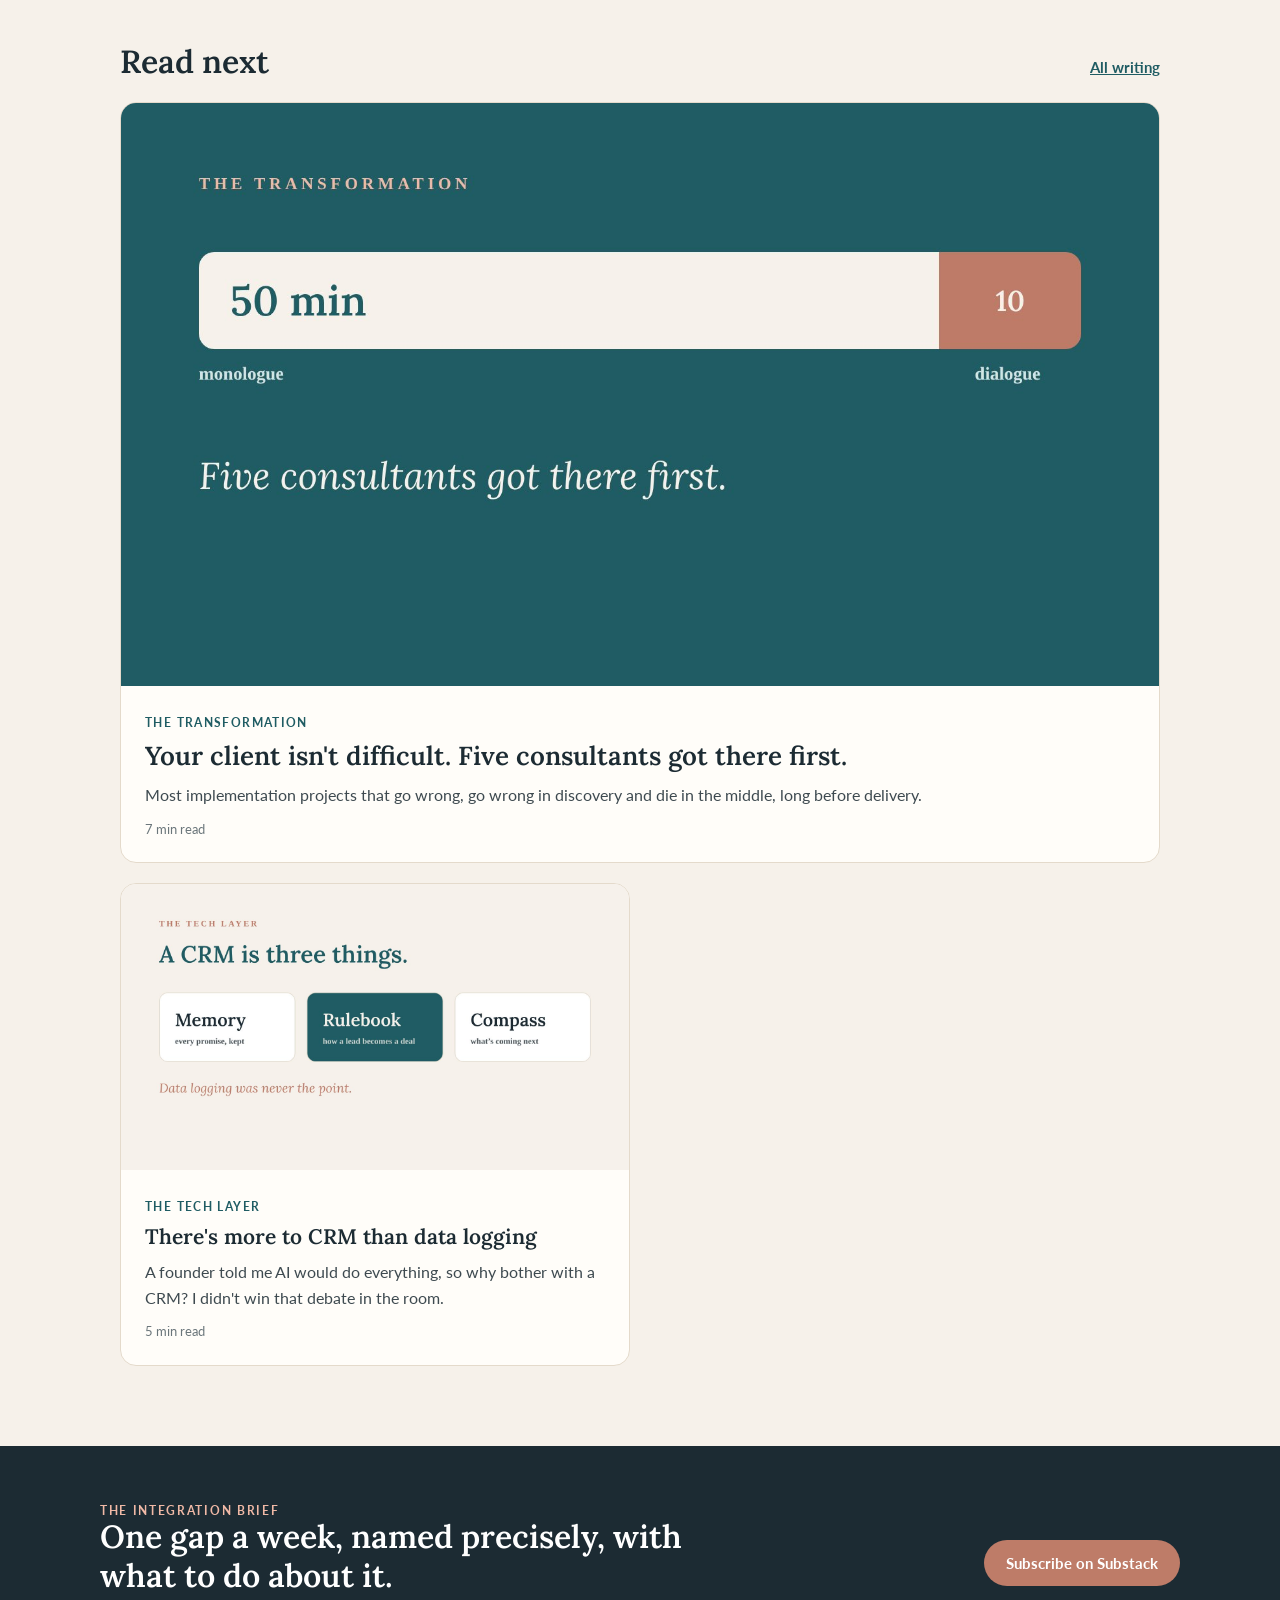
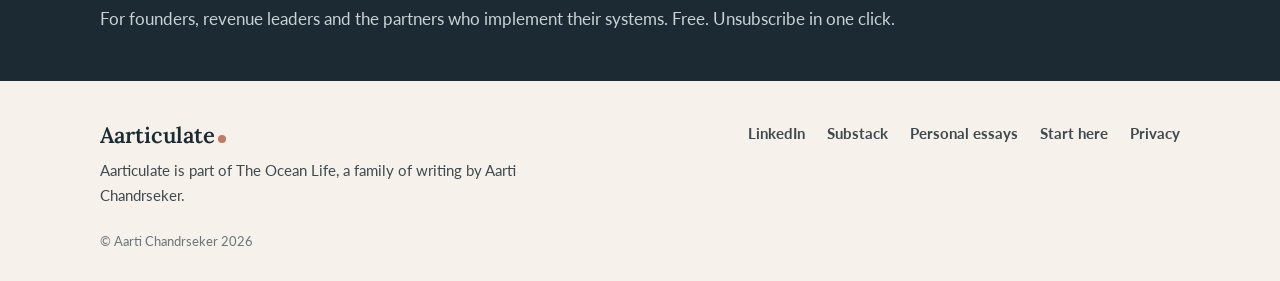
<file: writing/revops-is-an-operating-philosophy/index.html>
<!doctype html><html lang="en"><head><meta charset="utf-8"><meta name="viewport" content="width=device-width,initial-scale=1">
<title>What Is RevOps? An Operating Philosophy, Not a Department | Aarticulate</title><meta name="description" content="You can&#x27;t hire RevOps into an org chart and call it done. It&#x27;s how sales, marketing, customer success and tech agree to run as one system."><link rel="canonical" href="https://aarticulate.co/writing/revops-is-an-operating-philosophy/">
<meta property="og:title" content="What Is RevOps? An Operating Philosophy, Not a Department | Aarticulate"><meta property="og:description" content="You can&#x27;t hire RevOps into an org chart and call it done. It&#x27;s how sales, marketing, customer success and tech agree to run as one system."><meta property="og:type" content="website"><meta property="og:url" content="https://aarticulate.co/writing/revops-is-an-operating-philosophy/"><meta property="og:image" content="https://aarticulate.co/covers/revops-is-an-operating-philosophy.jpg"><meta name="twitter:card" content="summary_large_image">
<link rel="icon" href="/favicon.svg"><link rel="preconnect" href="https://fonts.googleapis.com"><link rel="preconnect" href="https://fonts.gstatic.com" crossorigin>
<link href="https://fonts.googleapis.com/css2?family=Lato:wght@400;700&family=Lora:ital,wght@0,400;0,600;1,400&display=swap" rel="stylesheet">
<link rel="stylesheet" href="/s.css?v=9bfcce2f"><script type="application/ld+json">{"@context": "https://schema.org", "@type": "Article", "headline": "RevOps is an operating philosophy, not a department", "description": "You can't hire RevOps into an org chart and call it done. It's how sales, marketing, customer success and tech agree to run as one system.", "author": {"@context": "https://schema.org", "@type": "Person", "name": "Aarti Chandrseker", "url": "https://aarticulate.co", "jobTitle": "CRM Transformation and RevOps", "sameAs": ["https://www.linkedin.com/in/aarticshekar"]}, "mainEntityOfPage": "https://aarticulate.co/writing/revops-is-an-operating-philosophy/"}</script></head><body>
<header class="top"><div class="wrap topin"><a class="logo" href="/">Aarticulate<span class="dot"></span></a><nav><a href="/writing/" aria-current=page>Writing</a><a href="/about/">About</a><a href="/the-integration-brief/">The Integration Brief</a></nav></div></header>
<main class="wrap"><article class="post"><a class="back" href="/writing/">Writing</a><span class="lens">The Operator&#x27;s Mind &middot; 3 min read</span><h1>RevOps is an operating philosophy, not a department</h1><p class="stand">You can&#x27;t hire RevOps into an org chart and call it done. It&#x27;s how sales, marketing, customer success and tech agree to run as one system.</p><img class="cover" src="/covers/revops-is-an-operating-philosophy.jpg" alt="RevOps is an operating philosophy, not a department" width="1600" height="900"><a class="strip" href="https://aarticshekar.substack.com/s/the-integration-layer"><span class="sk">Free</span><span class="st">The Integration Brief: one gap a week between sales, marketing, CS and tech.</span><span class="sg">Subscribe &rarr;</span></a>
<div class="body"><p>Every few months someone tells me they've "set up RevOps".</p>
<p>Usually it means they've hired one person, given them the CRM admin login, and put them somewhere between sales and finance on the org chart.</p>
<p>Two quarters later that person is drowning in report requests, and nothing about how the teams work together has changed.</p>
<p>I get why it happens. A department is easy to create. You can draw a box, give it a budget, and feel like you've done something.</p>
<p>But RevOps works as a way of running the business, not as a box.</p>
<h2>What RevOps actually does</h2>
<p>At its simplest, RevOps makes sure sales, marketing and customer success run off the same plan, the same data and the same rules.</p>
<p>One definition of a lead. One pipeline. One forecast. One view of the customer from first click to renewal.</p>
<p>That sounds obvious, until you try it.</p>
<p>Marketing measures leads. Sales measures closed deals. Customer success measures renewals.</p>
<p>Each team is doing well by its own number, and the business still leaks revenue in the handoffs between them.</p>
<p>RevOps is the job of owning those handoffs.</p>
<h2>Why a department isn't enough</h2>
<p>When RevOps is just a team, the other teams treat it as a service desk.</p>
<p>Need a report? Ask RevOps. Field missing? Ask RevOps. Forecast wrong? Must be the data, ask RevOps.</p>
<p>The real work, getting leaders to agree on definitions, rules and who owns what, never happens, because nobody gave RevOps the authority to make it happen.</p>
<p>When RevOps is an operating philosophy, the leadership team owns it together.</p>
<p>They agree how revenue flows through the business, and RevOps builds and protects the system that makes it happen.</p>
<p>The RevOps person is the one keeping everyone honest to what was agreed, not the report-builder.</p>
<h2>What that looks like in practice</h2>
<p>Building commercial functions from scratch taught me that the structure matters less than the agreements.</p>
<p>Who owns a lead at each stage. What "qualified" means. What sales must hand over when a deal closes. How often the forecast is reviewed and by whom.</p>
<p>Get those written down, built into the CRM and reviewed regularly, and you have RevOps, whatever the job titles say.</p>
<p>Skip them, and you have a very busy CRM admin.</p>
<h2>In conclusion</h2>
<p>If you're thinking about RevOps, don't start with a hire.</p>
<p>Start with a conversation between your sales, marketing and customer success leaders about how revenue actually moves through your business, and where it gets stuck.</p>
<p>The hire comes after. And when it does, give them the mandate to hold everyone to what you agreed, not just a login.</p></div>
<p class="by">Written by <a href="/about/">Aarti Chandrseker</a>, who works on CRM transformation and RevOps.</p></article>
<section class="sec"><div class="sh"><h2>Read next</h2><a href="/writing/">All writing</a></div><div class="grid two"><a class="card" href="/writing/your-client-isnt-difficult/"><img src="/covers/your-client-isnt-difficult.jpg" alt="" width="1600" height="900" loading="lazy"><span class="lens">The Transformation</span><h3>Your client isn&#x27;t difficult. Five consultants got there first.</h3><p>Most implementation projects that go wrong, go wrong in discovery and die in the middle, long before delivery.</p><span class="meta">7 min read</span></a><a class="card" href="/writing/more-to-crm-than-data-logging/"><img src="/covers/more-to-crm-than-data-logging.jpg" alt="" width="1600" height="900" loading="lazy"><span class="lens">The Tech Layer</span><h3>There&#x27;s more to CRM than data logging</h3><p>A founder told me AI would do everything, so why bother with a CRM? I didn&#x27;t win that debate in the room.</p><span class="meta">5 min read</span></a></div></section></main><section class="brief"><div class="wrap briefin"><div><p class="k">The Integration Brief</p><h2>One gap a week, named precisely, with what to do about it.</h2>
<p>For founders, revenue leaders and the partners who implement their systems. Free. Unsubscribe in one click.</p></div>
<a class="btn" href="https://aarticshekar.substack.com/s/the-integration-layer">Subscribe on Substack</a></div></section><footer class="foot"><div class="wrap footin"><div><a class="logo" href="/">Aarticulate<span class="dot"></span></a>
<p>Aarticulate is part of The Ocean Life, a family of writing by Aarti Chandrseker.</p></div>
<div class="fl"><a href="https://www.linkedin.com/in/aarticshekar">LinkedIn</a><a href="https://aarticshekar.substack.com/s/the-integration-layer">Substack</a><a href="https://www.aarti.blog/the-essays/">Personal essays</a><a href="/start/">Start here</a><a href="/privacy/">Privacy</a></div></div>
<div class="wrap copy">&copy; Aarti Chandrseker 2026</div></footer></body></html>
</file>
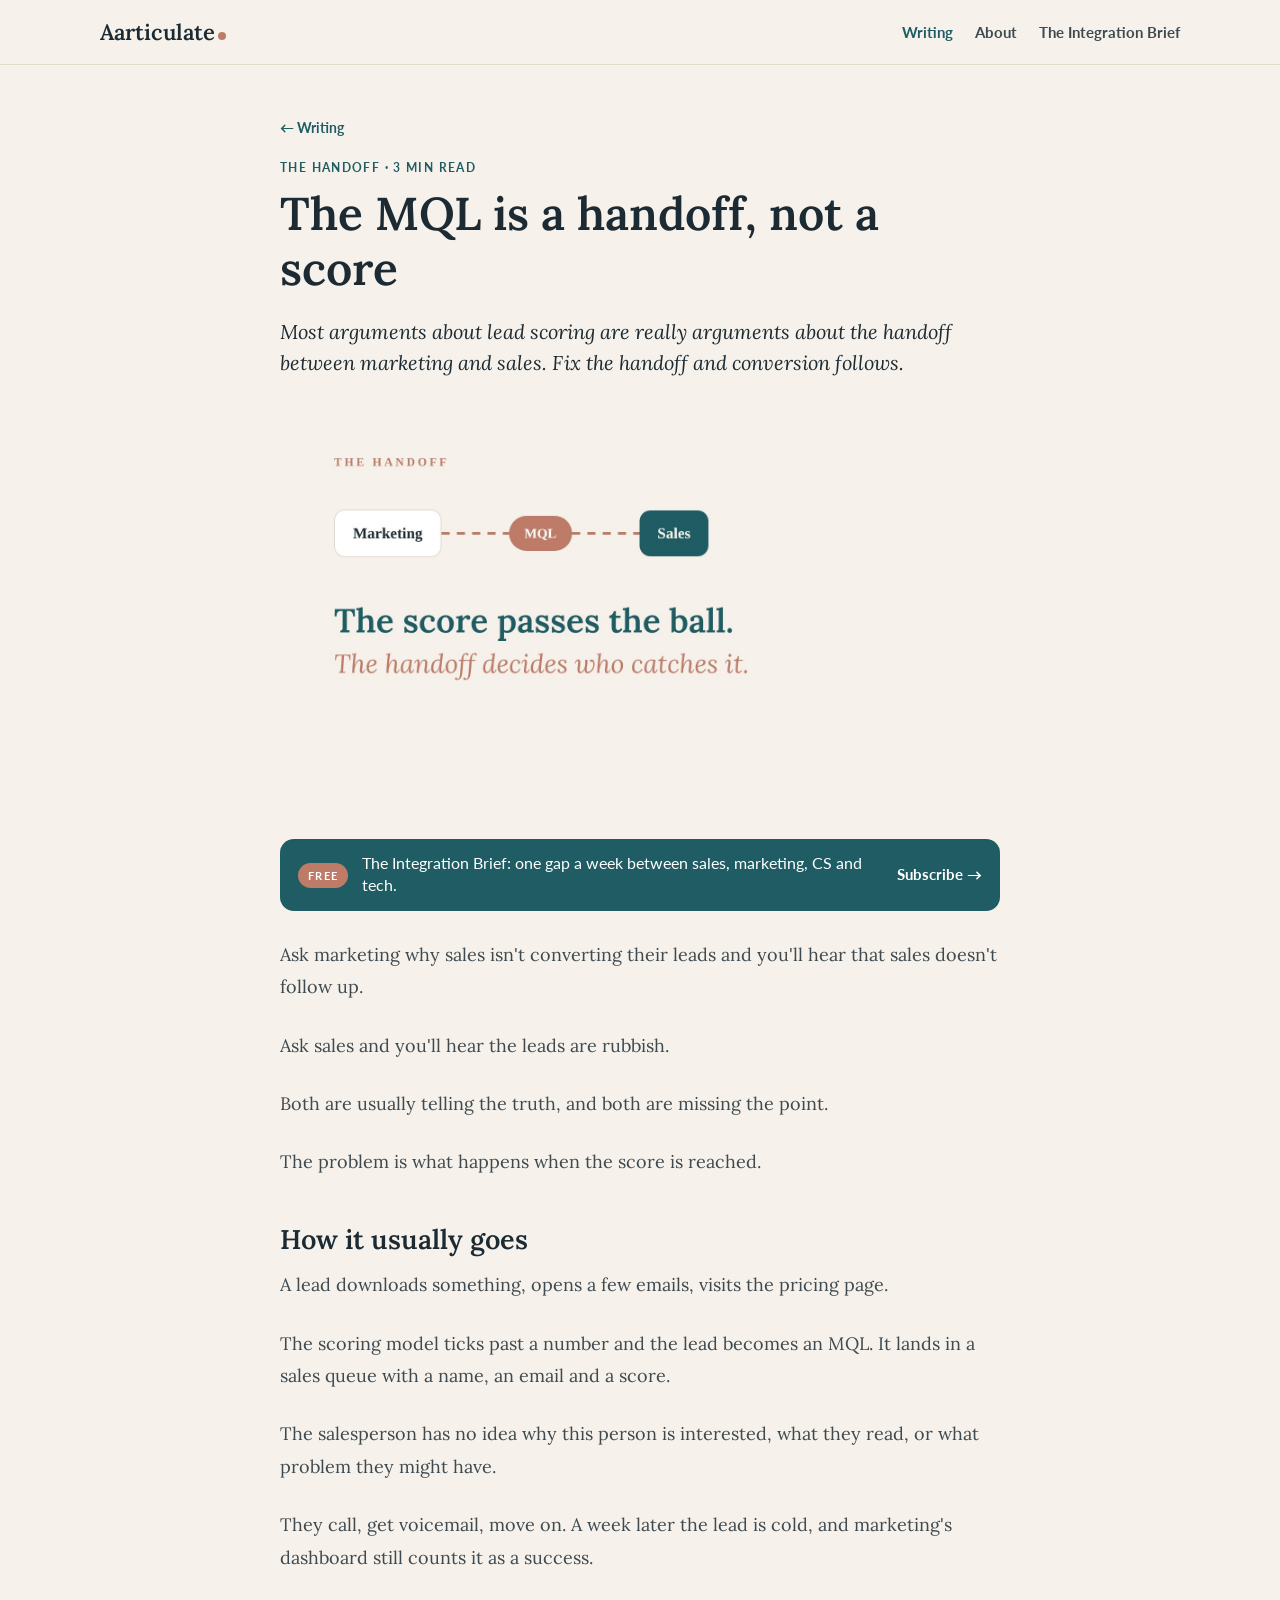
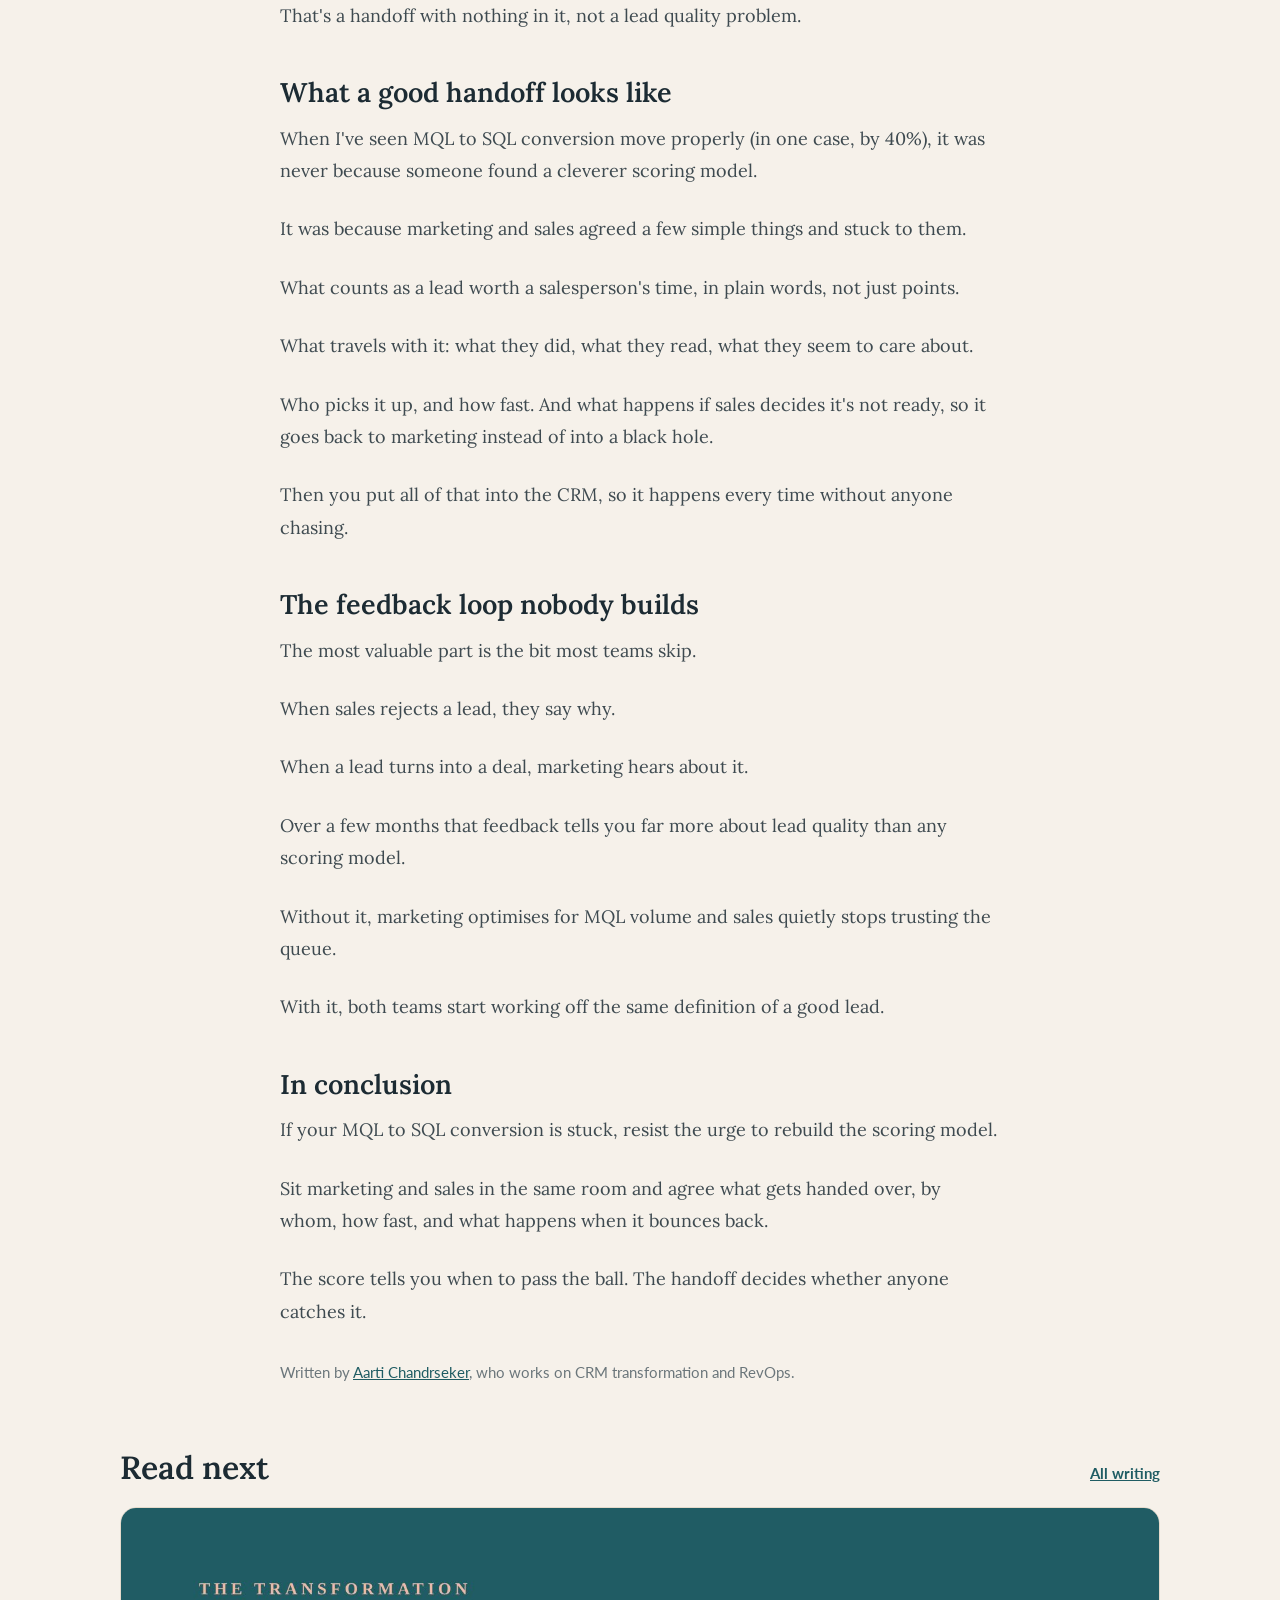
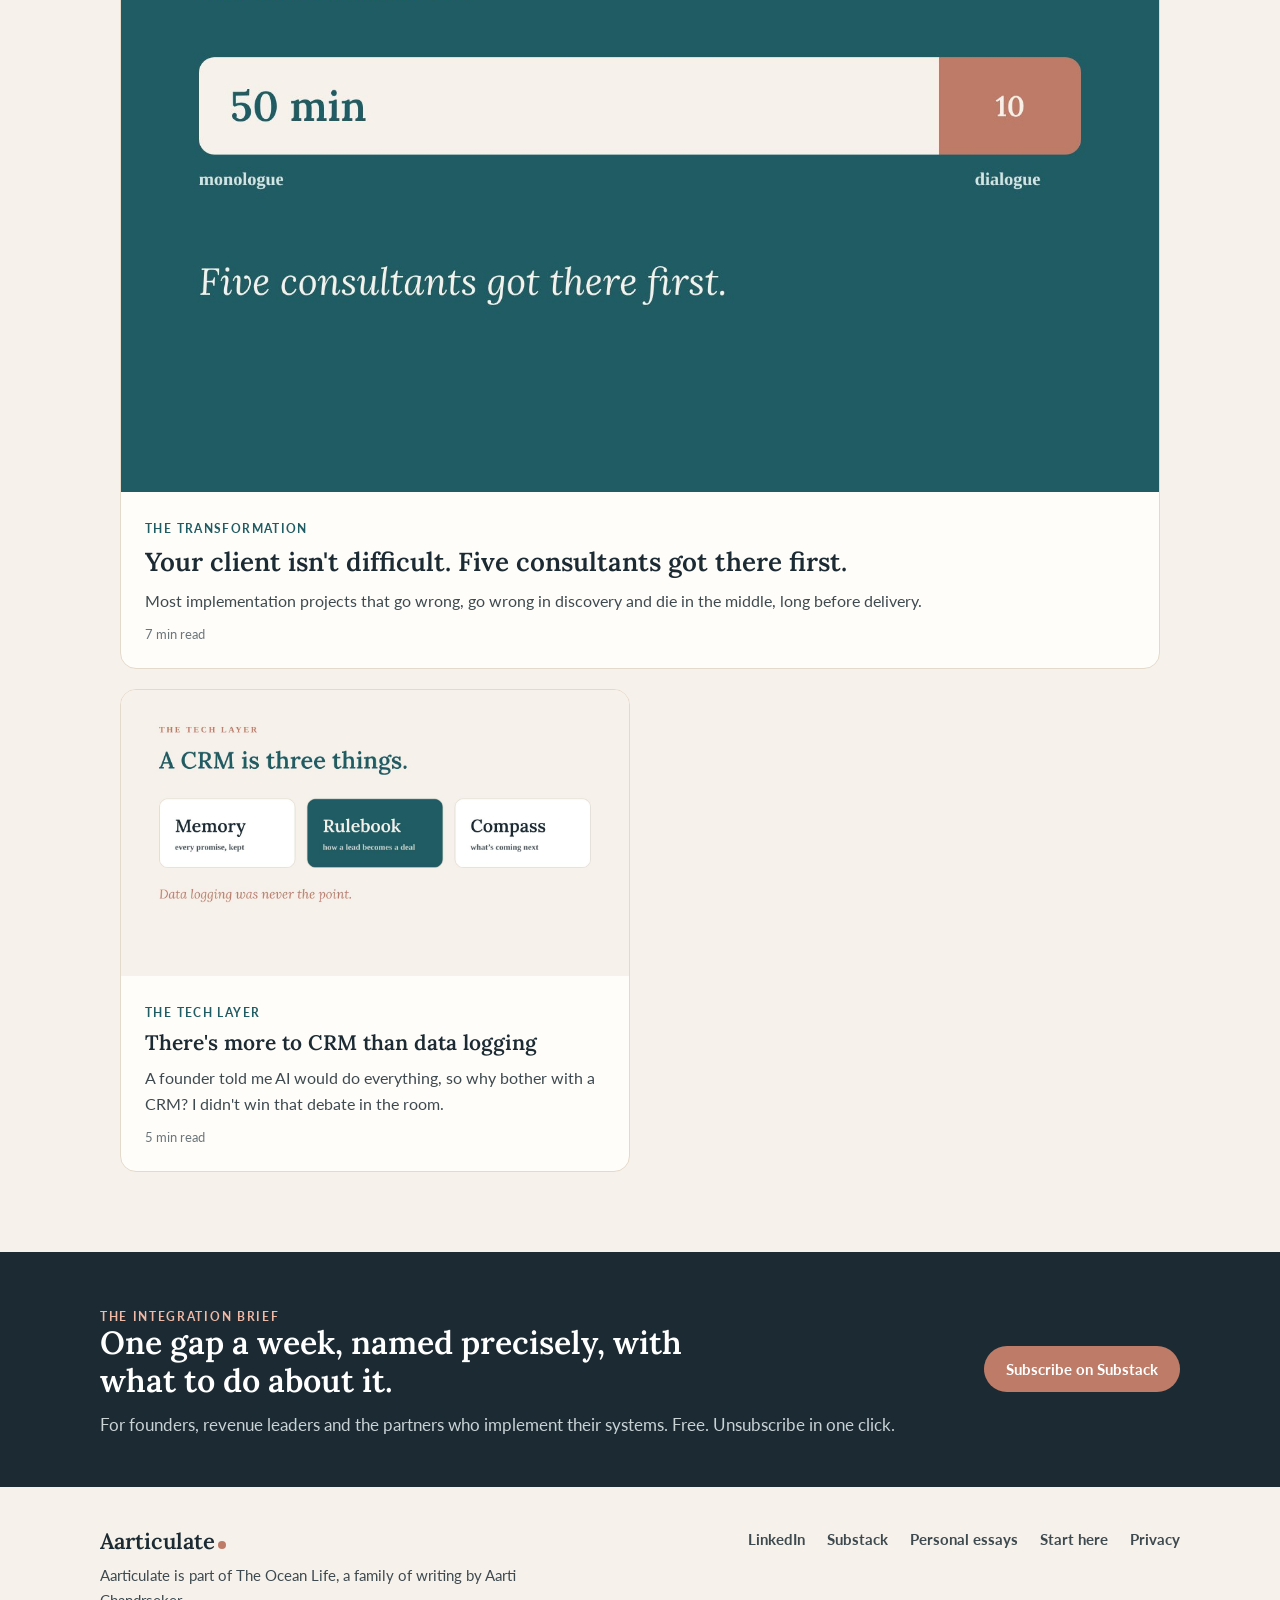
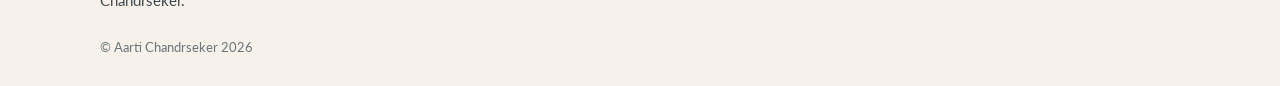
<file: writing/the-mql-is-a-handoff/index.html>
<!doctype html><html lang="en"><head><meta charset="utf-8"><meta name="viewport" content="width=device-width,initial-scale=1">
<title>MQL to SQL Conversion Low? Fix the Handoff, Not the Score | Aarticulate</title><meta name="description" content="Most arguments about lead scoring are really arguments about the handoff between marketing and sales. Fix the handoff and conversion follows."><link rel="canonical" href="https://aarticulate.co/writing/the-mql-is-a-handoff/">
<meta property="og:title" content="MQL to SQL Conversion Low? Fix the Handoff, Not the Score | Aarticulate"><meta property="og:description" content="Most arguments about lead scoring are really arguments about the handoff between marketing and sales. Fix the handoff and conversion follows."><meta property="og:type" content="website"><meta property="og:url" content="https://aarticulate.co/writing/the-mql-is-a-handoff/"><meta property="og:image" content="https://aarticulate.co/covers/the-mql-is-a-handoff.jpg"><meta name="twitter:card" content="summary_large_image">
<link rel="icon" href="/favicon.svg"><link rel="preconnect" href="https://fonts.googleapis.com"><link rel="preconnect" href="https://fonts.gstatic.com" crossorigin>
<link href="https://fonts.googleapis.com/css2?family=Lato:wght@400;700&family=Lora:ital,wght@0,400;0,600;1,400&display=swap" rel="stylesheet">
<link rel="stylesheet" href="/s.css?v=9bfcce2f"><script type="application/ld+json">{"@context": "https://schema.org", "@type": "Article", "headline": "The MQL is a handoff, not a score", "description": "Most arguments about lead scoring are really arguments about the handoff between marketing and sales. Fix the handoff and conversion follows.", "author": {"@context": "https://schema.org", "@type": "Person", "name": "Aarti Chandrseker", "url": "https://aarticulate.co", "jobTitle": "CRM Transformation and RevOps", "sameAs": ["https://www.linkedin.com/in/aarticshekar"]}, "mainEntityOfPage": "https://aarticulate.co/writing/the-mql-is-a-handoff/"}</script></head><body>
<header class="top"><div class="wrap topin"><a class="logo" href="/">Aarticulate<span class="dot"></span></a><nav><a href="/writing/" aria-current=page>Writing</a><a href="/about/">About</a><a href="/the-integration-brief/">The Integration Brief</a></nav></div></header>
<main class="wrap"><article class="post"><a class="back" href="/writing/">Writing</a><span class="lens">The Handoff &middot; 3 min read</span><h1>The MQL is a handoff, not a score</h1><p class="stand">Most arguments about lead scoring are really arguments about the handoff between marketing and sales. Fix the handoff and conversion follows.</p><img class="cover" src="/covers/the-mql-is-a-handoff.jpg" alt="The MQL is a handoff, not a score" width="1600" height="900"><a class="strip" href="https://aarticshekar.substack.com/s/the-integration-layer"><span class="sk">Free</span><span class="st">The Integration Brief: one gap a week between sales, marketing, CS and tech.</span><span class="sg">Subscribe &rarr;</span></a>
<div class="body"><p>Ask marketing why sales isn't converting their leads and you'll hear that sales doesn't follow up.</p>
<p>Ask sales and you'll hear the leads are rubbish.</p>
<p>Both are usually telling the truth, and both are missing the point.</p>
<p>The problem is what happens when the score is reached.</p>
<h2>How it usually goes</h2>
<p>A lead downloads something, opens a few emails, visits the pricing page.</p>
<p>The scoring model ticks past a number and the lead becomes an MQL. It lands in a sales queue with a name, an email and a score.</p>
<p>The salesperson has no idea why this person is interested, what they read, or what problem they might have.</p>
<p>They call, get voicemail, move on. A week later the lead is cold, and marketing's dashboard still counts it as a success.</p>
<p>That's a handoff with nothing in it, not a lead quality problem.</p>
<h2>What a good handoff looks like</h2>
<p>When I've seen MQL to SQL conversion move properly (in one case, by 40%), it was never because someone found a cleverer scoring model.</p>
<p>It was because marketing and sales agreed a few simple things and stuck to them.</p>
<p>What counts as a lead worth a salesperson's time, in plain words, not just points.</p>
<p>What travels with it: what they did, what they read, what they seem to care about.</p>
<p>Who picks it up, and how fast. And what happens if sales decides it's not ready, so it goes back to marketing instead of into a black hole.</p>
<p>Then you put all of that into the CRM, so it happens every time without anyone chasing.</p>
<h2>The feedback loop nobody builds</h2>
<p>The most valuable part is the bit most teams skip.</p>
<p>When sales rejects a lead, they say why.</p>
<p>When a lead turns into a deal, marketing hears about it.</p>
<p>Over a few months that feedback tells you far more about lead quality than any scoring model.</p>
<p>Without it, marketing optimises for MQL volume and sales quietly stops trusting the queue.</p>
<p>With it, both teams start working off the same definition of a good lead.</p>
<h2>In conclusion</h2>
<p>If your MQL to SQL conversion is stuck, resist the urge to rebuild the scoring model.</p>
<p>Sit marketing and sales in the same room and agree what gets handed over, by whom, how fast, and what happens when it bounces back.</p>
<p>The score tells you when to pass the ball. The handoff decides whether anyone catches it.</p></div>
<p class="by">Written by <a href="/about/">Aarti Chandrseker</a>, who works on CRM transformation and RevOps.</p></article>
<section class="sec"><div class="sh"><h2>Read next</h2><a href="/writing/">All writing</a></div><div class="grid two"><a class="card" href="/writing/your-client-isnt-difficult/"><img src="/covers/your-client-isnt-difficult.jpg" alt="" width="1600" height="900" loading="lazy"><span class="lens">The Transformation</span><h3>Your client isn&#x27;t difficult. Five consultants got there first.</h3><p>Most implementation projects that go wrong, go wrong in discovery and die in the middle, long before delivery.</p><span class="meta">7 min read</span></a><a class="card" href="/writing/more-to-crm-than-data-logging/"><img src="/covers/more-to-crm-than-data-logging.jpg" alt="" width="1600" height="900" loading="lazy"><span class="lens">The Tech Layer</span><h3>There&#x27;s more to CRM than data logging</h3><p>A founder told me AI would do everything, so why bother with a CRM? I didn&#x27;t win that debate in the room.</p><span class="meta">5 min read</span></a></div></section></main><section class="brief"><div class="wrap briefin"><div><p class="k">The Integration Brief</p><h2>One gap a week, named precisely, with what to do about it.</h2>
<p>For founders, revenue leaders and the partners who implement their systems. Free. Unsubscribe in one click.</p></div>
<a class="btn" href="https://aarticshekar.substack.com/s/the-integration-layer">Subscribe on Substack</a></div></section><footer class="foot"><div class="wrap footin"><div><a class="logo" href="/">Aarticulate<span class="dot"></span></a>
<p>Aarticulate is part of The Ocean Life, a family of writing by Aarti Chandrseker.</p></div>
<div class="fl"><a href="https://www.linkedin.com/in/aarticshekar">LinkedIn</a><a href="https://aarticshekar.substack.com/s/the-integration-layer">Substack</a><a href="https://www.aarti.blog/the-essays/">Personal essays</a><a href="/start/">Start here</a><a href="/privacy/">Privacy</a></div></div>
<div class="wrap copy">&copy; Aarti Chandrseker 2026</div></footer></body></html>
</file>
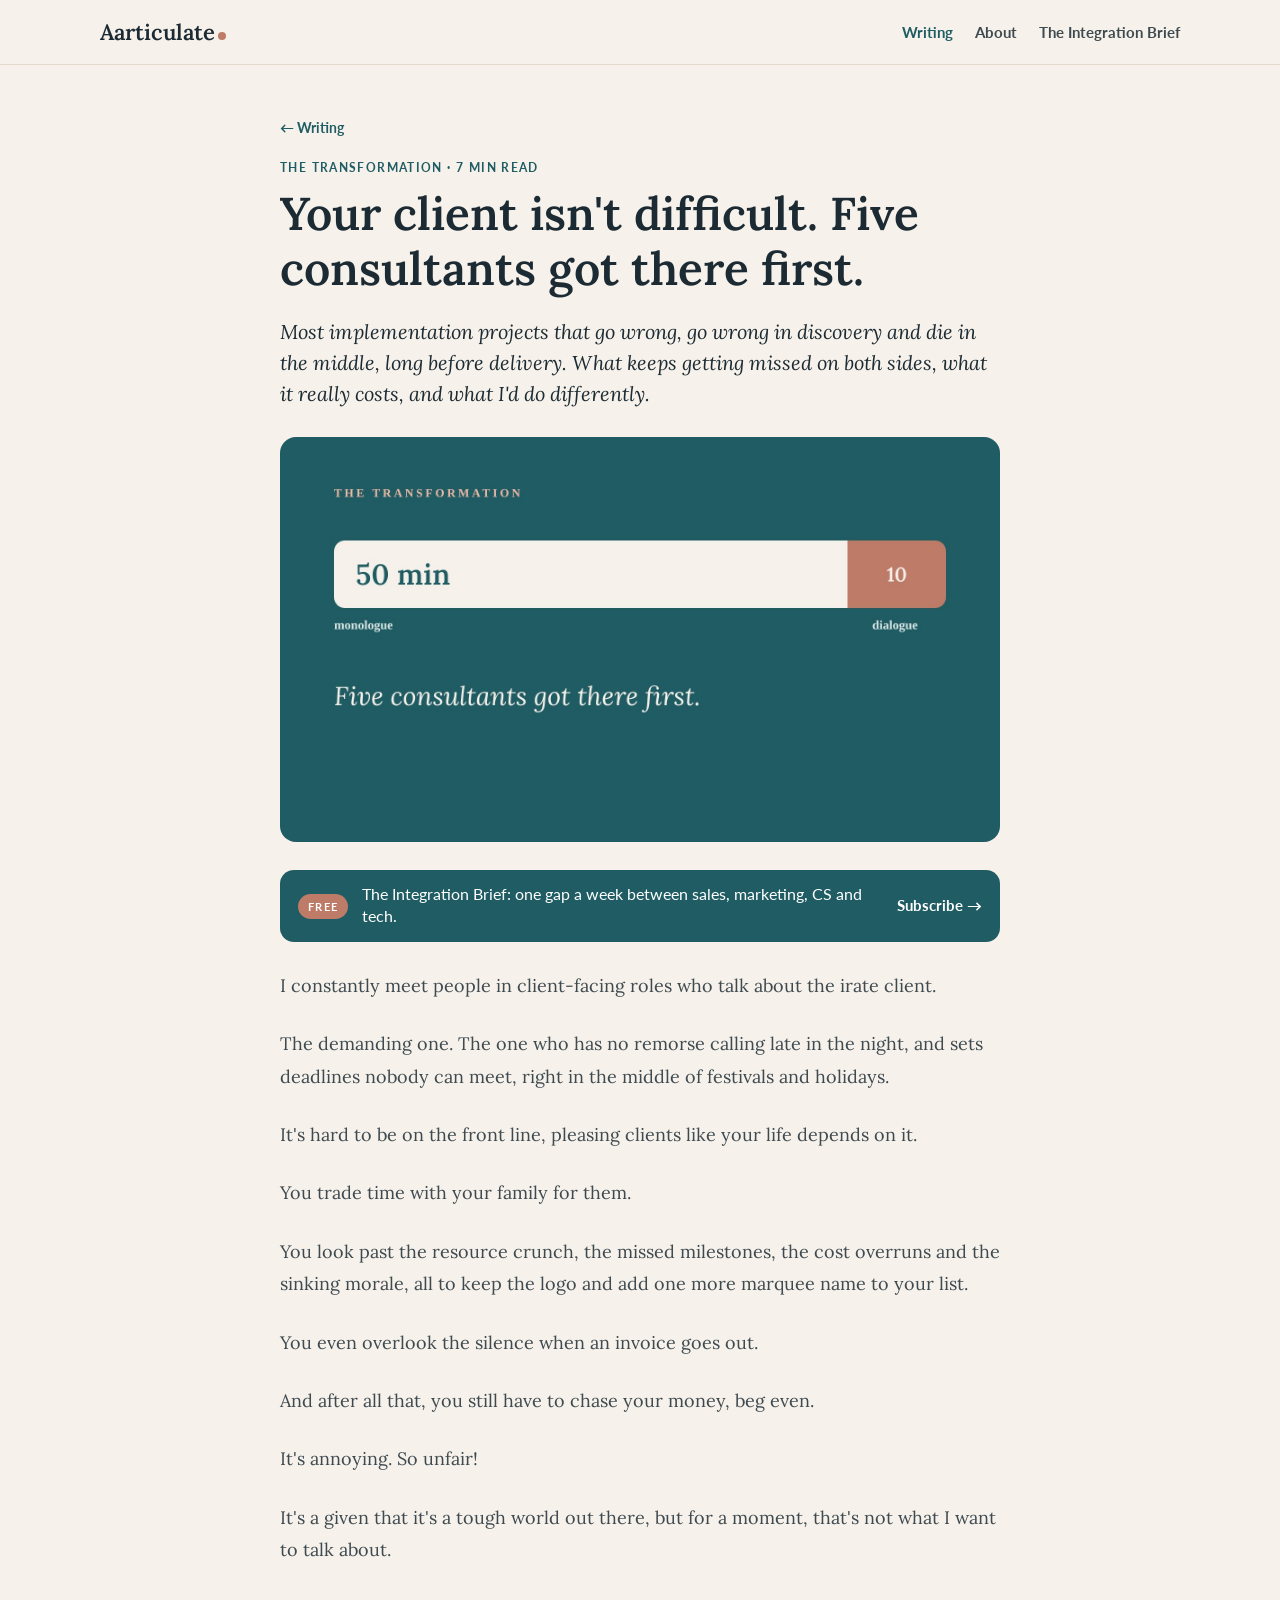
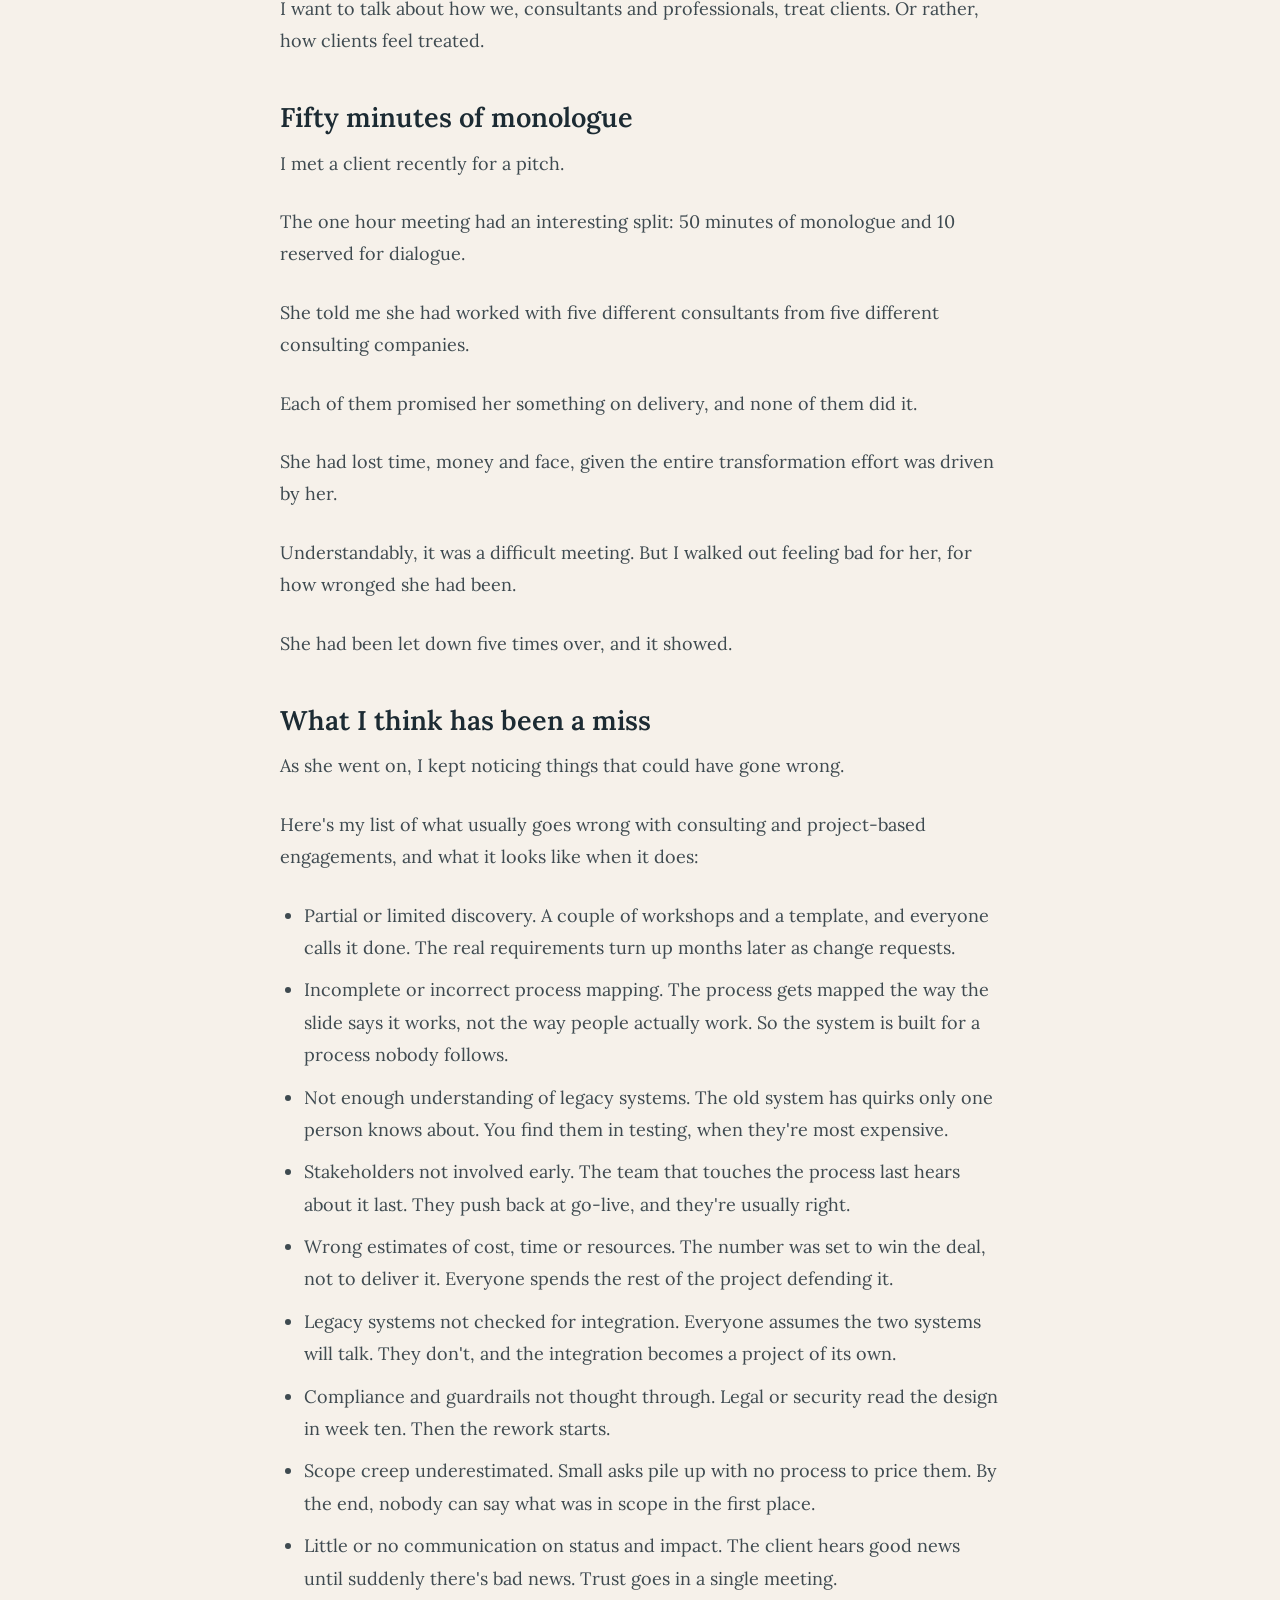
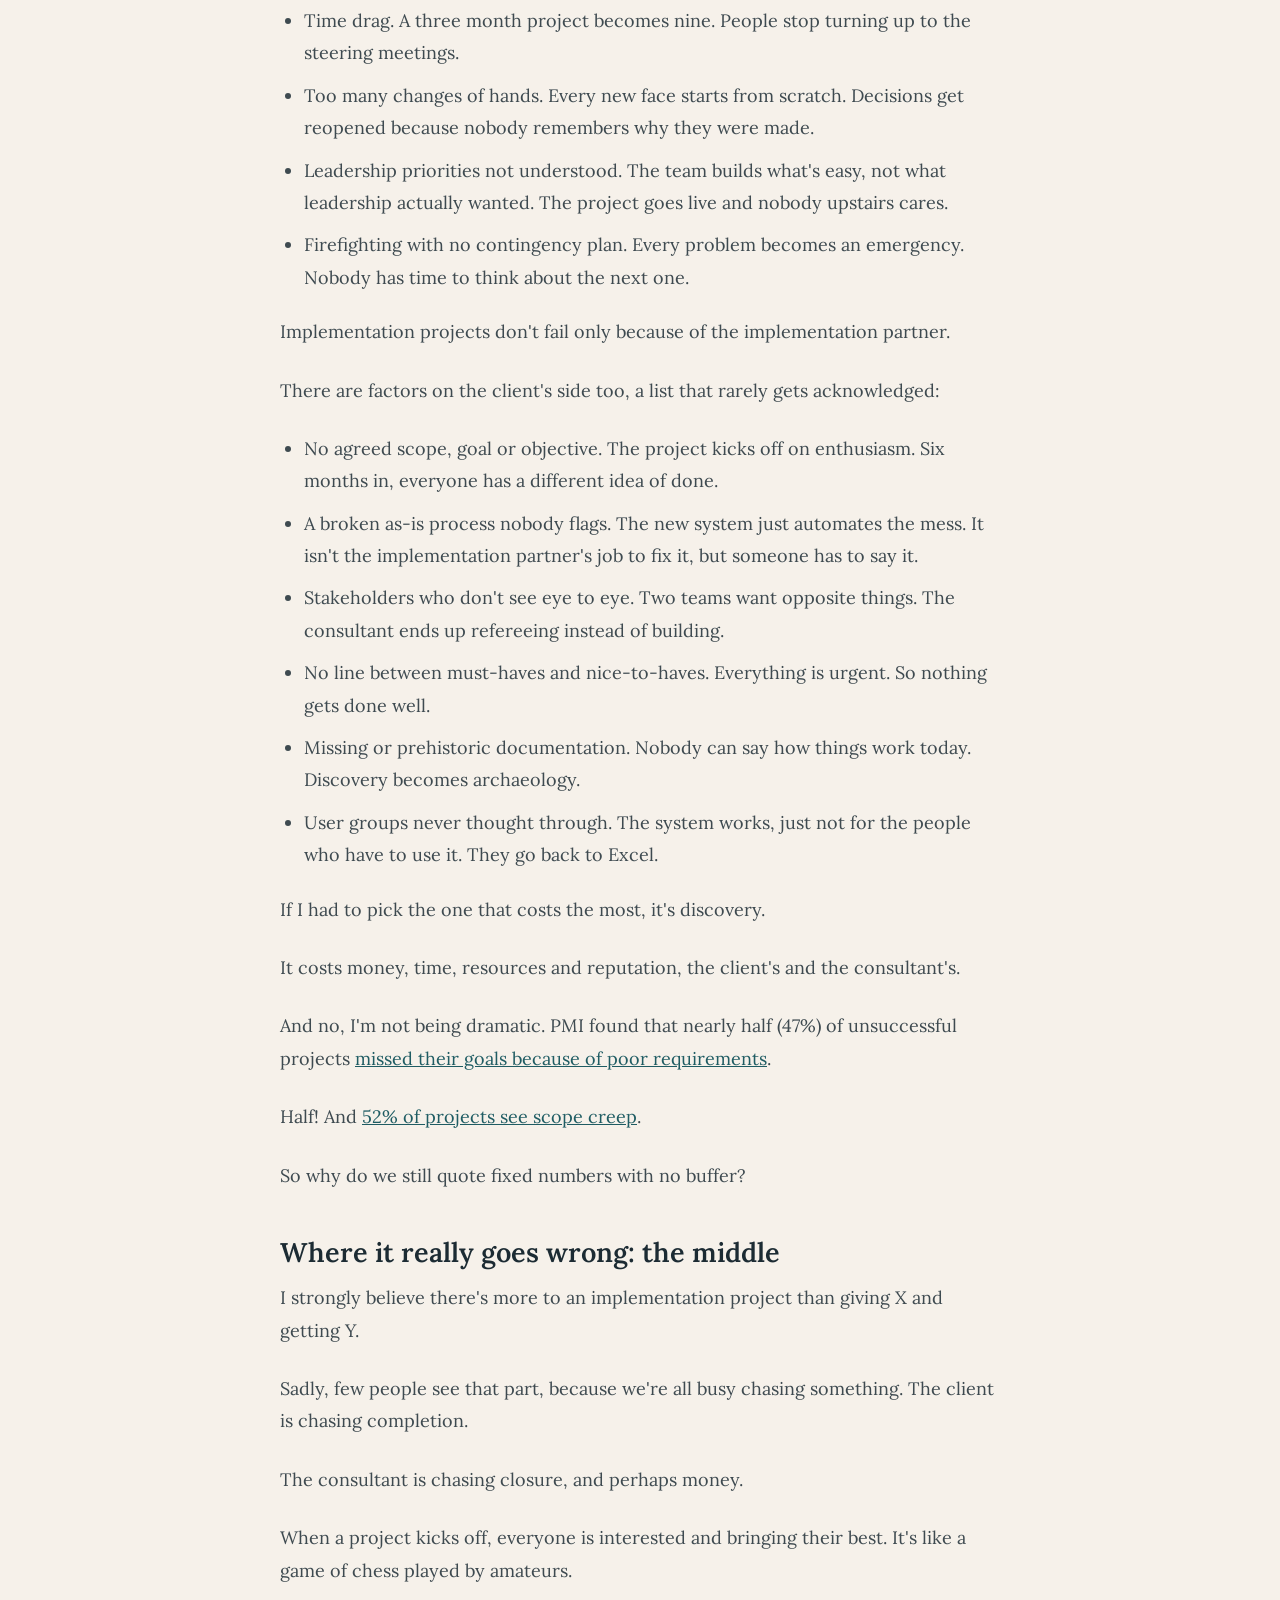
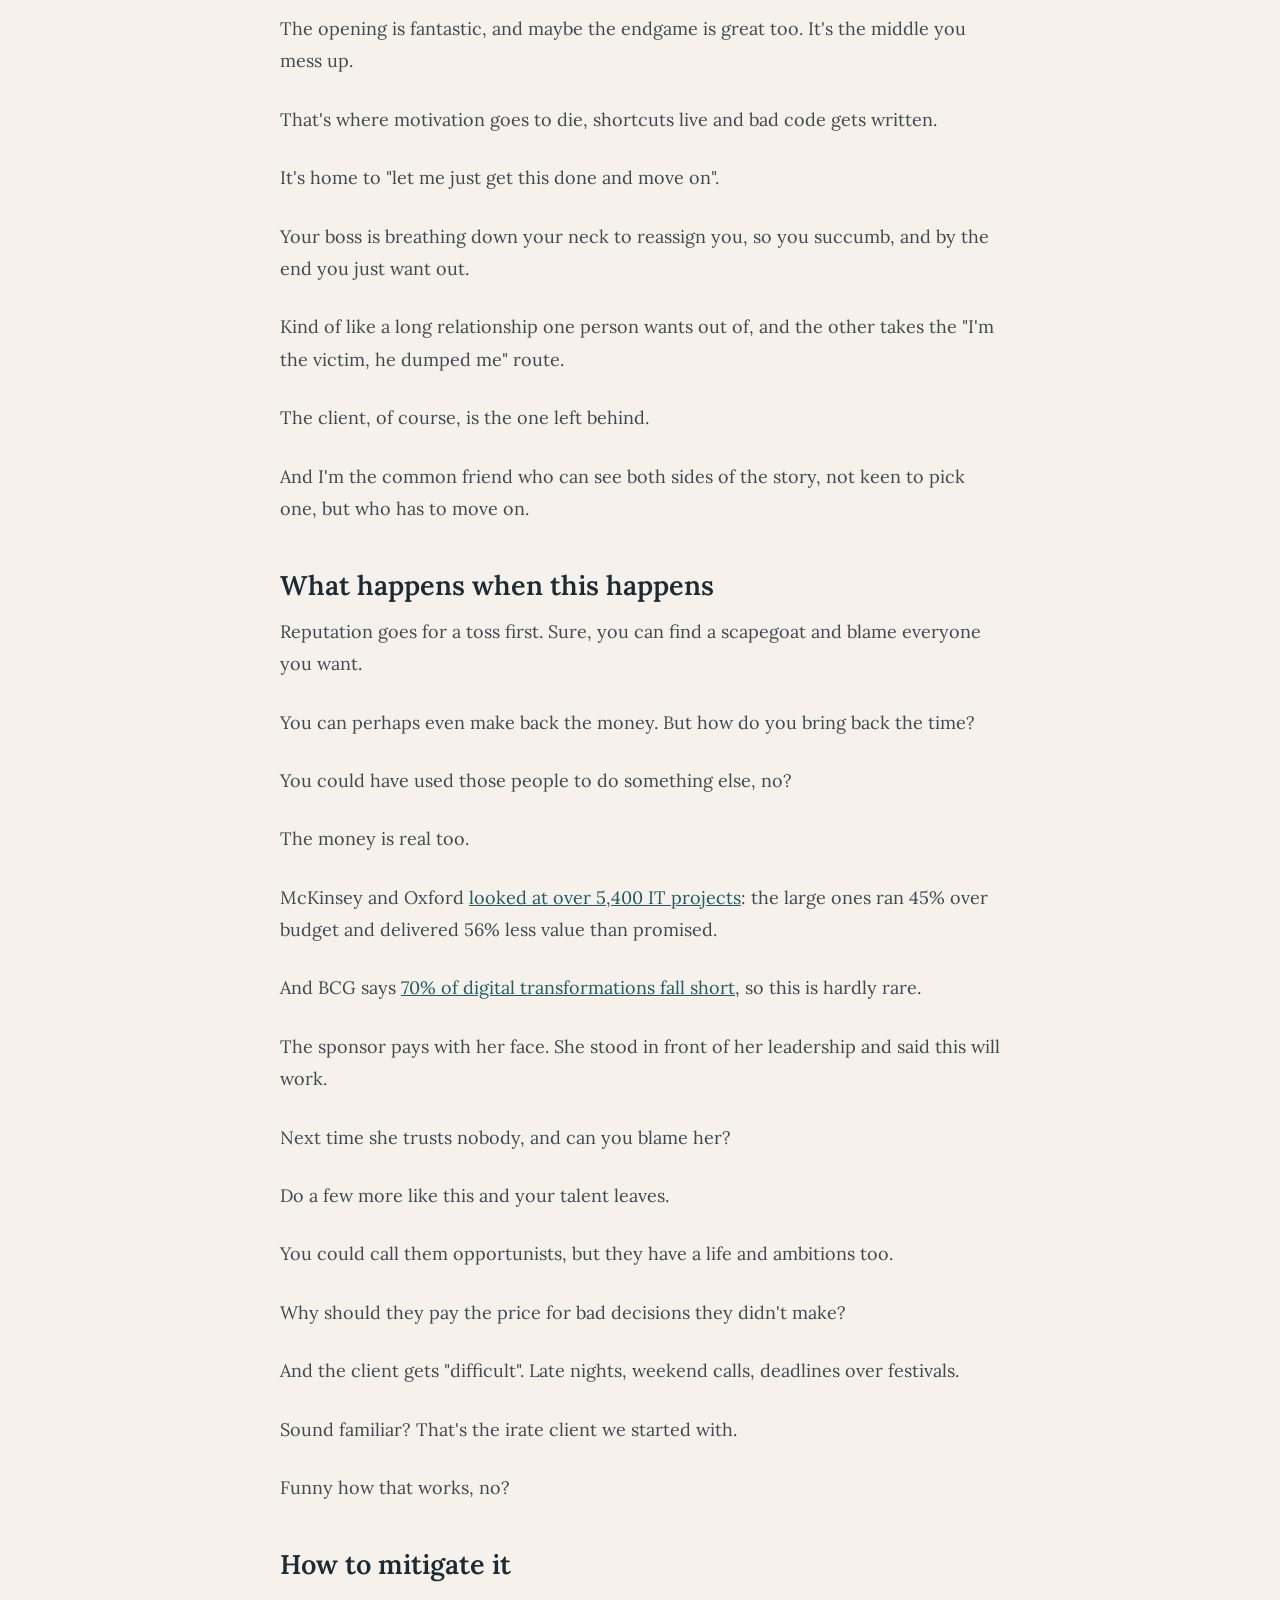
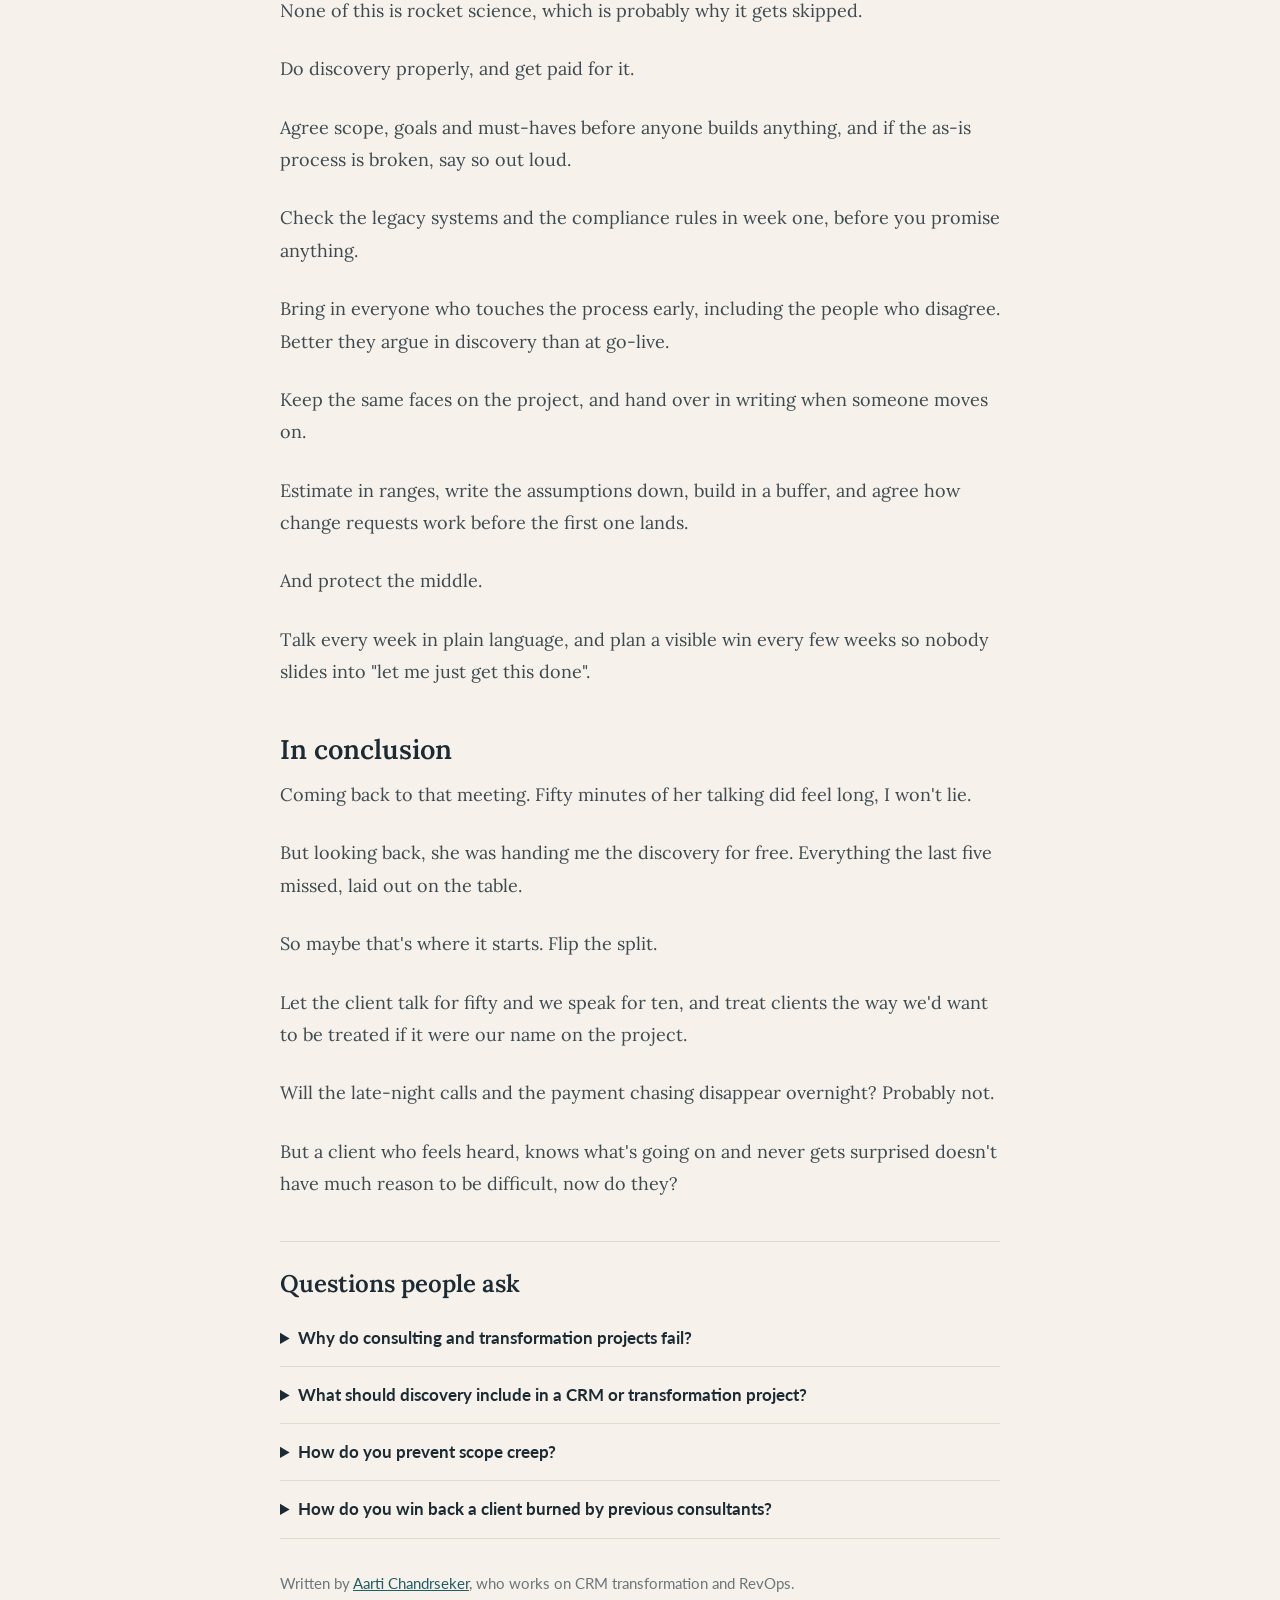
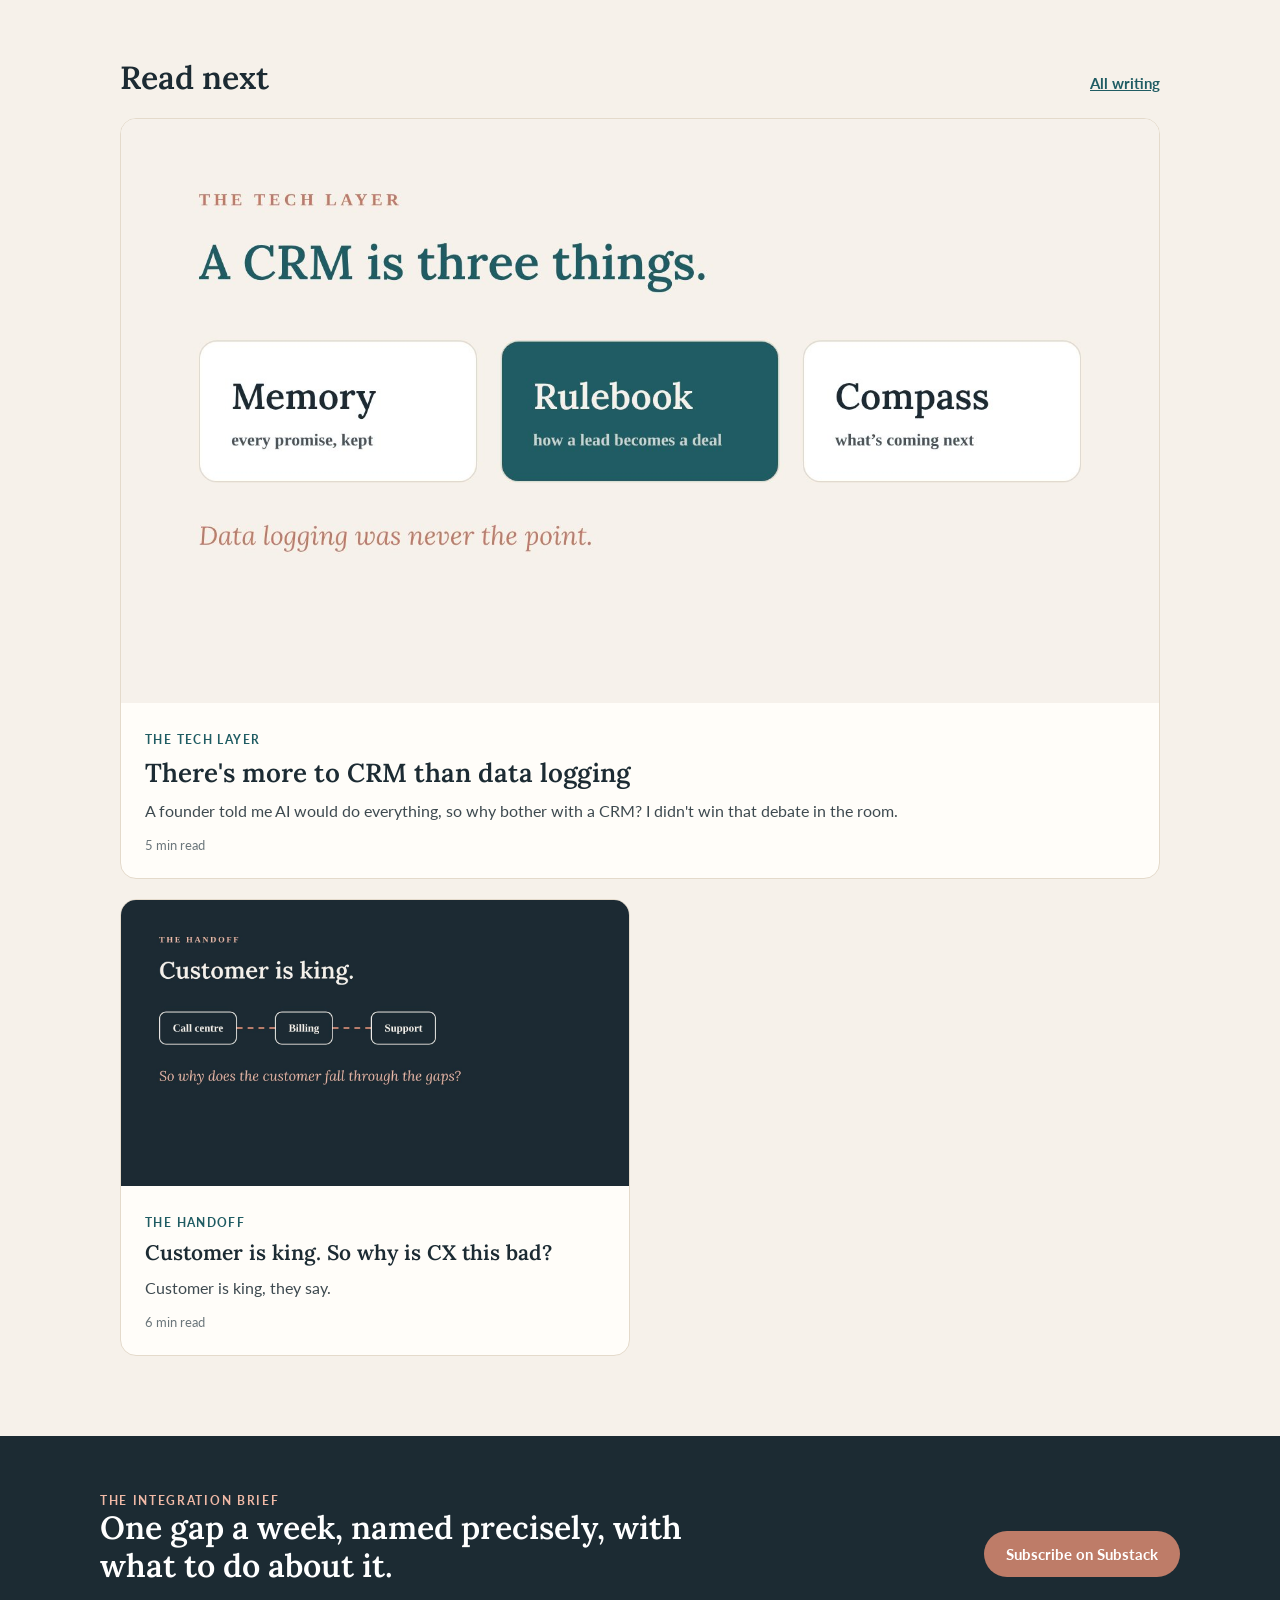
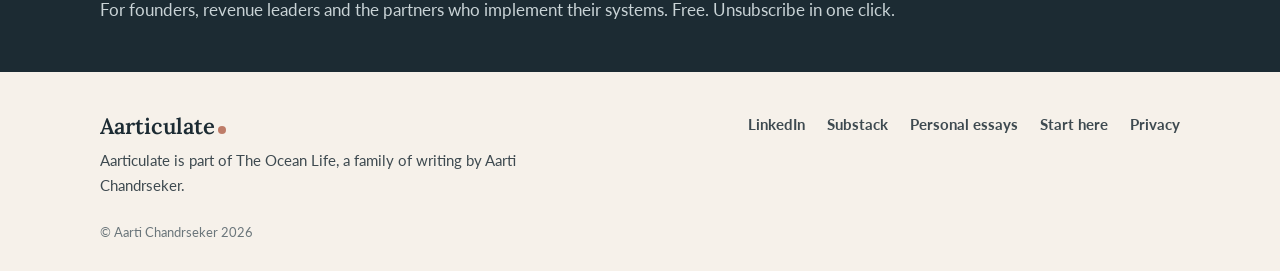
<file: writing/your-client-isnt-difficult/index.html>
<!doctype html><html lang="en"><head><meta charset="utf-8"><meta name="viewport" content="width=device-width,initial-scale=1">
<title>Why Consulting Projects Fail: It Starts in Discovery | Aarticulate</title><meta name="description" content="Most implementation projects that go wrong, go wrong in discovery and die in the middle, long before delivery. What keeps getting missed on both sides, what it really costs, and what I&#x27;d do differently."><link rel="canonical" href="https://aarticulate.co/writing/your-client-isnt-difficult/">
<meta property="og:title" content="Why Consulting Projects Fail: It Starts in Discovery | Aarticulate"><meta property="og:description" content="Most implementation projects that go wrong, go wrong in discovery and die in the middle, long before delivery. What keeps getting missed on both sides, what it really costs, and what I&#x27;d do differently."><meta property="og:type" content="website"><meta property="og:url" content="https://aarticulate.co/writing/your-client-isnt-difficult/"><meta property="og:image" content="https://aarticulate.co/covers/your-client-isnt-difficult.jpg"><meta name="twitter:card" content="summary_large_image">
<link rel="icon" href="/favicon.svg"><link rel="preconnect" href="https://fonts.googleapis.com"><link rel="preconnect" href="https://fonts.gstatic.com" crossorigin>
<link href="https://fonts.googleapis.com/css2?family=Lato:wght@400;700&family=Lora:ital,wght@0,400;0,600;1,400&display=swap" rel="stylesheet">
<link rel="stylesheet" href="/s.css?v=9bfcce2f"><script type="application/ld+json">{"@context": "https://schema.org", "@type": "Article", "headline": "Your client isn't difficult. Five consultants got there first.", "description": "Most implementation projects that go wrong, go wrong in discovery and die in the middle, long before delivery. What keeps getting missed on both sides, what it really costs, and what I'd do differently.", "author": {"@context": "https://schema.org", "@type": "Person", "name": "Aarti Chandrseker", "url": "https://aarticulate.co", "jobTitle": "CRM Transformation and RevOps", "sameAs": ["https://www.linkedin.com/in/aarticshekar"]}, "mainEntityOfPage": "https://aarticulate.co/writing/your-client-isnt-difficult/"}</script><script type="application/ld+json">{"@context": "https://schema.org", "@type": "FAQPage", "mainEntity": [{"@type": "Question", "name": "Why do consulting and transformation projects fail?", "acceptedAnswer": {"@type": "Answer", "text": "Most fail before delivery starts, in discovery. Incomplete requirements, unmapped processes, untested legacy systems and missing stakeholders lead to wrong estimates, scope creep and a client who stops trusting the team."}}, {"@type": "Question", "name": "What should discovery include in a CRM or transformation project?", "acceptedAnswer": {"@type": "Answer", "text": "Processes mapped as they really run, leadership's top priorities, a stakeholder from every touchpoint, an integration readiness check on legacy systems, and the compliance guardrails, all signed off before anyone builds or estimates."}}, {"@type": "Question", "name": "How do you prevent scope creep?", "acceptedAnswer": {"@type": "Answer", "text": "You can't stop scope from changing, so plan for it. Estimate in ranges, write the assumptions down, build in contingency, and agree a change request process before the project starts."}}, {"@type": "Question", "name": "How do you win back a client burned by previous consultants?", "acceptedAnswer": {"@type": "Answer", "text": "Listen more than you pitch, show them the discovery you'll do before you promise delivery, and report status and risk every week so they're never surprised."}}]}</script></head><body>
<header class="top"><div class="wrap topin"><a class="logo" href="/">Aarticulate<span class="dot"></span></a><nav><a href="/writing/" aria-current=page>Writing</a><a href="/about/">About</a><a href="/the-integration-brief/">The Integration Brief</a></nav></div></header>
<main class="wrap"><article class="post"><a class="back" href="/writing/">Writing</a><span class="lens">The Transformation &middot; 7 min read</span><h1>Your client isn&#x27;t difficult. Five consultants got there first.</h1><p class="stand">Most implementation projects that go wrong, go wrong in discovery and die in the middle, long before delivery. What keeps getting missed on both sides, what it really costs, and what I&#x27;d do differently.</p><img class="cover" src="/covers/your-client-isnt-difficult.jpg" alt="Your client isn&#x27;t difficult. Five consultants got there first." width="1600" height="900"><a class="strip" href="https://aarticshekar.substack.com/s/the-integration-layer"><span class="sk">Free</span><span class="st">The Integration Brief: one gap a week between sales, marketing, CS and tech.</span><span class="sg">Subscribe &rarr;</span></a>
<div class="body"><p>I constantly meet people in client-facing roles who talk about the irate client.</p>
<p>The demanding one. The one who has no remorse calling late in the night, and sets deadlines nobody can meet, right in the middle of festivals and holidays.</p>
<p>It's hard to be on the front line, pleasing clients like your life depends on it.</p>
<p>You trade time with your family for them.</p>
<p>You look past the resource crunch, the missed milestones, the cost overruns and the sinking morale, all to keep the logo and add one more marquee name to your list.</p>
<p>You even overlook the silence when an invoice goes out.</p>
<p>And after all that, you still have to chase your money, beg even.</p>
<p>It's annoying. So unfair!</p>
<p>It's a given that it's a tough world out there, but for a moment, that's not what I want to talk about.</p>
<p>I want to talk about how we, consultants and professionals, treat clients. Or rather, how clients feel treated.</p>
<h2>Fifty minutes of monologue</h2>
<p>I met a client recently for a pitch.</p>
<p>The one hour meeting had an interesting split: 50 minutes of monologue and 10 reserved for dialogue.</p>
<p>She told me she had worked with five different consultants from five different consulting companies.</p>
<p>Each of them promised her something on delivery, and none of them did it.</p>
<p>She had lost time, money and face, given the entire transformation effort was driven by her.</p>
<p>Understandably, it was a difficult meeting. But I walked out feeling bad for her, for how wronged she had been.</p>
<p>She had been let down five times over, and it showed.</p>
<h2>What I think has been a miss</h2>
<p>As she went on, I kept noticing things that could have gone wrong.</p>
<p>Here's my list of what usually goes wrong with consulting and project-based engagements, and what it looks like when it does:</p>
<ul>
<li>Partial or limited discovery. A couple of workshops and a template, and everyone calls it done. The real requirements turn up months later as change requests.</li>
<li>Incomplete or incorrect process mapping. The process gets mapped the way the slide says it works, not the way people actually work. So the system is built for a process nobody follows.</li>
<li>Not enough understanding of legacy systems. The old system has quirks only one person knows about. You find them in testing, when they're most expensive.</li>
<li>Stakeholders not involved early. The team that touches the process last hears about it last. They push back at go-live, and they're usually right.</li>
<li>Wrong estimates of cost, time or resources. The number was set to win the deal, not to deliver it. Everyone spends the rest of the project defending it.</li>
<li>Legacy systems not checked for integration. Everyone assumes the two systems will talk. They don't, and the integration becomes a project of its own.</li>
<li>Compliance and guardrails not thought through. Legal or security read the design in week ten. Then the rework starts.</li>
<li>Scope creep underestimated. Small asks pile up with no process to price them. By the end, nobody can say what was in scope in the first place.</li>
<li>Little or no communication on status and impact. The client hears good news until suddenly there's bad news. Trust goes in a single meeting.</li>
<li>Time drag. A three month project becomes nine. People stop turning up to the steering meetings.</li>
<li>Too many changes of hands. Every new face starts from scratch. Decisions get reopened because nobody remembers why they were made.</li>
<li>Leadership priorities not understood. The team builds what's easy, not what leadership actually wanted. The project goes live and nobody upstairs cares.</li>
<li>Firefighting with no contingency plan. Every problem becomes an emergency. Nobody has time to think about the next one.</li>
</ul>
<p>Implementation projects don't fail only because of the implementation partner.</p>
<p>There are factors on the client's side too, a list that rarely gets acknowledged:</p>
<ul>
<li>No agreed scope, goal or objective. The project kicks off on enthusiasm. Six months in, everyone has a different idea of done.</li>
<li>A broken as-is process nobody flags. The new system just automates the mess. It isn't the implementation partner's job to fix it, but someone has to say it.</li>
<li>Stakeholders who don't see eye to eye. Two teams want opposite things. The consultant ends up refereeing instead of building.</li>
<li>No line between must-haves and nice-to-haves. Everything is urgent. So nothing gets done well.</li>
<li>Missing or prehistoric documentation. Nobody can say how things work today. Discovery becomes archaeology.</li>
<li>User groups never thought through. The system works, just not for the people who have to use it. They go back to Excel.</li>
</ul>
<p>If I had to pick the one that costs the most, it's discovery.</p>
<p>It costs money, time, resources and reputation, the client's and the consultant's.</p>
<p>And no, I'm not being dramatic. PMI found that nearly half (47%) of unsuccessful projects <a href="https://www.pmi.org/learning/thought-leadership/pulse/core-competency-project-program-success">missed their goals because of poor requirements</a>.</p>
<p>Half! And <a href="https://www.pmi.org/learning/library/scope-creep-rising-11308">52% of projects see scope creep</a>.</p>
<p>So why do we still quote fixed numbers with no buffer?</p>
<h2>Where it really goes wrong: the middle</h2>
<p>I strongly believe there's more to an implementation project than giving X and getting Y.</p>
<p>Sadly, few people see that part, because we're all busy chasing something. The client is chasing completion.</p>
<p>The consultant is chasing closure, and perhaps money.</p>
<p>When a project kicks off, everyone is interested and bringing their best. It's like a game of chess played by amateurs.</p>
<p>The opening is fantastic, and maybe the endgame is great too. It's the middle you mess up.</p>
<p>That's where motivation goes to die, shortcuts live and bad code gets written.</p>
<p>It's home to "let me just get this done and move on".</p>
<p>Your boss is breathing down your neck to reassign you, so you succumb, and by the end you just want out.</p>
<p>Kind of like a long relationship one person wants out of, and the other takes the "I'm the victim, he dumped me" route.</p>
<p>The client, of course, is the one left behind.</p>
<p>And I'm the common friend who can see both sides of the story, not keen to pick one, but who has to move on.</p>
<h2>What happens when this happens</h2>
<p>Reputation goes for a toss first. Sure, you can find a scapegoat and blame everyone you want.</p>
<p>You can perhaps even make back the money. But how do you bring back the time?</p>
<p>You could have used those people to do something else, no?</p>
<p>The money is real too.</p>
<p>McKinsey and Oxford <a href="https://www.mckinsey.com/capabilities/tech-and-ai/our-insights/delivering-large-scale-it-projects-on-time-on-budget-and-on-value">looked at over 5,400 IT projects</a>: the large ones ran 45% over budget and delivered 56% less value than promised.</p>
<p>And BCG says <a href="https://www.bcg.com/publications/2020/increasing-odds-of-success-in-digital-transformation">70% of digital transformations fall short</a>, so this is hardly rare.</p>
<p>The sponsor pays with her face. She stood in front of her leadership and said this will work.</p>
<p>Next time she trusts nobody, and can you blame her?</p>
<p>Do a few more like this and your talent leaves.</p>
<p>You could call them opportunists, but they have a life and ambitions too.</p>
<p>Why should they pay the price for bad decisions they didn't make?</p>
<p>And the client gets "difficult". Late nights, weekend calls, deadlines over festivals.</p>
<p>Sound familiar? That's the irate client we started with.</p>
<p>Funny how that works, no?</p>
<h2>How to mitigate it</h2>
<p>None of this is rocket science, which is probably why it gets skipped.</p>
<p>Do discovery properly, and get paid for it.</p>
<p>Agree scope, goals and must-haves before anyone builds anything, and if the as-is process is broken, say so out loud.</p>
<p>Check the legacy systems and the compliance rules in week one, before you promise anything.</p>
<p>Bring in everyone who touches the process early, including the people who disagree. Better they argue in discovery than at go-live.</p>
<p>Keep the same faces on the project, and hand over in writing when someone moves on.</p>
<p>Estimate in ranges, write the assumptions down, build in a buffer, and agree how change requests work before the first one lands.</p>
<p>And protect the middle.</p>
<p>Talk every week in plain language, and plan a visible win every few weeks so nobody slides into "let me just get this done".</p>
<h2>In conclusion</h2>
<p>Coming back to that meeting. Fifty minutes of her talking did feel long, I won't lie.</p>
<p>But looking back, she was handing me the discovery for free. Everything the last five missed, laid out on the table.</p>
<p>So maybe that's where it starts. Flip the split.</p>
<p>Let the client talk for fifty and we speak for ten, and treat clients the way we'd want to be treated if it were our name on the project.</p>
<p>Will the late-night calls and the payment chasing disappear overnight? Probably not.</p>
<p>But a client who feels heard, knows what's going on and never gets surprised doesn't have much reason to be difficult, now do they?</p></div><section class="faq"><h2>Questions people ask</h2><details><summary>Why do consulting and transformation projects fail?</summary><p>Most fail before delivery starts, in discovery. Incomplete requirements, unmapped processes, untested legacy systems and missing stakeholders lead to wrong estimates, scope creep and a client who stops trusting the team.</p></details><details><summary>What should discovery include in a CRM or transformation project?</summary><p>Processes mapped as they really run, leadership&#x27;s top priorities, a stakeholder from every touchpoint, an integration readiness check on legacy systems, and the compliance guardrails, all signed off before anyone builds or estimates.</p></details><details><summary>How do you prevent scope creep?</summary><p>You can&#x27;t stop scope from changing, so plan for it. Estimate in ranges, write the assumptions down, build in contingency, and agree a change request process before the project starts.</p></details><details><summary>How do you win back a client burned by previous consultants?</summary><p>Listen more than you pitch, show them the discovery you&#x27;ll do before you promise delivery, and report status and risk every week so they&#x27;re never surprised.</p></details></section>
<p class="by">Written by <a href="/about/">Aarti Chandrseker</a>, who works on CRM transformation and RevOps.</p></article>
<section class="sec"><div class="sh"><h2>Read next</h2><a href="/writing/">All writing</a></div><div class="grid two"><a class="card" href="/writing/more-to-crm-than-data-logging/"><img src="/covers/more-to-crm-than-data-logging.jpg" alt="" width="1600" height="900" loading="lazy"><span class="lens">The Tech Layer</span><h3>There&#x27;s more to CRM than data logging</h3><p>A founder told me AI would do everything, so why bother with a CRM? I didn&#x27;t win that debate in the room.</p><span class="meta">5 min read</span></a><a class="card" href="/writing/customer-is-king/"><img src="/covers/customer-is-king.jpg" alt="" width="1600" height="900" loading="lazy"><span class="lens">The Handoff</span><h3>Customer is king. So why is CX this bad?</h3><p>Customer is king, they say.</p><span class="meta">6 min read</span></a></div></section></main><section class="brief"><div class="wrap briefin"><div><p class="k">The Integration Brief</p><h2>One gap a week, named precisely, with what to do about it.</h2>
<p>For founders, revenue leaders and the partners who implement their systems. Free. Unsubscribe in one click.</p></div>
<a class="btn" href="https://aarticshekar.substack.com/s/the-integration-layer">Subscribe on Substack</a></div></section><footer class="foot"><div class="wrap footin"><div><a class="logo" href="/">Aarticulate<span class="dot"></span></a>
<p>Aarticulate is part of The Ocean Life, a family of writing by Aarti Chandrseker.</p></div>
<div class="fl"><a href="https://www.linkedin.com/in/aarticshekar">LinkedIn</a><a href="https://aarticshekar.substack.com/s/the-integration-layer">Substack</a><a href="https://www.aarti.blog/the-essays/">Personal essays</a><a href="/start/">Start here</a><a href="/privacy/">Privacy</a></div></div>
<div class="wrap copy">&copy; Aarti Chandrseker 2026</div></footer></body></html>
</file>
<file: s.css>
:root{--ink:#1C2B33;--body:#3E4A50;--mute:#6B767B;--shell:#F6F1EA;--sand:#E4DACB;--coral:#BE7C68;--sea:#1F5C63;--sea2:#174A50;--card:#FFFDF9;--r:16px;--serif:'Lora',Georgia,serif;--sans:'Lato',system-ui,-apple-system,Segoe UI,sans-serif}
*{box-sizing:border-box}html{-webkit-text-size-adjust:100%}body{margin:0;background:var(--shell);color:var(--body);font:17px/1.65 var(--sans);-webkit-font-smoothing:antialiased}
img{max-width:100%;height:auto}a{color:var(--sea)}
.wrap{max-width:1120px;margin:0 auto;padding:0 20px}
h1,h2,h3{font-family:var(--serif);font-weight:600;color:var(--ink);line-height:1.2;margin:0}
h1{font-size:clamp(34px,5vw,56px)}h2{font-size:clamp(24px,3vw,32px)}h3{font-size:20px}
h1 em{font-style:italic;font-weight:400;color:var(--coral)}
.k{font:700 12px/1.2 var(--sans);letter-spacing:.14em;text-transform:uppercase;color:var(--coral);margin:0 0 12px}
.lede{font-size:clamp(18px,2vw,21px);color:var(--body);max-width:640px;margin:18px 0 0}
.btn{display:inline-block;background:var(--sea);color:#fff;text-decoration:none;font:700 15px var(--sans);padding:14px 22px;border-radius:99px;transition:background .2s}.btn:hover{background:var(--sea2)}
.btn.light{background:var(--shell);color:var(--sea)}.btn.light:hover{background:#fff}
.btn.ghost{background:transparent;color:#fff;box-shadow:inset 0 0 0 1.5px rgba(255,255,255,.6)}.btn.ghost:hover{background:rgba(255,255,255,.1)}
/* header */
.top{position:sticky;top:0;z-index:10;background:rgba(246,241,234,.93);backdrop-filter:blur(8px);border-bottom:1px solid var(--sand)}
.topin{display:flex;align-items:center;justify-content:space-between;gap:16px;height:64px}
.logo{font:600 22px var(--serif);color:var(--ink);text-decoration:none;display:inline-flex;align-items:baseline}.dot{width:8px;height:8px;border-radius:50%;background:var(--coral);display:inline-block;margin-left:3px}
.top nav{display:flex;gap:22px}.top nav a{font-size:15px;font-weight:700;color:var(--body);text-decoration:none}.top nav a[aria-current]{color:var(--sea)}
@media(max-width:640px){.top nav{gap:14px}.top nav a{font-size:13.5px}.top nav a[href="/about/"]{display:none}.logo{font-size:19px}}
/* home */
.hero{background:var(--sea);color:#E9F1F0;padding:80px 0 72px}.hero h1{color:#fff;max-width:880px}.hero h1 em{color:#F0B9A6}.hero .lede{color:#D5E4E2}.hero .k{color:#F0B9A6}
.ctas{display:flex;flex-wrap:wrap;gap:12px;margin-top:30px}
.sec{padding:64px 20px 0}.sh{display:flex;justify-content:space-between;align-items:baseline;gap:16px;margin-bottom:20px}.sh a{font-weight:700;font-size:15px}
.three{display:grid;grid-template-columns:repeat(3,1fr);gap:16px}.q{background:var(--card);border:1px solid var(--sand);border-radius:var(--r);padding:24px;font:italic 400 20px/1.45 var(--serif);color:var(--ink)}
.after{margin:18px 0 0}
.grid{display:grid;grid-template-columns:repeat(3,1fr);gap:20px}.grid.two{grid-template-columns:repeat(2,1fr)}
.card{display:flex;flex-direction:column;gap:10px;background:var(--card);border:1px solid var(--sand);border-radius:var(--r);padding:26px;text-decoration:none;color:var(--body);transition:transform .2s,box-shadow .2s}
.card:hover{transform:translateY(-3px);box-shadow:0 12px 30px rgba(28,43,51,.08)}.card h3{font-size:21px;line-height:1.3}.card p{margin:0;font-size:15.5px}.card .meta{margin-top:auto;font-size:13px;color:var(--mute)}.card[hidden]{display:none}
.lens{font:700 11.5px var(--sans);letter-spacing:.12em;text-transform:uppercase;color:var(--sea)}
.lenses{display:grid;grid-template-columns:repeat(5,1fr);gap:18px}.lenses div{border-top:2px solid var(--coral);padding-top:14px}.lenses h3{font-size:18px}.lenses p{margin:8px 0 0;font-size:15px}
.proof{background:var(--sand);margin-top:72px;padding:56px 0}.pl{list-style:none;margin:0;padding:0;display:grid;grid-template-columns:repeat(5,1fr);gap:20px}
.pl b{display:block;font:600 30px var(--serif);color:var(--sea)}.pl span{font-size:15px}
/* brief + footer */
.brief{background:var(--ink);color:#C9D3D6;margin-top:80px}.briefin{display:flex;justify-content:space-between;align-items:center;gap:32px;padding-top:48px;padding-bottom:48px}
.brief h2{color:#fff;max-width:620px}.brief p{margin:10px 0 0}.brief .k{color:#F0B9A6}.brief .btn{background:var(--coral);flex:none}.brief .btn:hover{background:#A9684F}
.foot{padding:40px 0 28px;font-size:15px}.footin{display:flex;justify-content:space-between;gap:32px;flex-wrap:wrap}.foot p{max-width:420px;margin:8px 0 0}
.fl{display:flex;flex-wrap:wrap;gap:10px 22px;align-items:flex-start}.fl a{color:var(--body);font-weight:700;text-decoration:none}.copy{margin-top:24px;font-size:13px;color:var(--mute)}
/* strip */
.strip{display:flex;align-items:center;gap:14px;background:var(--sea);color:#fff;border-radius:14px;padding:14px 18px;text-decoration:none;margin:28px 0}
.sk{font:700 11px var(--sans);letter-spacing:.12em;text-transform:uppercase;background:var(--coral);padding:6px 10px;border-radius:99px;flex:none}.st{flex:1;font-size:15.5px;line-height:1.4}.sg{font-weight:700;font-size:14.5px;white-space:nowrap}
/* writing */
.intro{padding:56px 0 0}.filt{display:flex;flex-wrap:wrap;gap:8px;margin-top:24px}
.filt button{font:700 14px var(--sans);border:1px solid var(--sand);background:var(--card);color:var(--body);padding:9px 15px;border-radius:99px;cursor:pointer}.filt button[aria-pressed=true]{background:var(--sea);color:#fff;border-color:var(--sea)}
.more{margin:28px 0 0}
/* post */
.post{max-width:720px;margin:0 auto;padding:48px 0 0}.back{font-weight:700;font-size:14px;text-decoration:none;display:inline-block;margin-bottom:22px}.back:before{content:"\2190  "}
.post .lens{display:block;margin-bottom:12px}.post h1{font-size:clamp(32px,4.4vw,46px)}
.stand{font:italic 400 20px/1.55 var(--serif);color:var(--ink);margin:20px 0 0}
.body{font:400 18px/1.8 var(--serif);color:var(--body)}.body p{margin:0 0 22px}.body h2{font-size:27px;margin:44px 0 14px}.body h3{font-size:20px;margin:32px 0 10px;font-family:var(--sans);font-weight:700}
.body ul,.body ol{padding-left:24px;margin:0 0 22px}.body li{margin:0 0 10px}.body strong{color:var(--ink)}
.body table{width:100%;border-collapse:collapse;font:15px/1.5 var(--sans);margin:8px 0 26px;display:block;overflow-x:auto}.body th{background:var(--sea);color:#fff;text-align:left;padding:12px 14px;font-weight:700}.body td{background:var(--card);border-bottom:1px solid var(--sand);padding:12px 14px;vertical-align:top;min-width:160px}
.faq{margin-top:40px;border-top:1px solid var(--sand);padding-top:28px}.faq h2{font-size:24px;margin-bottom:12px}
.faq details{border-bottom:1px solid var(--sand);padding:14px 0}.faq summary{font-weight:700;color:var(--ink);cursor:pointer}.faq p{margin:10px 0 0}
.by{margin:32px 0 0;font-size:15px;color:var(--mute)}
/* prose pages */
.prose{max-width:700px;padding:56px 0 0}.prose h2{font-size:26px;margin:36px 0 10px}.prose p{margin:16px 0 0}.fine{font-size:14px;color:var(--mute)}
.links{display:grid;gap:12px;margin-top:30px}.links a{display:block;background:var(--card);border:1px solid var(--sand);border-radius:14px;padding:18px 20px;text-decoration:none;color:var(--body)}
.links a:hover{border-color:var(--sea)}.links b{display:block;color:var(--sea);font-size:17px}.links span{font-size:15px}
@media(max-width:900px){.grid,.three{grid-template-columns:1fr 1fr}.lenses,.pl{grid-template-columns:1fr 1fr}}
@media(max-width:620px){.grid,.grid.two,.three,.lenses{grid-template-columns:1fr}.pl{grid-template-columns:1fr 1fr}.hero{padding:56px 0 52px}
.briefin{flex-direction:column;align-items:flex-start}.strip{flex-wrap:wrap;gap:8px 10px}.st{flex:1 1 100%;order:2}.sg{order:3}.sec{padding-top:48px}.body{font-size:17.5px}}

/* imagery and editorial grid */
.card{padding:0;overflow:hidden}.card img{display:block;width:100%;aspect-ratio:16/9;object-fit:cover;transition:transform .4s}.card:hover img{transform:scale(1.03)}
.card .lens,.card h3,.card p,.card .meta{margin-left:24px;margin-right:24px}.card .lens{margin-top:20px}.card .meta{margin-bottom:22px}
.cover{display:block;width:100%;border-radius:var(--r);margin:28px 0 0;aspect-ratio:16/9;object-fit:cover}
.search{width:100%;max-width:460px;margin-top:24px;font:16px var(--sans);padding:13px 18px;border:1px solid var(--sand);border-radius:99px;background:var(--card);color:var(--ink)}.search:focus{outline:2px solid var(--sea);outline-offset:1px}
.vh{position:absolute;width:1px;height:1px;overflow:hidden;clip:rect(0 0 0 0)}.none{margin-top:20px}
.grid .card:first-child{grid-column:span 2}.grid .card:first-child h3{font-size:26px}
@media(max-width:620px){.grid .card:first-child{grid-column:auto}.card .lens,.card h3,.card p,.card .meta{margin-left:20px;margin-right:20px}}
@media(max-width:900px) and (min-width:621px){.grid .card:first-child{grid-column:span 2}}

.body p{margin:0 0 26px}

.rh{margin-bottom:22px}.readers{display:grid;grid-template-columns:repeat(3,1fr);gap:18px}
.rd{background:var(--card);border:1px solid var(--sand);border-top:4px solid var(--sea);border-radius:var(--r);padding:26px;display:flex;flex-direction:column;gap:10px}
.rd p{margin:0;font-size:15.5px}.rl{display:flex;flex-direction:column;gap:8px;margin-top:auto;padding-top:8px}.rl a{font-weight:700;font-size:15px;text-decoration:none}.rl a:hover{text-decoration:underline}
@media(max-width:900px){.readers{grid-template-columns:1fr}}
</file>
